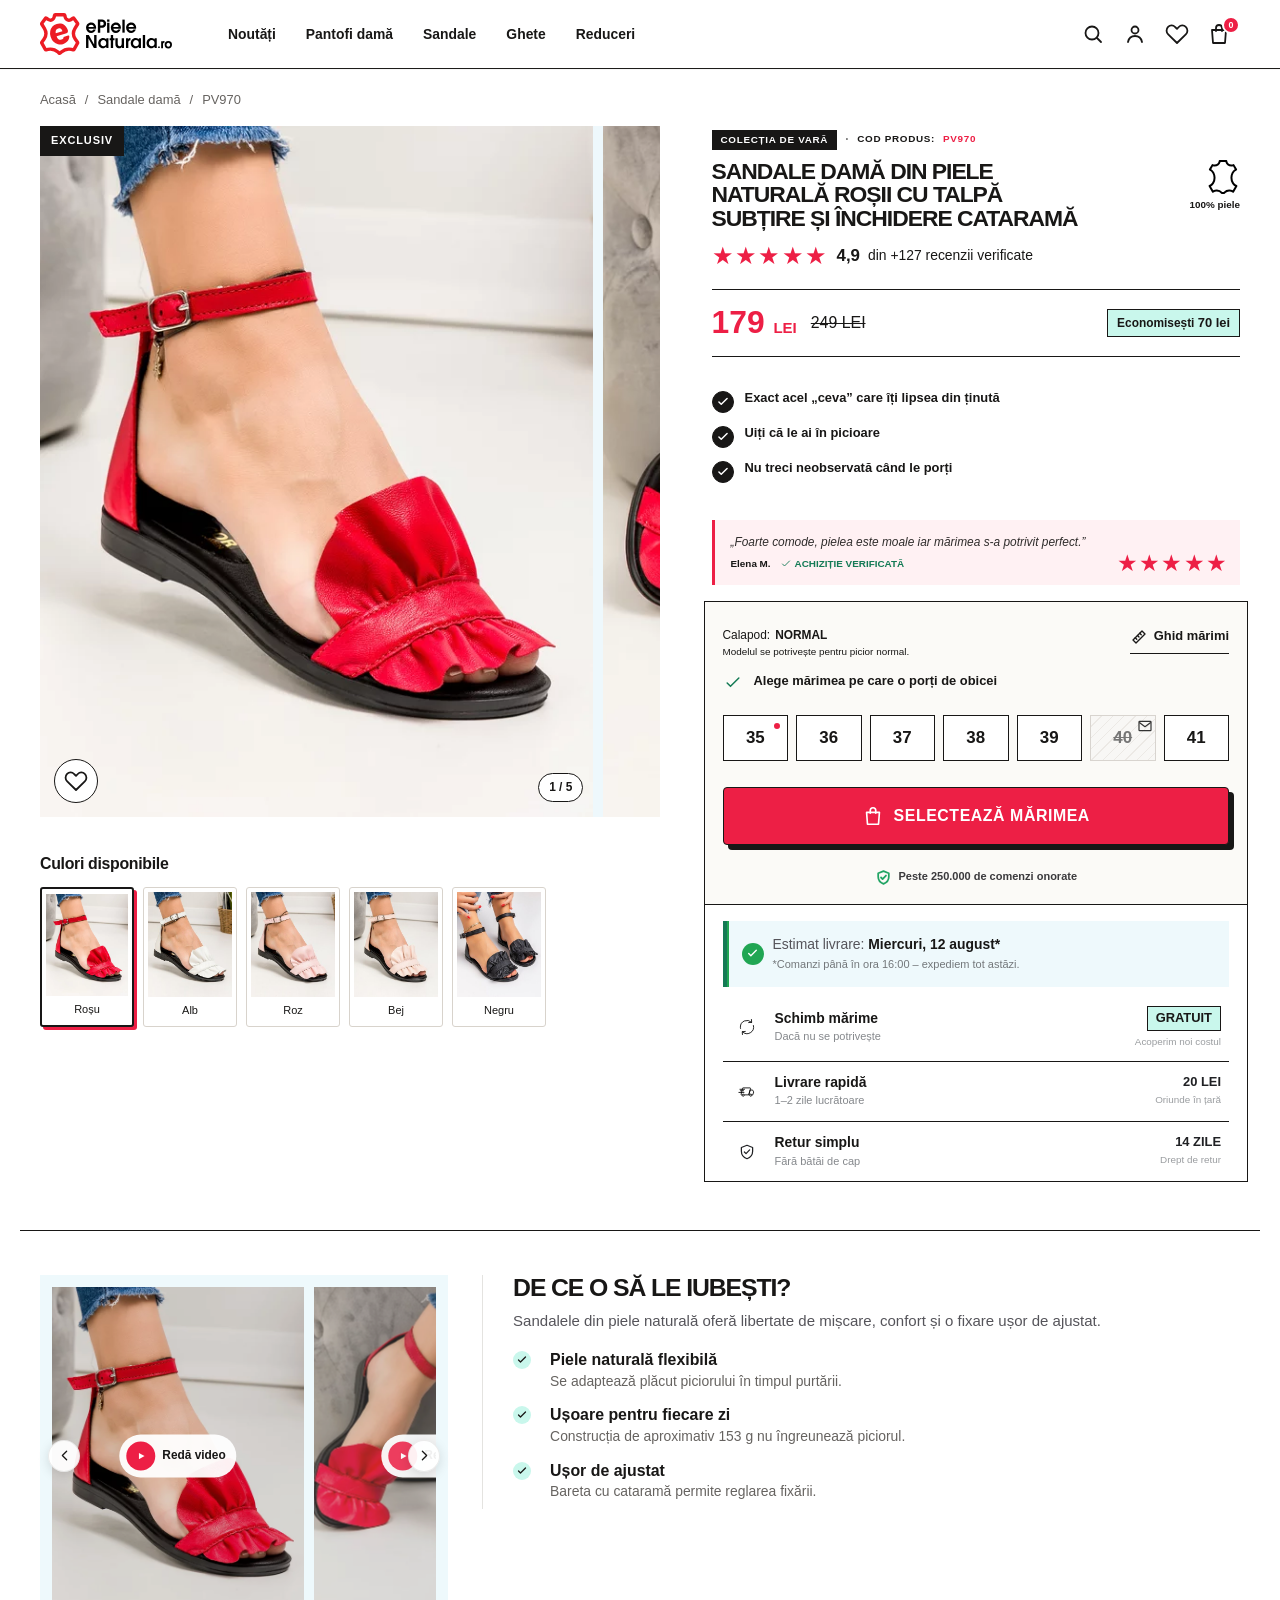
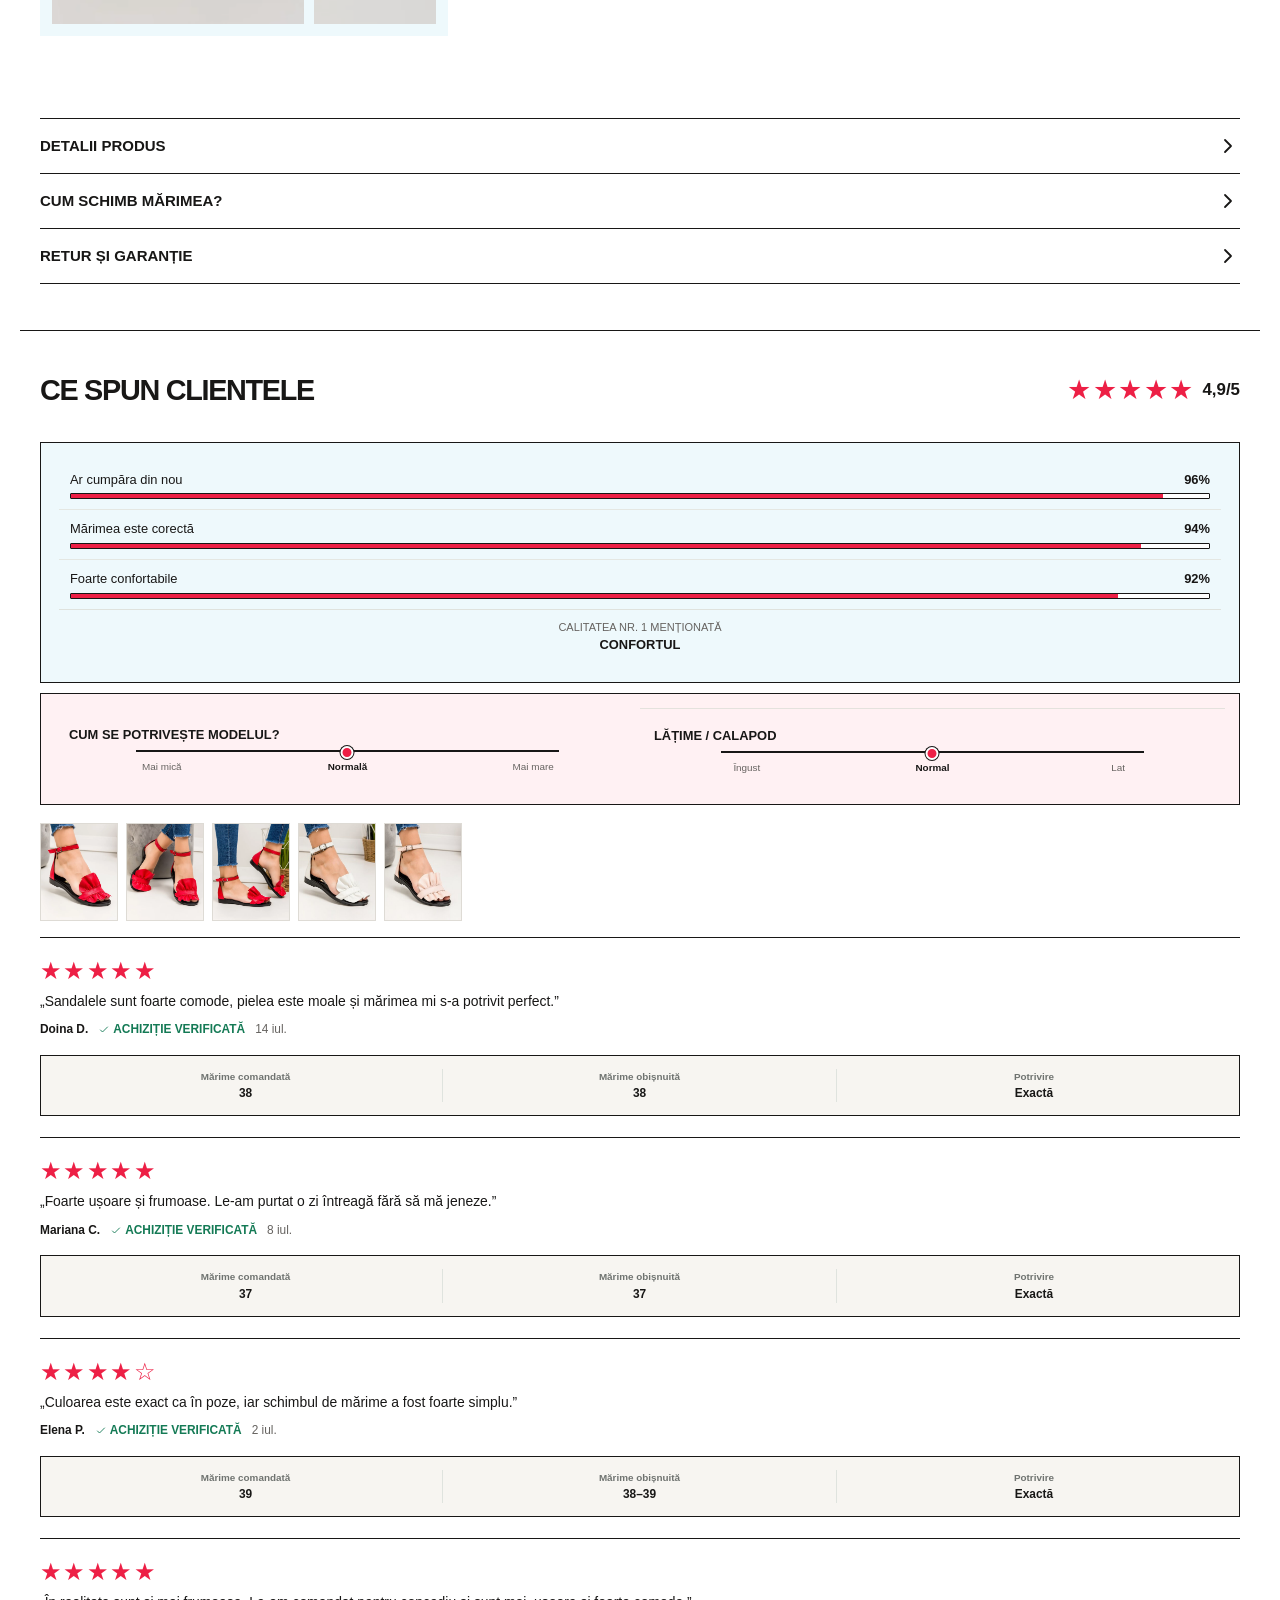
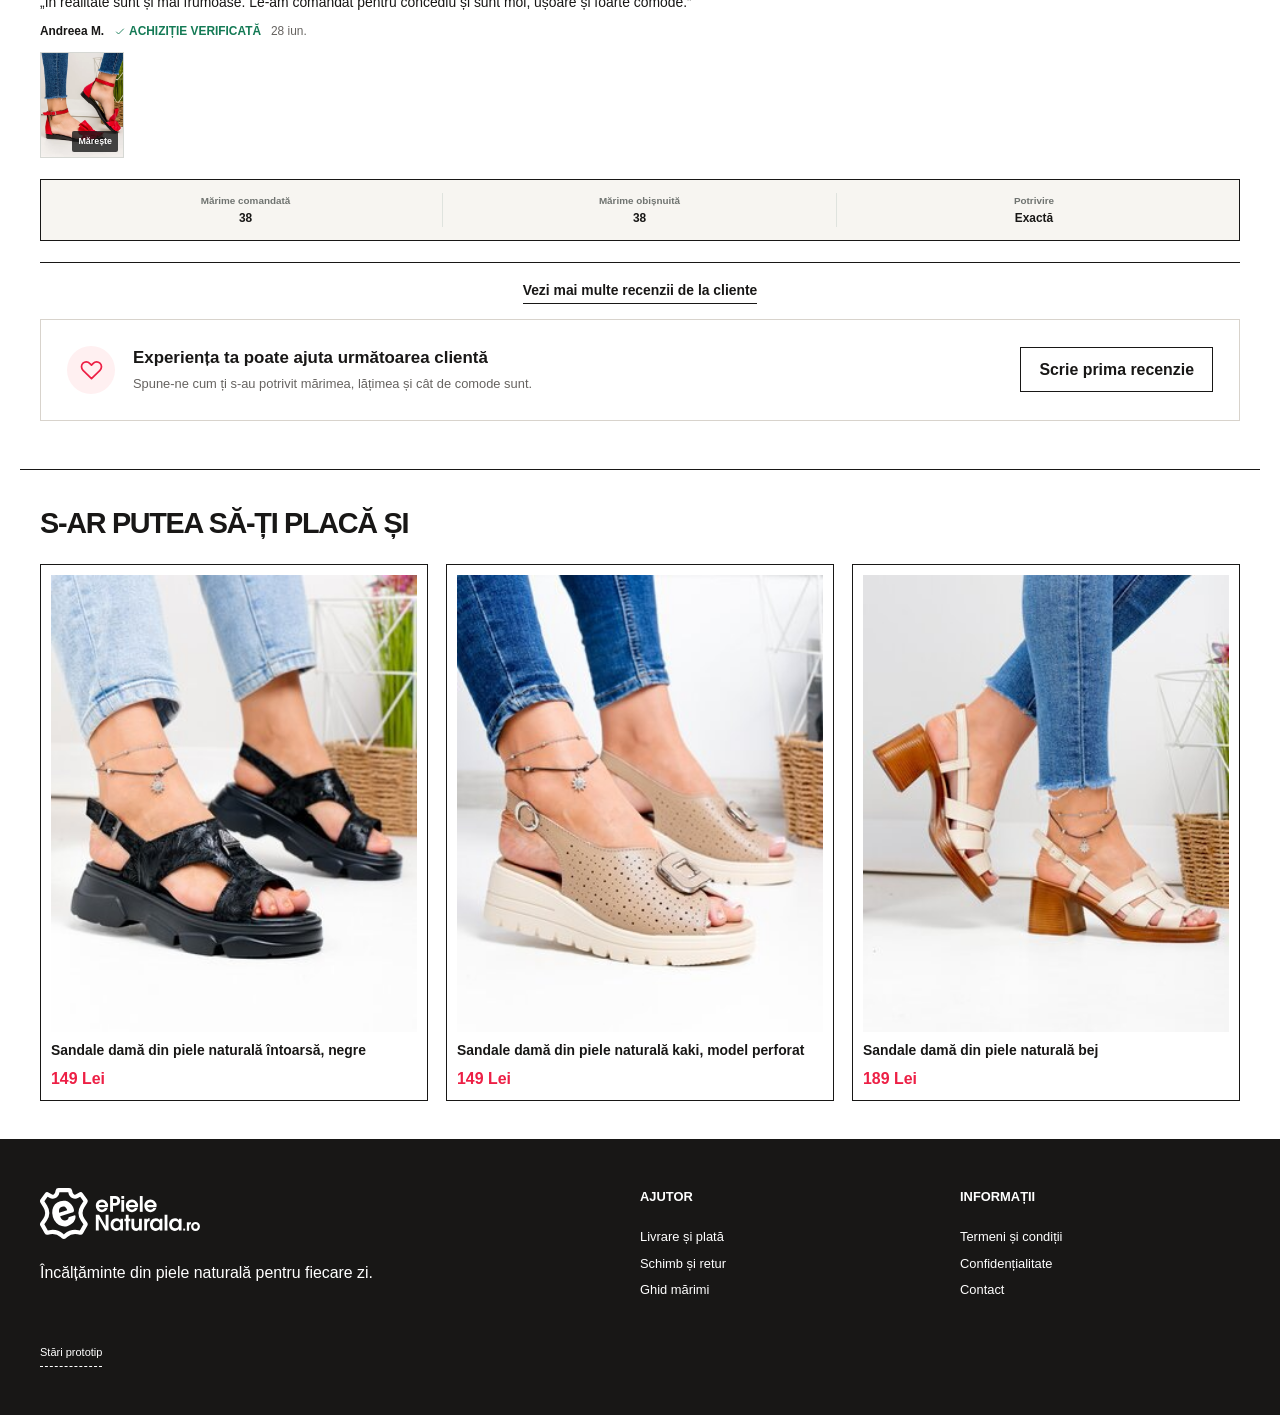
<file: index.html>
<!doctype html>
<html lang="ro">
<head>
  <meta charset="UTF-8" />
  <meta name="viewport" content="width=device-width, initial-scale=1, viewport-fit=cover" />
  <meta name="description" content="Prototip CRO mobile-first pentru pagina de produs ePieleNaturala.ro" />
  <title>Sandale damă din piele naturală roșii PV970 | ePieleNaturala — Varianta finală V1</title>
  <link rel="stylesheet" href="styles-modern.css?v=5.0" />
</head>
<body>
  <svg class="svg-defs" aria-hidden="true">
    <symbol id="i-menu" viewBox="0 0 24 24"><path d="M4 7h16M4 12h16M4 17h16"/></symbol>
    <symbol id="i-search" viewBox="0 0 24 24"><circle cx="11" cy="11" r="6.5"/><path d="m16 16 4 4"/></symbol>
    <symbol id="i-user" viewBox="0 0 24 24"><circle cx="12" cy="8" r="3.5"/><path d="M5 20c.8-4 3.1-6 7-6s6.2 2 7 6"/></symbol>
    <symbol id="i-heart" viewBox="0 0 24 24"><path d="M20.8 4.9c-2-2-5.1-1.9-7 .1L12 6.9 10.1 5c-1.9-2-5-2.1-7-.1-2.1 2.1-2 5.5.1 7.5L12 21l8.8-8.6c2.1-2 2.2-5.4 0-7.5Z"/></symbol>
    <symbol id="i-bag" viewBox="0 0 24 24"><path d="M5 8h14l-1 13H6L5 8Z"/><path d="M9 9V6a3 3 0 0 1 6 0v3"/></symbol>
    <symbol id="i-check" viewBox="0 0 24 24"><path d="m5 12 4 4L19 6"/></symbol>
    <symbol id="i-ruler" viewBox="0 0 24 24"><path d="m4 16 12-12 4 4L8 20l-4-4Z"/><path d="m13 7 2 2m-5 1 2 2m-5 1 2 2"/></symbol>
    <symbol id="i-truck" viewBox="0 0 24 24"><path d="M3 6h11v11H3V6Zm11 4h4l3 4v3h-7v-7Z"/><circle cx="7" cy="18" r="2"/><circle cx="18" cy="18" r="2"/></symbol>
    <symbol id="i-refresh" viewBox="0 0 24 24"><path d="M20 7v5h-5M4 17v-5h5"/><path d="M6.1 8a7 7 0 0 1 11.7-1.5L20 9M4 15l2.2 2.5A7 7 0 0 0 18 16"/></symbol>
    <symbol id="i-shield" viewBox="0 0 24 24"><path d="M12 3 4.5 6v5c0 4.8 2.8 8.2 7.5 10 4.7-1.8 7.5-5.2 7.5-10V6L12 3Z"/><path d="m8.5 12 2.2 2.2 4.8-5"/></symbol>
    <symbol id="i-chevron" viewBox="0 0 24 24"><path d="m9 6 6 6-6 6"/></symbol>
    <symbol id="i-play" viewBox="0 0 24 24"><path d="m9 7 9 5-9 5V7Z"/></symbol>
    <symbol id="i-x" viewBox="0 0 24 24"><path d="m5 5 14 14M19 5 5 19"/></symbol>
    <symbol id="i-mail" viewBox="0 0 24 24"><rect x="3" y="5" width="18" height="14" rx="1"/><path d="m4 7 8 6 8-6"/></symbol>
    <symbol id="i-info" viewBox="0 0 24 24"><circle cx="12" cy="12" r="9"/><path d="M12 11v6M12 7.5v.5"/></symbol>
    <symbol id="i-tag" viewBox="0 0 24 24"><path d="M3 12 12 3h7l2 2v7l-9 9-9-9Z"/><circle cx="16.5" cy="7.5" r="1"/></symbol>
    <symbol id="i-leather" viewBox="0 0 24 24"><path d="M8 3c1.5 1.6 6.5 1.6 8 0 .8 2.5.9 4.3 3 6-1.8 1.4-1.8 4.6 0 6-2.1 1.7-2.2 3.5-3 6-1.5-1.6-6.5-1.6-8 0-.8-2.5-.9-4.3-3-6 1.8-1.4 1.8-4.6 0-6 2.1-1.7 2.2-3.5 3-6Z"/></symbol>
    <symbol id="i-sun" viewBox="0 0 24 24"><circle cx="12" cy="12" r="4"/><path d="M12 2v3M12 19v3M2 12h3M19 12h3M5 5l2 2M17 17l2 2M19 5l-2 2M7 17l-2 2"/></symbol>
    <symbol id="i-feather" viewBox="0 0 24 24"><path d="M20 4c-6 0-11 3-14 9-1.4 2.8-1.5 5.4-1.5 7M5 18c3-3 7-6 12-9M7 15h5M10 11h5"/></symbol>
    <symbol id="i-buckle" viewBox="0 0 24 24"><path d="M7 3h10v18H7V3Z"/><path d="M10 7h7M10 12h4M10 17h7M7 12H4"/></symbol>
    <symbol id="i-palette" viewBox="0 0 24 24"><path d="M12 3a9 9 0 1 0 0 18h2.2c1.7 0 2.5-2.1 1.3-3.3-.8-.8-.2-2.2 1-2.2H19a2 2 0 0 0 2-2A10 10 0 0 0 12 3Z"/><circle cx="8" cy="9" r="1"/><circle cx="12" cy="7" r="1"/><circle cx="16" cy="10" r="1"/><circle cx="8" cy="14" r="1"/></symbol>
    <symbol id="i-code" viewBox="0 0 24 24"><path d="M8 5 5 19M16 5l-3 14M3 10h18M2 15h18"/></symbol>
  </svg>

  <a class="skip-link" href="#purchase">Sari la cumpărare</a>

  <header class="site-header">
    <div class="header-inner">
      <button class="icon-button menu-button js-open-menu" aria-label="Deschide meniul"><svg><use href="#i-menu"/></svg></button>
      <a class="brand" href="#" aria-label="ePieleNaturala, pagina principală">
        <img class="brand-logo" src="assets/epiele-logo-colored.svg" alt="ePieleNaturala.ro" />
      </a>
      <nav class="desktop-nav" aria-label="Navigație principală">
        <a href="#">Noutăți</a><a href="#">Pantofi damă</a><a href="#">Sandale</a><a href="#">Ghete</a><a href="#">Reduceri</a>
      </nav>
      <div class="header-actions">
        <button class="icon-button js-open-search" aria-label="Caută"><svg><use href="#i-search"/></svg></button>
        <button class="icon-button desktop-action" aria-label="Contul meu"><svg><use href="#i-user"/></svg></button>
        <button class="icon-button desktop-action" aria-label="Produse favorite"><svg><use href="#i-heart"/></svg></button>
        <button class="icon-button cart-button js-open-cart" aria-label="Coș, 0 produse"><svg><use href="#i-bag"/></svg><span class="cart-count">0</span></button>
      </div>
    </div>
  </header>

  <main>
    <div class="breadcrumbs"><a href="#">Acasă</a><span>/</span><a href="#">Sandale damă</a><span>/</span><span>PV970</span></div>

    <section class="product-layout" aria-label="Detalii produs">
      <div class="gallery-column">
        <div class="gallery" aria-roledescription="carusel" aria-label="Imagini produs">
          <div class="gallery-stage">
            <button class="favorite-button" aria-label="Adaugă la favorite" aria-pressed="false"><svg><use href="#i-heart"/></svg></button>
            <span class="gallery-badge">EXCLUSIV</span>
            <div class="gallery-track">
              <figure class="gallery-slide is-active" data-kind="image"><img src="assets/pv970-gallery-1.webp" alt="Sandale roșii PV970 purtate, vedere din lateral" fetchpriority="high" /></figure>
              <figure class="gallery-slide" data-kind="image"><img src="assets/pv970-gallery-2.webp" alt="Sandale roșii PV970 purtate, vedere frontală" loading="lazy" /></figure>
              <figure class="gallery-slide gallery-video" data-kind="video" data-video-slot="1">
                <img src="assets/pv970-gallery-3.webp" alt="Cadru de previzualizare video cu sandalele PV970 purtate" loading="lazy" />
                <button class="play-button" type="button" aria-label="Redă videoclipul demonstrativ"><svg><use href="#i-play"/></svg><span>Vezi produsul purtat</span></button>
                <small>Video produs · 0:12</small>
              </figure>
              <figure class="gallery-slide" data-kind="image"><img src="assets/pv970-gallery-3.webp" alt="Sandale roșii PV970 purtate din unghi lateral" loading="lazy" /></figure>
              <figure class="gallery-slide gallery-video gallery-flex-video" data-kind="video" data-video-slot="2" hidden><img src="assets/pv970-gallery-2.webp" alt="Video detaliu flexibilitate și piele" loading="lazy" /><button class="play-button" type="button"><svg><use href="#i-play"/></svg><span>Flexibilitate și piele</span></button><small>Video detaliu · 0:09</small></figure>
              <figure class="gallery-slide" data-kind="image"><img src="assets/pv970-gallery-3.webp" alt="Vedere din spate și lateral a sandalelor PV970" loading="lazy" /></figure>
              <figure class="gallery-slide gallery-video gallery-ugc-video" data-kind="video" data-video-slot="3" hidden><img src="assets/pv970-gallery-3.webp" alt="Video demonstrativ tip UGC" loading="lazy" /><button class="play-button" type="button"><svg><use href="#i-play"/></svg><span>Prezentare clientă</span></button><small>Video UGC · 0:18</small></figure>
            </div>
            <button class="gallery-arrow gallery-prev" aria-label="Imaginea anterioară"><svg><use href="#i-chevron"/></svg></button>
            <button class="gallery-arrow gallery-next" aria-label="Imaginea următoare"><svg><use href="#i-chevron"/></svg></button>
            <div class="gallery-counter" aria-live="polite"><span id="galleryCurrent">1</span> / <span id="galleryTotal">5</span></div>
          </div>
          <div class="colors-block desktop-colors">
            <div class="section-label"><h2>Culori disponibile</h2></div>
            <div class="color-options" role="radiogroup" aria-label="Culoare">
              <button class="color-option is-active" role="radio" aria-checked="true" data-name="Roșu" data-title="roșii" data-image="assets/pv970-gallery-1.webp" data-gallery-images="assets/pv970-gallery-1.webp|assets/pv970-gallery-2.webp|assets/pv970-gallery-3.webp|assets/pv970-gallery-3.webp|assets/pv970-gallery-2.webp|assets/pv970-gallery-3.webp|assets/pv970-gallery-3.webp"><img src="assets/pv970-gallery-1.webp" alt="Roșu" /><span>Roșu</span></button>
              <button class="color-option" role="radio" aria-checked="false" data-name="Alb" data-title="albe" data-image="assets/product-2.jpg"><img src="assets/product-2.jpg" alt="Alb" /><span>Alb</span></button>
              <button class="color-option" role="radio" aria-checked="false" data-name="Roz" data-title="roz" data-image="assets/product-3.jpg"><img src="assets/product-3.jpg" alt="Roz" /><span>Roz</span></button>
              <button class="color-option" role="radio" aria-checked="false" data-name="Bej" data-title="bej" data-image="assets/product-4.jpg"><img src="assets/product-4.jpg" alt="Bej" /><span>Bej</span></button>
              <button class="color-option" role="radio" aria-checked="false" data-name="Negru" data-title="negre" data-image="assets/product-5.jpg"><img src="assets/product-5.jpg" alt="Negru" /><span>Negru</span></button>
            </div>
          </div>
        </div>
      </div>

      <div class="purchase-column" id="purchase">
        <div class="product-heading">
          <div class="eyebrow">
            <span class="collection-badge">Colecția de vară</span>
            <span class="eyebrow-separator" aria-hidden="true">·</span>
            <span class="product-code-label">Cod produs:</span>
            <span class="product-code-value">PV970</span>
          </div>
          <div class="product-title-row">
            <h1>Sandale damă din piele naturală <span id="titleColor">roșii</span> cu talpă subțire și închidere cataramă</h1>
            <div class="product-leather-mark" aria-label="Material exterior: 100% piele naturală"><img src="assets/leather-black.svg" alt="" aria-hidden="true" /><span>100% piele</span></div>
          </div>
          <button class="rating-link" data-scroll="reviews" aria-label="Mergi la recenzii">
            <span class="stars" aria-hidden="true">★★★★★</span>
            <strong>4,9</strong><span>din +127 recenzii verificate</span>
          </button>
        </div>

        <div class="price-block">
          <div class="price-line"><strong>179 <small>LEI</small></strong><del>249 LEI</del><p class="savings-line">Economisești <b>70 lei</b></p></div>
        </div>

        <div class="colors-block purchase-colors">
          <div class="section-label"><h2>Culori disponibile</h2></div>
          <div class="color-options" role="radiogroup" aria-label="Culoare">
            <button class="color-option is-active" role="radio" aria-checked="true" data-name="Roșu" data-title="roșii" data-image="assets/pv970-gallery-1.webp" data-gallery-images="assets/pv970-gallery-1.webp|assets/pv970-gallery-2.webp|assets/pv970-gallery-3.webp|assets/pv970-gallery-3.webp|assets/pv970-gallery-2.webp|assets/pv970-gallery-3.webp|assets/pv970-gallery-3.webp"><img src="assets/pv970-gallery-1.webp" alt="Roșu" /><span>Roșu</span></button>
            <button class="color-option" role="radio" aria-checked="false" data-name="Alb" data-title="albe" data-image="assets/product-2.jpg"><img src="assets/product-2.jpg" alt="Alb" /><span>Alb</span></button>
            <button class="color-option" role="radio" aria-checked="false" data-name="Roz" data-title="roz" data-image="assets/product-3.jpg"><img src="assets/product-3.jpg" alt="Roz" /><span>Roz</span></button>
            <button class="color-option" role="radio" aria-checked="false" data-name="Bej" data-title="bej" data-image="assets/product-4.jpg"><img src="assets/product-4.jpg" alt="Bej" /><span>Bej</span></button>
            <button class="color-option" role="radio" aria-checked="false" data-name="Negru" data-title="negre" data-image="assets/product-5.jpg"><img src="assets/product-5.jpg" alt="Negru" /><span>Negru</span></button>
          </div>
        </div>

        <div class="material-proof"><span class="leather-shape">100%</span><p><strong>Piele naturală</strong><small>Exterior confirmat în fișa produsului</small></p></div>

        <div class="quick-benefits" aria-label="Beneficii produs">
          <div><span class="benefit-icon"><svg><use href="#i-check"/></svg></span><p><strong>Exact acel „ceva” care îți lipsea din ținută</strong></p></div>
          <div><span class="benefit-icon"><svg><use href="#i-check"/></svg></span><p><strong>Uiți că le ai în picioare</strong></p></div>
          <div><span class="benefit-icon"><svg><use href="#i-check"/></svg></span><p><strong>Nu treci neobservată când le porți</strong></p></div>
        </div>

        <div class="compact-testimonial">
          <span class="stars" aria-hidden="true">★★★★★</span>
          <p>„Foarte comode, pielea este moale iar mărimea s-a potrivit perfect.”</p>
          <footer><strong>Elena M.</strong><span><svg><use href="#i-check"/></svg>Achiziție verificată</span></footer>
        </div>

        <div class="buy-area">
          <div class="size-heading size-heading-fit-row"><div class="width-fit"><span>Calapod:</span><b>NORMAL</b><small>Modelul se potrivește pentru picior normal.</small></div><button class="text-button open-size-guide"><svg><use href="#i-ruler"/></svg>Ghid mărimi</button></div>

          <div class="fit-guidance" data-fit="standard">
            <svg><use href="#i-check"/></svg>
            <div><strong>Alege mărimea pe care o porți de obicei</strong></div>
            <em hidden>MĂRIME DECALATĂ</em>
          </div>

          <div class="size-grid" role="radiogroup" aria-label="Mărime">
            <button role="radio" aria-checked="false" data-size="35">35</button>
            <button role="radio" aria-checked="false" data-size="36">36</button>
            <button role="radio" aria-checked="false" data-size="37">37</button>
            <button role="radio" aria-checked="false" data-size="38">38</button>
            <button role="radio" aria-checked="false" data-size="39">39</button>
            <button type="button" role="button" data-stock-alert data-size-label="40" aria-haspopup="dialog" aria-label="Mărimea 40 este indisponibilă. Anunță-mă când revine în stoc"><b>40</b><svg aria-hidden="true"><use href="#i-mail"/></svg></button>
            <button role="radio" aria-checked="false" data-size="41">41</button>
          </div>
          <p class="size-stock-note" aria-live="polite" hidden><span aria-hidden="true"></span>Ultimele bucăți în stoc la această mărime</p>
          <p class="size-error" role="alert">Te rugăm să alegi mărimea.</p>

          <button class="add-to-cart" type="button"><svg><use href="#i-bag"/></svg><span class="cta-copy">SELECTEAZĂ MĂRIMEA</span><span class="spinner" aria-hidden="true"></span></button>

          <div class="store-trust"><svg><use href="#i-shield"/></svg><strong>Peste 250.000 de comenzi onorate</strong></div>
          <div class="purchase-trust">
            <div class="delivery-card"><span class="delivery-check"><svg><use href="#i-check"/></svg></span><p><span>Estimat livrare: <strong>Miercuri, 12 august*</strong></span><small>*Comanzi până în ora 16:00 – expediem tot astăzi.</small></p></div>
            <div class="service-row is-free"><img class="service-icon" src="assets/return.svg" alt="" aria-hidden="true" /><p><strong>Schimb mărime</strong><small>Dacă nu se potrivește</small></p><aside><strong>GRATUIT</strong><small>Acoperim noi costul</small></aside></div>
            <div class="service-row delivery-service-row"><img class="service-icon" src="assets/delivery.svg" alt="" aria-hidden="true" /><p><strong>Livrare rapidă</strong><small>1–2 zile lucrătoare</small></p><aside><strong>20 LEI</strong><small>Oriunde în țară</small></aside></div>
            <div class="service-row"><svg><use href="#i-shield"/></svg><p><strong>Retur simplu</strong><small>Fără bătăi de cap</small></p><aside><strong>14 ZILE</strong><small>Drept de retur</small></aside></div>
          </div>
        </div>

      </div>
    </section>

    <div class="desktop-product-story">
    <section class="reality-video content-section">
      <div class="story-video-carousel" role="region" aria-roledescription="carusel" aria-label="Videoclipuri produs">
        <div class="story-video-slides" aria-live="polite">
          <div class="video-frame story-video-slide is-active" data-story-video="0" aria-label="Videoclipul 1 din 3">
            <img src="assets/pv970-gallery-1.webp" alt="Previzualizare video cu sandalele purtate" loading="lazy" />
            <button class="play-button" aria-label="Redă primul videoclip"><svg><use href="#i-play"/></svg><span>Redă video</span></button>
          </div>
          <div class="video-frame story-video-slide" data-story-video="1" aria-label="Videoclipul 2 din 3">
            <img src="assets/pv970-gallery-2.webp" alt="Previzualizare video cu flexibilitatea sandalelor" loading="lazy" />
            <button class="play-button" aria-label="Redă al doilea videoclip"><svg><use href="#i-play"/></svg><span>Redă video</span></button>
          </div>
          <div class="video-frame story-video-slide" data-story-video="2" aria-label="Videoclipul 3 din 3">
            <img src="assets/pv970-gallery-3.webp" alt="Previzualizare video cu detaliile sandalelor" loading="lazy" />
            <button class="play-button" aria-label="Redă al treilea videoclip"><svg><use href="#i-play"/></svg><span>Redă video</span></button>
          </div>
        </div>
        <button class="story-video-arrow story-video-prev" type="button" aria-label="Videoclipul anterior"><svg><use href="#i-chevron"/></svg></button>
        <button class="story-video-arrow story-video-next" type="button" aria-label="Videoclipul următor"><svg><use href="#i-chevron"/></svg></button>
      </div>
    </section>

    <section class="love-section content-section">
      <div class="section-intro"><h2>De ce o să le iubești?</h2><p>Sandalele din piele naturală oferă libertate de mișcare, confort și o fixare ușor de ajustat.</p></div>
      <div class="love-grid">
        <article><span><svg><use href="#i-check"/></svg></span><h3>Piele naturală flexibilă</h3><p>Se adaptează plăcut piciorului în timpul purtării.</p></article>
        <article><span><svg><use href="#i-check"/></svg></span><h3>Ușoare pentru fiecare zi</h3><p>Construcția de aproximativ 153 g nu îngreunează piciorul.</p></article>
        <article><span><svg><use href="#i-check"/></svg></span><h3>Ușor de ajustat</h3><p>Bareta cu cataramă permite reglarea fixării.</p></article>
      </div>
    </section>

    <section class="info-section content-section" aria-label="Informații suplimentare">
      <div class="accordion product-details-accordion">
        <button class="accordion-trigger" aria-expanded="false"><span>Detalii produs</span><svg><use href="#i-chevron"/></svg></button>
        <div class="accordion-panel" hidden>
          <dl class="spec-list">
            <div><img src="assets/price-tag.png" alt="" aria-hidden="true" /><dt>Categorie</dt><dd>Sandale damă</dd></div><div><img src="assets/leather.png" alt="" aria-hidden="true" /><dt>Material exterior</dt><dd>100% piele naturală</dd></div>
            <div><img src="assets/sun.png" alt="" aria-hidden="true" /><dt>Sezon</dt><dd>Primăvară / Vară</dd></div><div><img src="assets/ruler.png" alt="" aria-hidden="true" /><dt>Înălțime talpă</dt><dd>1,5 cm</dd></div>
            <div><img src="assets/feather.png" alt="" aria-hidden="true" /><dt>Greutate</dt><dd>Aprox. 153 g</dd></div><div><img src="assets/zipper.png" alt="" aria-hidden="true" /><dt>Închidere</dt><dd>Cataramă</dd></div>
            <div><img src="assets/temperature-v1.png" alt="" aria-hidden="true" /><dt>Interior</dt><dd>Nu este căptușit</dd></div><div><svg><use href="#i-code"/></svg><dt>Cod produs</dt><dd>PV970</dd></div>
          </dl>
        </div>
      </div>

      <div class="accordion" id="exchange">
        <button class="accordion-trigger" aria-expanded="false"><span>Cum schimb mărimea?</span><svg><use href="#i-chevron"/></svg></button>
        <div class="accordion-panel" hidden>
          <div class="exchange-copy">
            <div class="exchange-lead"><img src="assets/return.svg" alt="" aria-hidden="true" /><div><strong>Schimbul de mărime este gratuit</strong><p>Ai nevoie de altă mărime, model sau culoare? Rezolvăm totul pe cheltuiala noastră, în 3 pași simpli.</p></div></div>
            <ol class="exchange-step-cards">
              <li><b>1</b><p><strong>Ridicăm produsul:</strong><span>Trimitem noi curierul la tine să preia coletul.</span></p></li>
              <li><b>2</b><p><strong>Verificăm:</strong><span>Imediat ce ajunge la noi, ne asigurăm că produsul este în stare perfectă.</span></p></li>
              <li><b>3</b><p><strong>Expediem:</strong><span>Îți trimitem noua mărime dorită.</span></p></li>
            </ol>
            <p class="exchange-note">Tu nu ai nimic de plătit, doar să ai puțină răbdare cât timp coletele sunt pe drum.</p>
            <a class="exchange-more" href="#">Citește mai multe detalii</a>
          </div>
        </div>
      </div>

      <div class="accordion">
        <button class="accordion-trigger" aria-expanded="false"><span>Retur și garanție</span><svg><use href="#i-chevron"/></svg></button>
        <div class="accordion-panel" hidden>
          <div class="return-warranty-copy">
            <section>
              <h3 class="policy-section-title"><span>Retur</span></h3>
              <div class="return-warranty-lead"><img src="assets/return.svg" alt="" aria-hidden="true" /><div><strong>Retur simplu în 14 zile</strong><p>Nu ești 100% mulțumit? Nicio problemă. Poți returna produsul fără explicații suplimentare, iar noi îți returnăm integral banii pe produs.</p></div></div>
              <h4>Cum vrei să ajungă coletul la noi?</h4>
              <ol class="return-step-cards">
                <li class="is-recommended"><b>1</b><p><strong>Varianta Comodă</strong><em class="recommendation-badge">Recomandat</em><span>Trimitem noi curierul să ridice coletul de la tine. Costul transportului este de 20 Lei și se va scădea automat din suma pe care ți-o returnăm. Nu trebuie să plătești nimic pe loc.</span></p></li>
                <li><b>2</b><p><strong>Varianta Ta:</strong><span>Poți trimite coletul prin orice curier dorești. În acest caz, tu achiți transportul direct la ei la predare, iar noi îți virăm în cont suma completă a produsului.</span></p></li>
              </ol>
              <p class="return-note">Notă: Taxa de transport plătită la comanda inițială nu se returnează.</p>
            </section>
            <section>
              <h3 class="policy-section-title"><span>Garanție</span></h3>
              <div class="return-warranty-lead"><svg><use href="#i-shield"/></svg><div><strong>Garanție legală de conformitate</strong><p>Vrem să porți produsele noastre mult timp. Ești acoperită pentru orice problemă care ține de producție.</p></div></div>
              <h4>Important de știut:</h4>
              <p>Garanția este valabilă doar dacă produsul a fost folosit și îngrijit conform instrucțiunilor. Aceasta nu acoperă:</p>
              <ol class="return-step-cards warranty-exclusions">
                <li><b>1</b><p>Deteriorări fizice provocate de tine (zgârieturi, rupturi, pete).</p></li>
                <li><b>2</b><p>Uzura normală în urma purtării sau spălării necorespunzătoare.</p></li>
                <li><b>3</b><p>Modificări făcute asupra produsului de către terți.</p></li>
              </ol>
              <p class="warranty-resolution">Orice solicitare fondată se rezolvă într-un termen rezonabil, de cel mult 15 zile calendaristice.</p>
              <a class="return-more" href="#">Citește mai multe detalii</a>
            </section>
          </div>
        </div>
      </div>

    </section>
    </div>

    <section class="reviews-section content-section" id="reviews">
      <div class="reviews-heading">
        <div class="section-intro"><h2>Ce spun clientele</h2></div>
        <div class="rating-summary"><span class="stars">★★★★★</span><strong>4,9/5</strong></div>
      </div>

      <div class="reviews-populated">
        <div class="review-metrics">
          <div class="review-progress" style="--score:96%"><span>Ar cumpăra din nou</span><strong>96%</strong><i><b></b></i></div>
          <div class="review-progress" style="--score:94%"><span>Mărimea este corectă</span><strong>94%</strong><i><b></b></i></div>
          <div class="review-progress" style="--score:92%"><span>Foarte confortabile</span><strong>92%</strong><i><b></b></i></div>
          <div class="review-quality"><small>Calitatea nr. 1 menționată</small><strong>CONFORTUL</strong></div>
        </div>

        <div class="fit-feedback">
          <div><strong>Cum se potrivește modelul?</strong><div class="fit-scale"><span>Mai mică</span><span class="is-selected">Normală</span><span>Mai mare</span></div></div>
          <div><strong>Lățime / calapod</strong><div class="fit-scale"><span>Îngust</span><span class="is-selected">Normal</span><span>Lat</span></div></div>
        </div>

        <div class="customer-photo-carousel" aria-label="Fotografii adăugate de cliente">
          <div class="customer-photo-track">
            <button type="button" data-customer-photo="0" aria-label="Deschide fotografia și recenzia Doinei"><img src="assets/pv970-gallery-1.webp" alt="Sandalele roșii purtate de Doina" loading="lazy" /></button>
            <button type="button" data-customer-photo="1" aria-label="Deschide fotografia și recenzia Marianei"><img src="assets/pv970-gallery-2.webp" alt="Sandalele roșii fotografiate de Mariana" loading="lazy" /></button>
            <button type="button" data-customer-photo="2" aria-label="Deschide fotografia și recenzia Elenei"><img src="assets/pv970-gallery-3.webp" alt="Detaliu cu sandalele roșii purtate de Elena" loading="lazy" /></button>
            <button type="button" data-customer-photo="3" aria-label="Deschide fotografia și recenzia Andreei"><img src="assets/product-2.jpg" alt="Fotografie trimisă de Andreea" loading="lazy" /></button>
            <button type="button" data-customer-photo="4" aria-label="Deschide fotografia și recenzia Ioanei"><img src="assets/product-4.jpg" alt="Sandalele purtate, fotografie de Ioana" loading="lazy" /></button>
          </div>
        </div>

        <div class="individual-reviews">
          <article class="customer-review"><span class="stars">★★★★★</span><p>„Sandalele sunt foarte comode, pielea este moale și mărimea mi s-a potrivit perfect.”</p><footer><strong>Doina D.</strong><span><svg><use href="#i-check"/></svg>Achiziție verificată</span><time>14 iul.</time></footer><dl><div><dt>Mărime comandată</dt><dd>38</dd></div><div><dt>Mărime obișnuită</dt><dd>38</dd></div><div><dt>Potrivire</dt><dd>Exactă</dd></div></dl></article>
          <article class="customer-review"><span class="stars">★★★★★</span><p>„Foarte ușoare și frumoase. Le-am purtat o zi întreagă fără să mă jeneze.”</p><footer><strong>Mariana C.</strong><span><svg><use href="#i-check"/></svg>Achiziție verificată</span><time>8 iul.</time></footer><dl><div><dt>Mărime comandată</dt><dd>37</dd></div><div><dt>Mărime obișnuită</dt><dd>37</dd></div><div><dt>Potrivire</dt><dd>Exactă</dd></div></dl></article>
          <article class="customer-review"><span class="stars">★★★★☆</span><p>„Culoarea este exact ca în poze, iar schimbul de mărime a fost foarte simplu.”</p><footer><strong>Elena P.</strong><span><svg><use href="#i-check"/></svg>Achiziție verificată</span><time>2 iul.</time></footer><dl><div><dt>Mărime comandată</dt><dd>39</dd></div><div><dt>Mărime obișnuită</dt><dd>38–39</dd></div><div><dt>Potrivire</dt><dd>Exactă</dd></div></dl></article>
          <article class="customer-review"><span class="stars">★★★★★</span><p>„În realitate sunt și mai frumoase. Le-am comandat pentru concediu și sunt moi, ușoare și foarte comode.”</p><footer><strong>Andreea M.</strong><span><svg><use href="#i-check"/></svg>Achiziție verificată</span><time>28 iun.</time></footer><div class="review-photos"><button class="review-photo-thumb" type="button" data-full="assets/pv970-gallery-3.webp" aria-label="Mărește fotografia adăugată de Andreea M."><img src="assets/pv970-gallery-3.webp" alt="Sandalele roșii purtate de clientă" loading="lazy" /><span>Mărește</span></button></div><dl><div><dt>Mărime comandată</dt><dd>38</dd></div><div><dt>Mărime obișnuită</dt><dd>38</dd></div><div><dt>Potrivire</dt><dd>Exactă</dd></div></dl></article>
        </div>
        <button class="load-reviews" type="button">Vezi mai multe recenzii de la cliente</button>
      </div>

      <div class="reviews-empty-state" hidden>
        <div class="reviews-empty-icon"><svg><use href="#i-heart"/></svg></div>
        <div><h3>Experiența ta poate ajuta următoarea clientă</h3><p>Spune-ne cum ți s-au potrivit mărimea, lățimea și cât de comode sunt.</p></div>
        <button class="secondary-button js-write-review">Scrie prima recenzie</button>
      </div>

    </section>

    <section class="recommendations content-section">
      <div class="section-intro"><h2>S-ar putea să-ți placă și</h2></div>
      <div class="product-cards">
        <article><a href="#"><img src="assets/similar-1.jpg" alt="Sandale negre din piele naturală întoarsă" loading="lazy" /><span>Sandale damă din piele naturală întoarsă, negre</span></a><div class="card-price"><strong>149 Lei</strong></div></article>
        <article><a href="#"><img src="assets/similar-2.jpg" alt="Sandale kaki din piele naturală" loading="lazy" /><span>Sandale damă din piele naturală kaki, model perforat</span></a><div class="card-price"><strong>149 Lei</strong></div></article>
        <article><a href="#"><img src="assets/similar-3.jpg" alt="Sandale bej din piele naturală" loading="lazy" /><span>Sandale damă din piele naturală bej</span></a><div class="card-price"><strong>189 Lei</strong></div></article>
      </div>
    </section>

  </main>

  <footer>
    <div class="footer-brand"><a class="brand" href="#" aria-label="ePieleNaturala, pagina principală"><img class="brand-logo" src="assets/epiele-logo-colored.svg" alt="ePieleNaturala.ro" /></a><p>Încălțăminte din piele naturală pentru fiecare zi.</p></div>
    <div><h3>Ajutor</h3><a href="#">Livrare și plată</a><a href="#">Schimb și retur</a><a href="#">Ghid mărimi</a></div>
    <div><h3>Informații</h3><a href="#">Termeni și condiții</a><a href="#">Confidențialitate</a><a href="#">Contact</a></div>
    <button class="prototype-trigger">Stări prototip</button>
  </footer>

  <div class="sticky-buy" aria-hidden="true">
    <div class="sticky-size">
      <button class="sticky-size-trigger" type="button" aria-expanded="false" aria-controls="stickySizeMenu"><span><small>Mărime</small><strong class="sticky-size-value">Alege</strong></span><svg><use href="#i-chevron"/></svg></button>
      <div class="sticky-size-menu" id="stickySizeMenu" role="listbox" aria-label="Alege mărimea" hidden><button type="button" role="option" aria-selected="false" data-sticky-size="35">35</button><button type="button" role="option" aria-selected="false" data-sticky-size="36">36</button><button type="button" role="option" aria-selected="false" data-sticky-size="37">37</button><button type="button" role="option" aria-selected="false" data-sticky-size="38">38</button><button type="button" role="option" aria-selected="false" data-sticky-size="39">39</button><button type="button" data-stock-alert data-size-label="40" aria-haspopup="dialog">40 <span><small>indisponibilă</small><svg aria-hidden="true"><use href="#i-mail"/></svg></span></button><button type="button" role="option" aria-selected="false" data-sticky-size="41">41</button></div>
      <select id="stickySize" aria-hidden="true" tabindex="-1" hidden><option value="">Alege</option><option value="35">35</option><option value="36">36</option><option value="37">37</option><option value="38">38</option><option value="39">39</option><option value="40" disabled>40 — indisponibilă</option><option value="41">41</option></select>
    </div>
    <button class="sticky-cta">SELECTEAZĂ MĂRIMEA</button>
  </div>

  <div class="drawer-backdrop" hidden></div>
  <aside class="nav-drawer ui-drawer" aria-hidden="true" aria-label="Meniu">
    <div class="drawer-header"><strong>Meniu</strong><button class="drawer-close" aria-label="Închide meniul"><svg><use href="#i-x"/></svg></button></div>
    <nav><a href="#">Noutăți</a><a href="#">Pantofi damă</a><a href="#">Sandale</a><a href="#">Ghete</a><a href="#">Reduceri</a></nav>
    <div class="drawer-help"><svg><use href="#i-refresh"/></svg><span>Primul schimb de mărime este gratuit</span></div>
  </aside>

  <aside class="search-drawer ui-drawer" aria-hidden="true" aria-label="Căutare">
    <div class="drawer-header"><strong>Caută produse</strong><button class="drawer-close" aria-label="Închide căutarea"><svg><use href="#i-x"/></svg></button></div>
    <form class="search-form"><label for="siteSearch">Ce cauți?</label><div><input id="siteSearch" type="search" placeholder="Ex: sandale roșii" autocomplete="off" /><button type="submit" aria-label="Caută"><svg><use href="#i-search"/></svg></button></div></form>
    <div class="search-suggestions"><span>Căutări populare</span><button>Sandale damă</button><button>Pantofi din piele</button><button>Reduceri</button></div>
  </aside>

  <aside class="cart-drawer ui-drawer" aria-hidden="true" aria-label="Coșul meu">
    <div class="drawer-header"><strong class="cart-title">Coșul meu</strong><button class="drawer-close" aria-label="Închide coșul"><svg><use href="#i-x"/></svg></button></div>
    <div class="cart-shipping-goal-banner" hidden><div class="cart-shipping-goal-copy"><img src="assets/delivery.svg" alt="" aria-hidden="true" /><p>Mai adaugă <strong>120 Lei</strong> pentru livrare gratuită.</p></div><div class="cart-shipping-goal-meter"><small>0 Lei</small><i aria-hidden="true"><u></u></i><small>300 Lei</small></div></div>
    <div class="cart-products" hidden></div>
    <div class="cart-empty-state" hidden>
      <svg aria-hidden="true"><use href="#i-bag"/></svg>
      <strong>Coșul tău este gol</strong>
      <p>Descoperă recomandările noastre și alege perechea potrivită.</p>
    </div>
    <div class="cart-total" hidden>
      <p class="cart-grand-total"><span class="cart-total-label">TOTAL<small class="cart-total-meta">Include cost transport 20 Lei</small></span><span class="cart-total-values"><span class="cart-total-original"><del class="cart-total-original-value">269</del> Lei</span><strong class="cart-total-current">199 Lei</strong></span></p>
      <p class="cart-total-benefit"><span aria-hidden="true">✓</span><strong>Economisești <b class="cart-total-saving-value">70 Lei</b></strong><span class="cart-total-free-benefit">+ <b>LIVRARE GRATUITĂ</b></span></p>
    </div>
    <div class="cart-urgency" hidden><strong>Produsele din coș nu sunt rezervate.</strong><span>Finalizează comanda pentru a nu pierde <strong>mărimea aleasă</strong>.</span></div>
    <button class="checkout-button" hidden>FINALIZEAZĂ COMANDA <span aria-hidden="true">→</span></button>
    <button class="cart-continue" type="button" hidden>Continuă cumpărăturile</button>
    <section class="cart-upsell" hidden aria-label="Produse recomandate">
      <div class="cart-upsell-head"><strong>S-ar putea să-ți placă și</strong><div><button type="button" class="cart-carousel-prev" aria-label="Produsul recomandat anterior">←</button><button type="button" class="cart-carousel-next" aria-label="Următorul produs recomandat">→</button></div></div>
      <div class="cart-upsell-track">
        <article><img src="assets/similar-1.jpg" alt="Sandale negre din piele naturală" /><strong>Sandale negre din piele naturală</strong><span>149 Lei</span><button type="button" data-upsell-action>ADAUGĂ ÎN COȘ</button></article>
        <article><img src="assets/similar-2.jpg" alt="Sandale bej din piele naturală" /><strong>Sandale bej cu talpă confort</strong><span>169 Lei</span><button type="button" data-upsell-action>ADAUGĂ ÎN COȘ</button></article>
        <article><img src="assets/similar-3.jpg" alt="Sandale din piele naturală kaki" /><strong>Sandale kaki din piele naturală</strong><span>149 Lei</span><button type="button" data-upsell-action>ADAUGĂ ÎN COȘ</button></article>
      </div>
    </section>
  </aside>

  <div class="modal-backdrop" hidden></div>
  <dialog class="size-guide-modal" aria-labelledby="sizeGuideTitle">
    <button class="modal-close" aria-label="Închide ghidul"><svg><use href="#i-x"/></svg></button>
    <div class="modal-kicker">Ghid de mărimi</div>
    <h2 id="sizeGuideTitle">Ce mărime aleg?</h2>
    <div class="modal-fit-repeat"><svg><use href="#i-check"/></svg><div><strong>Alege mărimea pe care o porți de obicei.</strong><span>Modelul are calapod normal.</span></div></div>
    <p class="measure-intro">Dacă nu ești sigură, măsoară piciorul în 3 pași:</p>
    <ol class="measure-steps"><li><b>1</b><span>Pune piciorul pe o coală.</span></li><li><b>2</b><span>Marchează călcâiul și degetul cel mai lung.</span></li><li><b>3</b><span>Măsoară distanța și compară mai jos.</span></li></ol>
    <div class="size-table-wrap"><table><thead><tr><th>Mărime</th><th>Lungimea piciorului</th></tr></thead><tbody><tr><td>35</td><td>22,5 cm</td></tr><tr><td>36</td><td>23,2 cm</td></tr><tr><td>37</td><td>23,8 cm</td></tr><tr><td>38</td><td>24,5 cm</td></tr><tr><td>39</td><td>25,2 cm</td></tr><tr><td>40</td><td>25,8 cm</td></tr><tr><td>41</td><td>26,5 cm</td></tr></tbody></table></div>
  </dialog>

  <aside class="prototype-panel" aria-hidden="true">
    <div class="prototype-head"><div><small>NUMAI PENTRU DEMO</small><strong>Stări componentă</strong></div><button class="prototype-close" aria-label="Închide"><svg><use href="#i-x"/></svg></button></div>
    <label>Potrivire lungime<select id="fitState"><option value="standard">Standard</option><option value="small">Vine mai mic</option><option value="large">Vine mai mare</option></select></label>
    <label>Calapod<select id="widthState"><option value="regular">NORMAL</option><option value="narrow">ÎNGUST</option><option value="wide">LAT</option></select></label>
    <label>Recenzii<select id="reviewState"><option value="many">127 recenzii</option><option value="few">4 recenzii</option><option value="none">Fără recenzii</option></select></label>
    <label>Video în galerie<select id="videoState"><option value="1">1 video</option><option value="2">2 videoclipuri</option><option value="3">3 videoclipuri</option><option value="0">Fără video</option></select></label>
    <label>Culori alternative<select id="colorState"><option value="show">Disponibile</option><option value="hide">Fără alternative</option></select></label>
    <label>Cost livrare<select id="deliveryState"><option value="paid">20 LEI</option><option value="free">Livrare GRATUITĂ</option></select></label>
    <div class="demo-group"><span>S-ar putea să-ți placă</span><button type="button" data-cart-upsell="show" aria-pressed="false">Activ</button><button type="button" class="is-active" data-cart-upsell="hide" aria-pressed="true">Oprit</button></div>
    <div class="demo-group"><span>CTA</span><button data-cta="default">Default</button><button data-cta="missing">Mărime lipsă</button><button data-cta="loading">Loading</button><button data-cta="success">Success</button></div>
    <div class="demo-group"><span>Sticky bar</span><button data-sticky="show">Arată</button><button data-sticky="hide">Ascunde</button></div>
    <p>Selectorul include deja stările selectat și indisponibil. Accordioanele și galeria sunt interactive.</p>
  </aside>

  <dialog class="review-dialog" aria-labelledby="reviewDialogTitle">
    <button class="modal-close js-close-review" aria-label="Închide"><svg><use href="#i-x"/></svg></button>
    <div class="modal-kicker">Recenzie produs</div>
    <h2 id="reviewDialogTitle">Cum ți s-au potrivit?</h2>
    <p>Formular demonstrativ — trimiterea nu publică date.</p>
    <fieldset class="star-rating"><legend>Evaluare</legend><div><button type="button" data-stars="1" aria-label="1 stea">★</button><button type="button" data-stars="2" aria-label="2 stele">★</button><button type="button" data-stars="3" aria-label="3 stele">★</button><button type="button" data-stars="4" aria-label="4 stele">★</button><button type="button" data-stars="5" aria-label="5 stele">★</button></div><small>5 din 5 stele</small></fieldset>
    <div class="review-size-fields"><label>Mărime comandată<select><option>35</option><option>36</option><option>37</option><option selected>38</option><option>39</option><option>40</option></select></label><label>Mărime purtată de obicei<select><option>35</option><option>36</option><option>37</option><option selected>38</option><option>39</option><option>40</option></select></label></div>
    <fieldset class="quality-picker"><legend>Ce ți-a plăcut?</legend><label><input type="checkbox" checked />Confortabile</label><label><input type="checkbox" />Piele moale</label><label><input type="checkbox" />Ușoare</label><label><input type="checkbox" />Culoare fidelă</label></fieldset>
    <label>Recenzia ta<textarea rows="4" placeholder="Spune-ne despre confort și mărime"></textarea></label>
    <div class="review-upload-field">
      <strong>Fotografii <small>(opțional)</small></strong>
      <label class="review-photo-picker" for="reviewPhotos"><input id="reviewPhotos" type="file" accept="image/jpeg,image/png,image/webp" multiple hidden /><b>+</b><span>Adaugă fotografii</span><small>JPG, PNG sau WEBP · maximum 5</small></label>
      <div class="review-upload-preview" aria-live="polite"></div>
    </div>
    <button class="add-to-cart js-submit-review" type="button">TRIMITE RECENZIA</button>
  </dialog>

  <dialog class="review-photo-dialog" aria-label="Fotografie și recenzie clientă">
    <button class="modal-close js-close-review-photo" aria-label="Închide fotografia"><svg><use href="#i-x"/></svg></button>
    <div class="review-photo-gallery">
      <div class="review-photo-stage">
        <button class="review-photo-nav review-photo-prev" type="button" aria-label="Fotografia și recenzia anterioară">‹</button>
        <img src="assets/pv970-gallery-3.webp" alt="Fotografie mărită adăugată de clientă" />
        <button class="review-photo-nav review-photo-next" type="button" aria-label="Fotografia și recenzia următoare">›</button>
      </div>
      <div class="review-photo-rail" aria-label="Alege fotografia">
        <button type="button" data-review-photo-index="0" aria-label="Fotografia Doinei"><img src="assets/pv970-gallery-1.webp" alt="" /></button>
        <button type="button" data-review-photo-index="1" aria-label="Fotografia Marianei"><img src="assets/pv970-gallery-2.webp" alt="" /></button>
        <button type="button" data-review-photo-index="2" aria-label="Fotografia Elenei"><img src="assets/pv970-gallery-3.webp" alt="" /></button>
        <button type="button" data-review-photo-index="3" aria-label="Fotografia Andreei"><img src="assets/product-2.jpg" alt="" /></button>
        <button type="button" data-review-photo-index="4" aria-label="Fotografia Ioanei"><img src="assets/product-4.jpg" alt="" /></button>
      </div>
    </div>
    <article class="review-photo-copy">
      <header><span class="stars">★★★★★</span><small class="review-photo-counter">1 / 5</small></header>
      <p class="review-photo-text"></p>
      <footer><strong class="review-photo-author"></strong><span><svg><use href="#i-check"/></svg>Achiziție verificată</span><time class="review-photo-date"></time></footer>
      <dl><div><dt>Mărime comandată</dt><dd class="review-photo-ordered"></dd></div><div><dt>Mărime obișnuită</dt><dd class="review-photo-usual"></dd></div><div><dt>Potrivire</dt><dd class="review-photo-fit"></dd></div></dl>
    </article>
  </dialog>

  <dialog class="stock-alert-dialog" aria-labelledby="stockAlertTitle">
    <button class="modal-close js-close-stock-alert" type="button" aria-label="Închide"><svg><use href="#i-x"/></svg></button>
    <div class="stock-alert-icon"><svg><use href="#i-mail"/></svg></div>
    <div class="modal-kicker">NOTIFICARE STOC</div>
    <h2 id="stockAlertTitle">Anunță-mă când revine mărimea <span class="stock-alert-size">40</span></h2>
    <p>Introdu adresa de email și îți trimitem un mesaj imediat ce mărimea este din nou disponibilă.</p>
    <form class="stock-alert-form" novalidate>
      <label for="stockAlertEmail">Adresa de email</label>
      <input id="stockAlertEmail" name="email" type="email" autocomplete="email" placeholder="exemplu@email.ro" required />
      <small>Vei primi doar notificarea pentru acest produs.</small>
      <button class="stock-alert-submit" type="submit"><svg><use href="#i-mail"/></svg>ANUNȚĂ-MĂ</button>
    </form>
    <div class="stock-alert-success" hidden><svg><use href="#i-check"/></svg><strong>Te-am înregistrat!</strong><p>Îți vom trimite un email când mărimea <span>40</span> revine în stoc.</p><button class="stock-alert-done" type="button">ÎNCHIDE</button></div>
  </dialog>

  <div class="toast" role="status" aria-live="polite">Produsul a fost adăugat în coș.</div>
  <script src="script.js?v=5.0"></script>
</body>
</html>
</file>
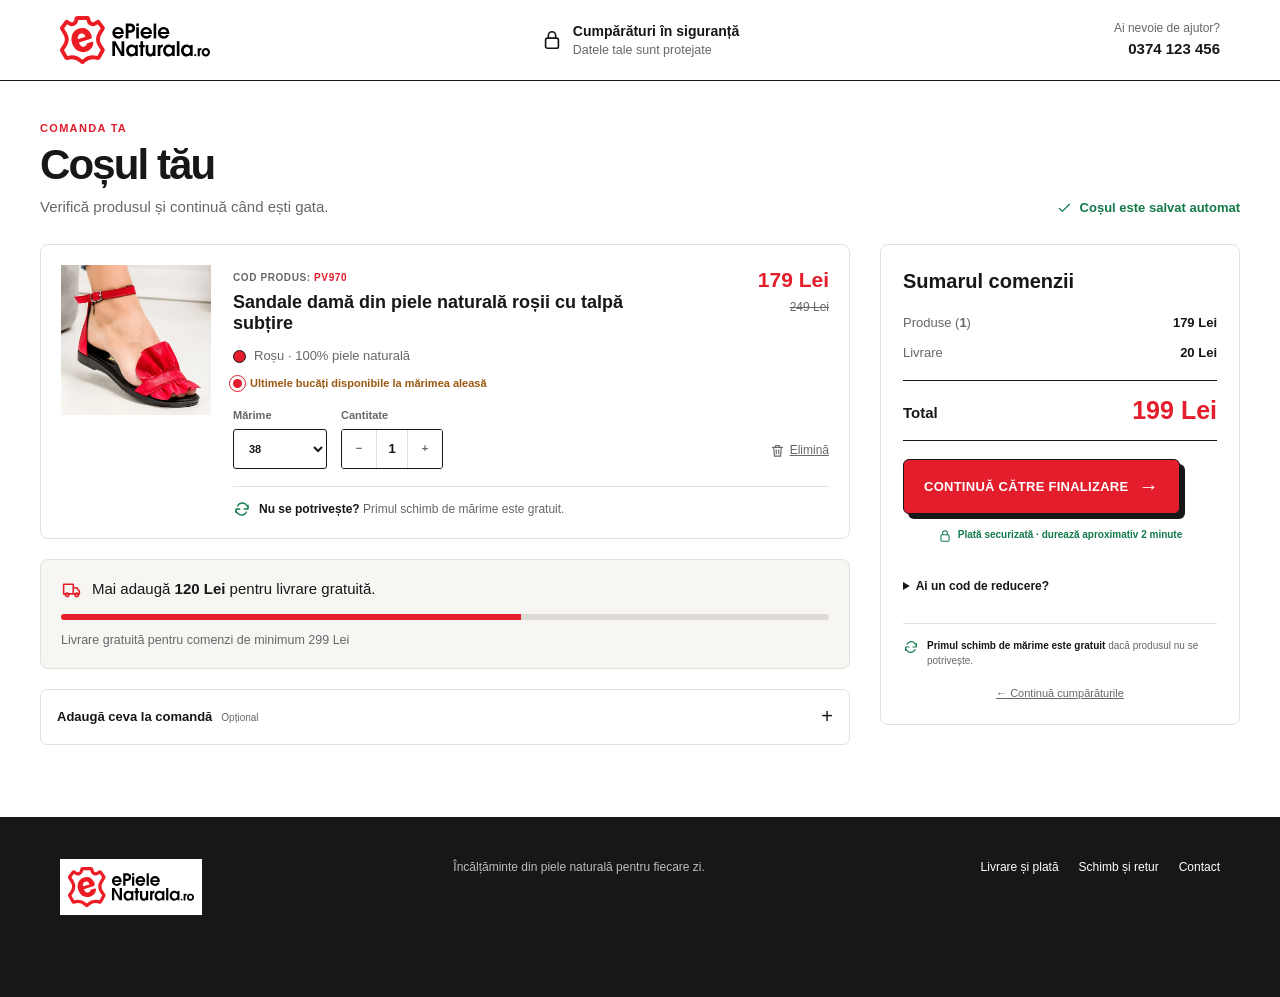
<file: cart.html>
<!doctype html>
<html lang="ro">
<head>
  <meta charset="UTF-8" />
  <meta name="viewport" content="width=device-width, initial-scale=1, viewport-fit=cover" />
  <meta name="description" content="Coș de cumpărături ePieleNaturala.ro" />
  <title>Coșul meu | ePieleNaturala.ro</title>
  <link rel="stylesheet" href="commerce-flow.css" />
</head>
<body data-page="cart">
  <svg class="svg-defs" aria-hidden="true">
    <symbol id="i-lock" viewBox="0 0 24 24"><rect x="5" y="10" width="14" height="11" rx="2"/><path d="M8 10V7a4 4 0 0 1 8 0v3"/></symbol>
    <symbol id="i-check" viewBox="0 0 24 24"><path d="m5 12 4 4L19 6"/></symbol>
    <symbol id="i-truck" viewBox="0 0 24 24"><path d="M3 6h11v11H3V6Zm11 4h4l3 4v3h-7v-7Z"/><circle cx="7" cy="18" r="2"/><circle cx="18" cy="18" r="2"/></symbol>
    <symbol id="i-refresh" viewBox="0 0 24 24"><path d="M20 7v5h-5M4 17v-5h5"/><path d="M6.1 8a7 7 0 0 1 11.7-1.5L20 9M4 15l2.2 2.5A7 7 0 0 0 18 16"/></symbol>
    <symbol id="i-shield" viewBox="0 0 24 24"><path d="M12 3 20 6v6c0 5-3.4 8-8 9-4.6-1-8-4-8-9V6l8-3Z"/><path d="m8.5 12 2.2 2.2 4.8-5"/></symbol>
    <symbol id="i-trash" viewBox="0 0 24 24"><path d="M4 7h16M9 7V4h6v3m3 0-1 14H7L6 7m4 4v6m4-6v6"/></symbol>
    <symbol id="i-chevron" viewBox="0 0 24 24"><path d="m9 18 6-6-6-6"/></symbol>
    <symbol id="i-gift" viewBox="0 0 24 24"><path d="M4 10h16v11H4V10Zm-1-4h18v4H3V6Zm9 0v15M12 6H8.5A2.5 2.5 0 1 1 11 3.5L12 6Zm0 0h3.5A2.5 2.5 0 1 0 13 3.5L12 6Z"/></symbol>
  </svg>

  <header class="flow-header">
    <div class="flow-header-inner">
      <a class="flow-brand" href="index.html" aria-label="Înapoi la ePieleNaturala.ro"><img src="assets/epiele-logo-colored.svg" alt="ePieleNaturala.ro" /></a>
      <div class="header-reassurance"><svg><use href="#i-lock"/></svg><span><strong>Cumpărături în siguranță</strong><small>Datele tale sunt protejate</small></span></div>
      <a class="header-help" href="tel:+40374123456"><span>Ai nevoie de ajutor?</span><strong>0374 123 456</strong></a>
    </div>
  </header>

  <main class="flow-main">
    <div class="page-heading">
      <div><p class="eyebrow">COMANDA TA</p><h1>Coșul tău</h1><p>Verifică produsul și continuă când ești gata.</p></div>
      <p class="save-note"><svg><use href="#i-check"/></svg>Coșul este salvat automat</p>
    </div>

    <div class="cart-layout" data-cart-content>
      <div class="cart-content">
        <section class="flow-card cart-product-card" aria-labelledby="cart-product-title">
          <div class="cart-product-row">
            <a class="cart-product-image" href="index.html"><img src="assets/pv970-gallery-1.webp" alt="Sandale roșii PV970" /></a>
            <div class="cart-product-info">
              <div class="product-title-line">
                <div><span class="product-code">COD PRODUS: <b>PV970</b></span><h2 id="cart-product-title">Sandale damă din piele naturală roșii cu talpă subțire</h2></div>
                <div class="line-price"><strong data-line-total>179 Lei</strong><del data-line-old-price>249 Lei</del></div>
              </div>
              <p class="product-attribute"><span class="color-swatch"></span>Roșu · 100% piele naturală</p>
              <p class="product-stock-inline"><span class="stock-pulse" aria-hidden="true"></span>Ultimele bucăți disponibile la mărimea aleasă</p>
              <div class="cart-controls">
                <label>Mărime<select data-cart-size><option>35</option><option>36</option><option>37</option><option selected>38</option><option>39</option><option disabled>40 — indisponibilă</option><option>41</option></select></label>
                <div class="quantity-control" aria-label="Cantitate"><span>Cantitate</span><div><button type="button" data-qty-minus aria-label="Scade cantitatea">−</button><output data-quantity>1</output><button type="button" data-qty-plus aria-label="Crește cantitatea">+</button></div></div>
                <button class="remove-button" type="button" data-remove-product><svg><use href="#i-trash"/></svg>Elimină</button>
              </div>
              <p class="exchange-copy"><svg><use href="#i-refresh"/></svg><span><strong>Nu se potrivește?</strong> Primul schimb de mărime este gratuit.</span></p>
            </div>
          </div>
        </section>

        <section class="shipping-progress-card" aria-label="Prag livrare gratuită">
          <div class="shipping-progress-copy"><svg><use href="#i-truck"/></svg><p data-shipping-message>Mai adaugă <strong>120 Lei</strong> pentru livrare gratuită.</p></div>
          <div class="progress-track"><span data-shipping-progress></span></div>
          <small>Livrare gratuită pentru comenzi de minimum 299 Lei</small>
        </section>

        <details class="cart-recommendations">
          <summary><span><b>Adaugă ceva la comandă</b><small>Opțional</small></span><strong>+</strong></summary>
          <div class="recommendation-grid">
            <article class="recommendation-card" data-upsell-card data-price="149">
              <img src="assets/similar-1.jpg" alt="Sandale negre din piele naturală" />
              <div><h3>Sandale negre din piele naturală</h3><p><strong>149 Lei</strong><span>★★★★★ 4,8</span></p><button type="button" data-add-upsell>+ Adaugă în coș</button></div>
            </article>
          </div>
        </details>
      </div>

      <aside class="flow-card order-summary" aria-labelledby="summary-title">
        <h2 id="summary-title">Sumarul comenzii</h2>
        <div class="summary-lines">
          <p><span>Produse (<b data-item-count>1</b>)</span><strong data-subtotal>179 Lei</strong></p>
          <p class="discount-line" data-discount-row hidden><span>Reducere cod</span><strong data-discount>−18 Lei</strong></p>
          <p><span>Livrare</span><strong data-shipping-cost>20 Lei</strong></p>
        </div>
        <div class="summary-total"><span>Total</span><strong data-grand-total>199 Lei</strong></div>

        <button class="primary-cta" type="button" data-go-checkout>CONTINUĂ CĂTRE FINALIZARE <span>→</span></button>
        <p class="cta-support"><svg><use href="#i-lock"/></svg>Plată securizată · durează aproximativ 2 minute</p>

        <details class="coupon-box">
          <summary>Ai un cod de reducere?</summary>
          <div><input type="text" placeholder="Introdu codul" aria-label="Cod de reducere" data-coupon-input /><button type="button" data-apply-coupon>Aplică</button></div>
          <p data-coupon-feedback aria-live="polite">Cod demonstrativ: PIELE10</p>
        </details>

        <p class="summary-single-proof"><svg><use href="#i-refresh"/></svg><span><strong>Primul schimb de mărime este gratuit</strong> dacă produsul nu se potrivește.</span></p>
        <a class="continue-shopping" href="index.html">← Continuă cumpărăturile</a>
      </aside>
    </div>

    <section class="empty-cart" data-empty-cart hidden>
      <div class="empty-icon"><svg><use href="#i-gift"/></svg></div><p class="eyebrow">COȘ GOL</p><h1>Produsul a fost eliminat</h1><p>Poți reveni la produs sau poți continua să descoperi încălțămintea din piele naturală.</p><a class="primary-cta" href="index.html">ÎNAPOI LA PRODUS <span>→</span></a>
    </section>
  </main>

  <div class="mobile-flow-bar" data-mobile-cart-bar>
    <div><small>Total</small><strong data-mobile-total>199 Lei</strong></div><button type="button" data-go-checkout>CONTINUĂ <span>→</span></button>
  </div>

  <footer class="flow-footer"><img src="assets/epiele-logo-colored.svg" alt="ePieleNaturala.ro" /><p>Încălțăminte din piele naturală pentru fiecare zi.</p><div><a href="#">Livrare și plată</a><a href="#">Schimb și retur</a><a href="#">Contact</a></div></footer>
  <div class="flow-toast" role="status" aria-live="polite" hidden></div>
  <script src="commerce-flow.js"></script>
</body>
</html>
</file>
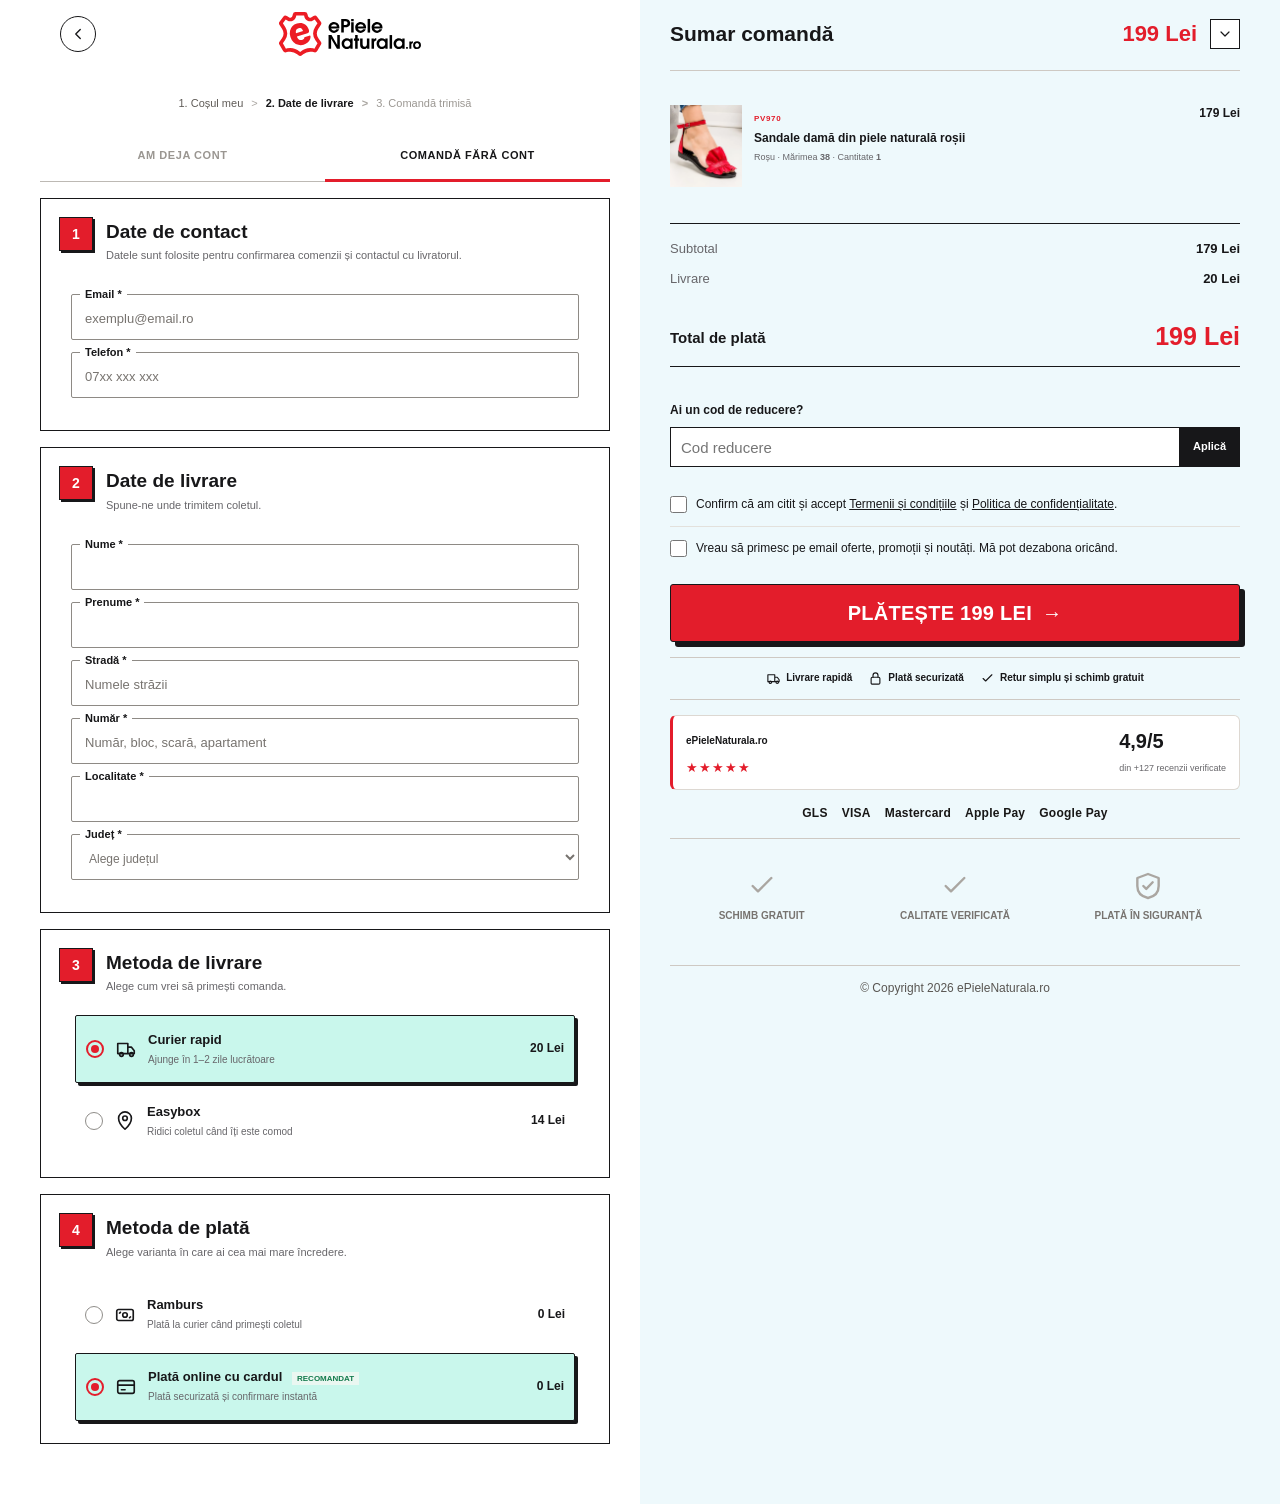
<file: checkout.html>
<!doctype html>
<html lang="ro">
<head>
  <meta charset="UTF-8" />
  <meta name="viewport" content="width=device-width, initial-scale=1, viewport-fit=cover" />
  <meta name="description" content="Checkout securizat ePieleNaturala.ro" />
  <title>Finalizează comanda | ePieleNaturala.ro</title>
  <link rel="stylesheet" href="commerce-flow.css?v=4.8" />
</head>
<body data-page="checkout">
  <svg class="svg-defs" aria-hidden="true">
    <symbol id="i-lock" viewBox="0 0 24 24"><rect x="5" y="10" width="14" height="11" rx="2"/><path d="M8 10V7a4 4 0 0 1 8 0v3"/></symbol>
    <symbol id="i-check" viewBox="0 0 24 24"><path d="m5 12 4 4L19 6"/></symbol>
    <symbol id="i-truck" viewBox="0 0 24 24"><path d="M3 6h11v11H3V6Zm11 4h4l3 4v3h-7v-7Z"/><circle cx="7" cy="18" r="2"/><circle cx="18" cy="18" r="2"/></symbol>
    <symbol id="i-shield" viewBox="0 0 24 24"><path d="M12 3 20 6v6c0 5-3.4 8-8 9-4.6-1-8-4-8-9V6l8-3Z"/><path d="m8.5 12 2.2 2.2 4.8-5"/></symbol>
    <symbol id="i-card" viewBox="0 0 24 24"><rect x="3" y="5" width="18" height="14" rx="2"/><path d="M3 10h18M7 15h4"/></symbol>
    <symbol id="i-cash" viewBox="0 0 24 24"><rect x="3" y="6" width="18" height="12" rx="2"/><circle cx="12" cy="12" r="2.5"/><path d="M7 9a3 3 0 0 1-1 1M17 15a3 3 0 0 1 1-1"/></symbol>
    <symbol id="i-pin" viewBox="0 0 24 24"><path d="M12 21s7-6.1 7-12a7 7 0 1 0-14 0c0 5.9 7 12 7 12Z"/><circle cx="12" cy="9" r="2.5"/></symbol>
    <symbol id="i-chevron" viewBox="0 0 24 24"><path d="m9 18 6-6-6-6"/></symbol>
  </svg>

  <header class="flow-header checkout-header">
    <div class="flow-header-inner">
      <a class="checkout-back-button" href="index.html?cart=open" aria-label="Înapoi la coș"><svg><use href="#i-chevron"/></svg></a>
      <a class="flow-brand" href="index.html"><img src="assets/epiele-logo-colored.svg" alt="ePieleNaturala.ro" /></a>
    </div>
  </header>

  <main class="flow-main checkout-main">
    <nav class="checkout-path" aria-label="Progresul comenzii">
      <ol>
        <li class="is-complete"><span>1.</span> Coșul meu</li>
        <li class="is-active" aria-current="step"><span>2.</span> Date de livrare</li>
        <li><span>3.</span> Comandă trimisă</li>
      </ol>
    </nav>

    <div class="checkout-account-tabs" role="tablist" aria-label="Tip comandă">
      <button type="button" role="tab" aria-selected="false" data-account-tab="login">AM DEJA CONT</button>
      <button type="button" role="tab" aria-selected="true" class="is-active" data-account-tab="guest">COMANDĂ FĂRĂ CONT</button>
    </div>

    <section class="flow-card checkout-login-panel" data-account-panel="login" hidden aria-labelledby="login-title">
      <h1 id="login-title">Autentificare</h1>
      <div class="form-grid checkout-single-fields">
        <label class="field"><span>Email</span><input type="email" autocomplete="email" placeholder="exemplu@email.ro" /></label>
        <label class="field"><span>Parolă</span><input type="password" autocomplete="current-password" /></label>
      </div>
      <label class="check-row"><input type="checkbox" /><span>Păstrează-mă autentificat</span></label>
      <button class="checkout-login-button" type="button" data-demo-login><svg><use href="#i-check"/></svg>INTRĂ ÎN CONT</button>
      <a href="#">Ai uitat parola?</a>
    </section>

    <form class="checkout-layout" data-checkout-form data-account-panel="guest" novalidate>
      <div class="checkout-form-column">
        <section class="flow-card checkout-section" aria-labelledby="contact-title">
          <div class="numbered-heading"><span>1</span><div><h2 id="contact-title">Date de contact</h2><p>Datele sunt folosite pentru confirmarea comenzii și contactul cu livratorul.</p></div></div>
          <div class="form-grid checkout-single-fields">
            <label class="field"><span>Email</span><input type="email" name="email" autocomplete="email" placeholder="exemplu@email.ro" required /></label>
            <label class="field"><span>Telefon</span><input type="tel" name="phone" autocomplete="tel" inputmode="tel" placeholder="07xx xxx xxx" pattern="[0-9 +()-]{9,}" required /></label>
          </div>
        </section>

        <section class="flow-card checkout-section" aria-labelledby="address-title">
          <div class="numbered-heading"><span>2</span><div><h2 id="address-title">Date de livrare</h2><p>Spune-ne unde trimitem coletul.</p></div></div>
          <div class="form-grid checkout-single-fields">
            <label class="field"><span>Nume</span><input type="text" name="lastName" autocomplete="family-name" required /></label>
            <label class="field"><span>Prenume</span><input type="text" name="firstName" autocomplete="given-name" required /></label>
            <label class="field"><span>Stradă</span><input type="text" name="address" autocomplete="street-address" placeholder="Numele străzii" required /></label>
            <label class="field"><span>Număr</span><input type="text" name="streetNumber" inputmode="numeric" placeholder="Număr, bloc, scară, apartament" required /></label>
            <label class="field"><span>Localitate</span><input type="text" name="city" autocomplete="address-level2" required /></label>
            <label class="field"><span>Județ</span><select name="county" required><option value="">Alege județul</option><option>București</option><option>Cluj</option><option>Iași</option><option>Timiș</option><option>Constanța</option><option>Brașov</option><option>Dolj</option></select></label>
          </div>
        </section>

        <section class="flow-card checkout-section" aria-labelledby="delivery-title">
          <div class="numbered-heading"><span>3</span><div><h2 id="delivery-title">Metoda de livrare</h2><p>Alege cum vrei să primești comanda.</p></div></div>
          <div class="option-list">
            <label class="choice-card is-selected"><input type="radio" name="shipping" value="courier" checked /><span class="choice-dot"></span><svg><use href="#i-truck"/></svg><span class="choice-copy"><strong>Curier rapid</strong><small>Ajunge în 1–2 zile lucrătoare</small></span><strong class="choice-price">20 Lei</strong></label>
            <label class="choice-card"><input type="radio" name="shipping" value="locker" /><span class="choice-dot"></span><svg><use href="#i-pin"/></svg><span class="choice-copy"><strong>Easybox</strong><small>Ridici coletul când îți este comod</small></span><strong class="choice-price">14 Lei</strong></label>
          </div>
        </section>

        <section class="flow-card checkout-section" aria-labelledby="payment-title">
          <div class="numbered-heading"><span>4</span><div><h2 id="payment-title">Metoda de plată</h2><p>Alege varianta în care ai cea mai mare încredere.</p></div></div>
          <div class="option-list">
            <label class="choice-card"><input type="radio" name="payment" value="cash" /><span class="choice-dot"></span><svg><use href="#i-cash"/></svg><span class="choice-copy"><strong>Ramburs</strong><small>Plată la curier când primești coletul</small></span><strong class="choice-price">0 Lei</strong></label>
            <label class="choice-card is-selected"><input type="radio" name="payment" value="card" checked /><span class="choice-dot"></span><svg><use href="#i-card"/></svg><span class="choice-copy"><strong>Plată online cu cardul <mark>RECOMANDAT</mark></strong><small>Plată securizată și confirmare instantă</small></span><strong class="choice-price">0 Lei</strong></label>
          </div>
        </section>
      </div>

      <aside class="checkout-sidebar">
        <details class="flow-card checkout-summary" aria-labelledby="checkout-summary-title" open>
          <summary><span><strong id="checkout-summary-title">Sumar comandă</strong></span><b data-mobile-total>199 Lei</b><svg><use href="#i-chevron"/></svg></summary>
          <div class="checkout-summary-content">
            <article class="checkout-product"><img src="assets/pv970-gallery-1.webp" alt="Sandale roșii PV970" /><div><span>PV970</span><h3>Sandale damă din piele naturală roșii</h3><p>Roșu · Mărimea <b data-checkout-size>38</b> · Cantitate <b data-checkout-qty>1</b></p></div><strong data-checkout-product-total>179 Lei</strong></article>
            <article class="checkout-product checkout-upsell-product" data-checkout-upsell hidden><img src="assets/similar-1.jpg" alt="Sandale negre" /><div><span>RECOMANDAT</span><h3>Sandale negre din piele naturală</h3><p>Cantitate 1</p></div><strong>149 Lei</strong></article>
            <div class="summary-lines">
              <p><span>Subtotal</span><strong data-subtotal>179 Lei</strong></p>
              <p class="discount-line" data-discount-row hidden><span>Reducere PIELE10</span><strong data-discount>−18 Lei</strong></p>
              <p><span>Livrare</span><strong data-shipping-cost>20 Lei</strong></p>
            </div>
            <div class="summary-total"><span>Total de plată</span><strong data-grand-total>199 Lei</strong></div>
            <div class="coupon-box"><strong class="coupon-title">Ai un cod de reducere?</strong><div><input type="text" placeholder="Cod reducere" data-coupon-input /><button type="button" data-apply-coupon>Aplică</button></div><p data-coupon-feedback aria-live="polite"></p></div>
          </div>
        </details>

        <section class="flow-card final-consent">
          <label class="check-row terms-row"><input type="checkbox" name="terms" required /><span>Confirm că am citit și accept <a href="#">Termenii și condițiile</a> și <a href="#">Politica de confidențialitate</a>.</span></label>
          <label class="check-row"><input type="checkbox" name="newsletter" /><span>Vreau să primesc pe email oferte, promoții și noutăți. Mă pot dezabona oricând.</span></label>
          <button class="primary-cta place-order" type="submit"><span data-place-order-copy>PLĂTEȘTE 199 LEI</span><b>→</b></button>
          <div class="checkout-under-cta">
            <div class="checkout-cta-benefits">
              <span><svg><use href="#i-truck"/></svg>Livrare rapidă</span>
              <span><svg><use href="#i-lock"/></svg>Plată securizată</span>
              <span><svg><use href="#i-check"/></svg>Retur simplu și schimb gratuit</span>
            </div>
            <div class="checkout-rating-proof">
              <span class="rating-brand">ePieleNaturala.ro</span>
              <span class="rating-stars" aria-label="5 stele">★★★★★</span>
              <strong>4,9/5</strong>
              <small>din +127 recenzii verificate</small>
            </div>
            <div class="checkout-payment-marks" aria-label="Livrare și plăți acceptate">
              <span>GLS</span><span>VISA</span><span>Mastercard</span><span>Apple Pay</span><span>Google Pay</span>
            </div>
          </div>
          <p class="form-error" data-form-error role="alert" hidden>Verifică informațiile marcate înainte de a continua.</p>
        </section>

        <section class="checkout-trust-grid" aria-label="Beneficii comandă">
          <article><svg><use href="#i-check"/></svg><strong>Schimb gratuit</strong></article>
          <article><svg><use href="#i-check"/></svg><strong>Calitate verificată</strong></article>
          <article><svg><use href="#i-shield"/></svg><strong>Plată în siguranță</strong></article>
        </section>
        <p class="checkout-sidebar-footer">© Copyright 2026 ePieleNaturala.ro</p>
      </aside>
    </form>
  </main>

  <footer class="flow-footer compact-footer"><img src="assets/epiele-logo-colored.svg" alt="ePieleNaturala.ro" /><p>Checkout securizat · Date protejate · Suport pentru comandă</p></footer>
  <div class="flow-toast" role="status" aria-live="polite" hidden></div>
  <script src="commerce-flow.js?v=4.8"></script>
</body>
</html>
</file>
<file: styles-modern.css>
:root {
  --red: #e31d2b;
  --red-dark: #bc101d;
  --ink: #171719;
  --muted: #66656a;
  --line: #e4e2df;
  --soft: #f6f4f1;
  --cream: #fbf8f3;
  --green: #137a4c;
  --warning: #9a5c10;
  --shadow: 0 18px 60px rgba(30, 25, 20, .12);
  --max: 1240px;
}

* { box-sizing: border-box; }
html { overflow-x: hidden; scroll-behavior: smooth; }
body { margin: 0; overflow-x: hidden; color: var(--ink); background: #fff; font-family: Inter, Aptos, "Segoe UI", Arial, sans-serif; font-size: 15.9px; line-height: 1.45; }
button, input, select { font: inherit; }
button, a { -webkit-tap-highlight-color: transparent; }
button { color: inherit; }
a { color: inherit; text-decoration: none; }
img { display: block; max-width: 100%; }
svg { width: 24px; height: 24px; fill: none; stroke: currentColor; stroke-width: 1.8; stroke-linecap: round; stroke-linejoin: round; }
.svg-defs { position: absolute; width: 0; height: 0; overflow: hidden; }
.skip-link { position: fixed; z-index: 9999; top: 8px; left: 8px; padding: 10px 14px; background: #fff; transform: translateY(-150%); }
.skip-link:focus { transform: translateY(0); }

.promo-ribbon { min-height: 31px; padding: 5px 14px; display: flex; align-items: center; justify-content: center; gap: 8px; color: #fff; background: var(--red); font-size: 11.9px; font-weight: 700; }
.promo-ribbon svg { width: 15px; height: 15px; }
.promo-ribbon a { border-bottom: 1px solid rgba(255,255,255,.75); }
.site-header { position: sticky; z-index: 50; top: 0; background: rgba(255,255,255,.97); border-bottom: 1px solid var(--line); backdrop-filter: blur(12px); }
.header-inner { max-width: var(--max); height: 64px; margin: auto; padding: 0 20px; display: flex; align-items: center; gap: 18px; }
.icon-button { min-width: 42px; min-height: 42px; padding: 8px; display: grid; place-items: center; border: 0; background: transparent; cursor: pointer; }
.menu-button { display: none; }
.brand { display: inline-flex; align-items: center; gap: 8px; flex-shrink: 0; }
.brand-mark { width: 39px; height: 39px; display: grid; place-items: center; color: var(--red); border: 3px solid currentColor; border-radius: 13px 9px 13px 9px; font-family: Inter, Aptos, "Segoe UI", sans-serif; font-size: 26.9px; font-weight: 800; line-height: 1; transform: rotate(-5deg); }
.brand-copy { display: flex; flex-direction: column; font-family: Inter, Aptos, "Segoe UI", sans-serif; font-size: 13.9px; line-height: .95; letter-spacing: -.7px; }
.brand-copy b { font-size: 16.9px; }
.brand-copy strong { font-size: 12.9px; }
.brand-logo { width: 132px; height: auto; display: block; }
.desktop-nav { margin-left: 38px; display: flex; gap: 28px; font-size: 13.9px; font-weight: 600; }
.desktop-nav a:hover { color: var(--red); }
.header-actions { margin-left: auto; display: flex; align-items: center; }
.cart-button { position: relative; }
.cart-count { position: absolute; top: 3px; right: 0; width: 18px; height: 18px; display: grid; place-items: center; color: #fff; background: var(--red); border: 2px solid #fff; border-radius: 50%; font-size: 8.9px; font-weight: 800; }

.breadcrumbs { max-width: var(--max); margin: 18px auto; padding: 0 20px; display: flex; gap: 9px; color: var(--muted); font-size: 12.9px; }
.product-layout { max-width: var(--max); margin: 0 auto 72px; padding: 0 20px; display: grid; grid-template-columns: minmax(0, 1.08fr) minmax(400px, .92fr); gap: clamp(48px, 6vw, 88px); align-items: start; }
.gallery { position: sticky; top: 88px; }
.gallery-stage { position: relative; overflow: hidden; background: var(--soft); aspect-ratio: 4/5; }
.gallery-track { width: 100%; height: 100%; position: relative; }
.gallery-slide { position: absolute; inset: 0; margin: 0; opacity: 0; transform: translateX(3%); transition: opacity .25s ease, transform .3s ease; pointer-events: none; }
.gallery-slide.is-active { opacity: 1; transform: translateX(0); pointer-events: auto; }
.gallery-slide img { width: 100%; height: 100%; object-fit: cover; }
.gallery-detail img { transform: scale(1.7); transform-origin: 33% 25%; }
.gallery-sole img { transform: scale(1.85); transform-origin: 76% 80%; }
.gallery-video:after { content: ""; position: absolute; inset: 0; background: linear-gradient(transparent 60%, rgba(0,0,0,.32)); }
.gallery-video .play-button { z-index: 2; }
.gallery-video small { position: absolute; z-index: 2; left: 50%; bottom: 36px; width: 100%; color: #fff; text-align: center; transform: translateX(-50%); }
.favorite-button { position: absolute; z-index: 5; top: 15px; right: 15px; width: 44px; height: 44px; display: grid; place-items: center; border: 0; background: rgba(255,255,255,.92); border-radius: 50%; box-shadow: 0 6px 22px rgba(0,0,0,.12); cursor: pointer; }
.favorite-button[aria-pressed="true"] { color: var(--red); }
.favorite-button[aria-pressed="true"] svg { fill: currentColor; }
.gallery-badge { position: absolute; z-index: 4; top: 0; left: 0; padding: 7px 12px; color: #fff; background: var(--ink); font-size: 11px; font-weight: 800; letter-spacing: .1em; }
.gallery-arrow { position: absolute; z-index: 4; top: 50%; width: 44px; height: 44px; display: grid; place-items: center; border: 1px solid rgba(0,0,0,.08); background: rgba(255,255,255,.92); border-radius: 50%; box-shadow: 0 8px 22px rgba(0,0,0,.1); cursor: pointer; transform: translateY(-50%); }
.gallery-prev { left: 14px; }
.gallery-prev svg { transform: rotate(180deg); }
.gallery-next { right: 14px; }
.gallery-counter { position: absolute; z-index: 4; bottom: 15px; right: 15px; padding: 5px 10px; background: rgba(255,255,255,.9); border-radius: 30px; font-size: 11.9px; font-weight: 700; }
.gallery-thumbs { margin-top: 12px; display: grid; grid-template-columns: repeat(4, 76px); gap: 10px; }
.gallery-thumb { width: 76px; height: 92px; padding: 0; position: relative; overflow: hidden; border: 1px solid var(--line); background: #fff; cursor: pointer; }
.gallery-thumb.is-active { border: 2px solid var(--ink); }
.gallery-thumb img { width: 100%; height: 100%; object-fit: cover; }
.gallery-thumb:nth-child(2) img { transform: scale(1.55); transform-origin: 33% 22%; }
.gallery-thumb-sole img { transform: scale(1.8); transform-origin: 76% 80%; }
.gallery-thumb.has-video svg { position: absolute; inset: 50% auto auto 50%; width: 28px; height: 28px; padding: 5px; color: #fff; background: rgba(0,0,0,.7); border-radius: 50%; transform: translate(-50%,-50%); fill: currentColor; }

.purchase-column { min-width: 0; }
.eyebrow { margin-bottom: 8px; display: flex; align-items: center; gap: 6px; color: var(--red); font-size: 11.9px; font-weight: 800; letter-spacing: .08em; text-transform: uppercase; }
.collection-badge { padding: 4px 8px; color: #fff; background: var(--ink); border-radius: 999px; line-height: 1; white-space: nowrap; }
.eyebrow-separator { color: #777; font-size: 1.2em; line-height: 1; }
.product-code-label { color: var(--ink); white-space: nowrap; }
.product-code-value { color: var(--red); white-space: nowrap; }
h1, h2, h3 { font-family: Inter, Aptos, "Segoe UI", sans-serif; }
h1 { margin: 0; max-width: 620px; font-size: clamp(23.9px, 2.5vw, 33.8px); line-height: 1.18; letter-spacing: -.035em; }
.rating-link { margin: 13px 0 0; padding: 0; display: flex; align-items: center; gap: 9px; border: 0; background: transparent; cursor: pointer; font-size: 12.9px; }
.rating-link b { color: var(--red); border-bottom: 1px solid currentColor; }
.rating-link span:last-child,
.rating-summary small { white-space: nowrap; }
.stars { color: #e3a70b; letter-spacing: 1px; }
.stars.empty { color: #c7c4bf; }
.price-block { margin-top: 24px; padding: 20px 0; border-top: 1px solid var(--line); border-bottom: 1px solid var(--line); }
.price-line { display: flex; align-items: center; gap: 14px; }
.price-line strong { color: var(--red); font-family: Inter, Aptos, "Segoe UI", sans-serif; font-size: 33.8px; line-height: 1; }
.price-line strong small { font-size: 15px; }
.price-line del { color: var(--ink); font-size: 15.9px; }
.price-block p { margin: 8px 0 0; color: var(--muted); font-size: 12.9px; }
.price-block p b { color: var(--green); }
.material-proof { margin: 16px 0; padding: 10px 12px; display: flex; align-items: center; gap: 12px; background: var(--cream); border: 1px solid #eee7dc; }
.leather-shape { width: 44px; height: 44px; display: grid; place-items: center; border: 2px dashed #b59d7e; border-radius: 48% 36% 46% 41%; font-size: 9.9px; font-weight: 800; transform: rotate(-4deg); }
.material-proof p, .quick-benefits p, .purchase-trust p { margin: 0; }
.material-proof p { display: flex; flex-direction: column; }
.material-proof small, .quick-benefits small { color: var(--muted); }
.quick-benefits { margin: 18px 0; display: grid; gap: 11px; }
.quick-benefits > div { display: flex; align-items: center; gap: 11px; }
.benefit-icon { width: 25px; height: 25px; display: grid; place-items: center; flex: 0 0 auto; color: var(--green); background: #e7f4ec; border-radius: 50%; }
.benefit-icon svg { width: 16px; height: 16px; stroke-width: 2.5; }
.quick-benefits p { display: flex; flex-direction: column; font-size: 13.9px; }
.review-slot { margin: 20px 0 22px; padding: 14px 16px; background: #fafafa; border-left: 3px solid var(--ink); }
.review-slot-top { display: flex; align-items: center; justify-content: space-between; gap: 12px; }
.review-slot-top span { font-size: 9.9px; font-weight: 800; letter-spacing: .1em; }
.review-slot-top small { padding: 2px 6px; color: var(--warning); background: #fff2d8; font-size: 9.9px; font-weight: 700; }
.review-slot p { margin: 8px 0; color: #56555a; font-size: 12.9px; }
.review-slot button { padding: 0; color: var(--red); border: 0; border-bottom: 1px solid currentColor; background: transparent; font-size: 11.9px; font-weight: 700; cursor: pointer; }
.buy-area { scroll-margin-top: 84px; }
.size-heading { display: flex; align-items: center; justify-content: space-between; }
.size-heading h2, .colors-block h2 { margin: 0; font-size: 16.9px; letter-spacing: -.02em; }
.text-button { padding: 7px 0; display: flex; align-items: center; gap: 6px; border: 0; border-bottom: 1px solid currentColor; background: transparent; font-size: 12.9px; font-weight: 700; cursor: pointer; }
.text-button svg { width: 18px; height: 18px; }
.fit-guidance { margin-top: 13px; padding: 12px; position: relative; display: flex; align-items: flex-start; gap: 10px; color: #5f574d; background: #f5f1eb; border: 1px solid #e8dfd2; }
.fit-guidance > svg { width: 20px; height: 20px; flex: 0 0 auto; }
.fit-guidance div { padding-right: 72px; display: flex; flex-direction: column; font-size: 12.9px; }
.fit-guidance div span { margin-top: 2px; font-size: 11.9px; }
.fit-guidance em { position: absolute; top: 9px; right: 9px; padding: 3px 5px; color: #7f5e26; background: #ffedc5; font-size: 8px; font-style: normal; font-weight: 800; letter-spacing: .06em; }
.fit-guidance[data-fit="standard"] { color: #1e6645; background: #eef8f2; border-color: #cee8d8; }
.fit-guidance[data-fit="small"],
.fit-guidance[data-fit="large"] { color: #1c1c1d; background: #f2f3f4; border-color: #d8dade; border-left: 3px solid #1c1c1d; }
.width-fit { margin: 10px 0 12px; display: grid; grid-template-columns: auto 1fr; gap: 0 5px; font-size: 11.9px; }
.width-fit span { color: var(--muted); }
.width-fit b { text-transform: uppercase; }
.width-fit small { grid-column: 1/-1; color: #8a888b; }
.size-grid { display: grid; grid-template-columns: repeat(7, 1fr); gap: 8px; }
.size-grid button { min-width: 0; height: 50px; position: relative; border: 1px solid #bbb8b5; background: #fff; font-family: Inter, Aptos, "Segoe UI", sans-serif; font-size: 16.9px; font-weight: 800; cursor: pointer; }
.size-grid button:hover:not(:disabled), .size-grid button:focus-visible { border: 2px solid var(--ink); outline: 2px solid rgba(227,29,43,.18); outline-offset: 2px; }
.size-grid button[aria-checked="true"] { color: #fff; background: var(--ink); border-color: var(--ink); }
.size-grid button:disabled { color: #aaa7a3; background: repeating-linear-gradient(135deg,#f6f5f3 0,#f6f5f3 7px,#e8e5e1 7px,#e8e5e1 8px); border-color: #ddd9d5; cursor: not-allowed; text-decoration: line-through; }
.size-grid button[data-stock-alert] { display: flex; align-items: center; justify-content: center; gap: 7px; color: #777; background: repeating-linear-gradient(135deg,#f8f7f5 0,#f8f7f5 7px,#ece9e5 7px,#ece9e5 8px); border-color: #d8d4cf; cursor: pointer; }
.size-grid button[data-stock-alert] b { font: inherit; text-decoration: line-through; }
.size-grid button[data-stock-alert] svg { width: 17px; height: 17px; color: #333; }
.size-grid button[data-stock-alert]:hover, .size-grid button[data-stock-alert]:focus-visible { color: var(--ink); background: #fff; border-color: var(--ink); }
.size-grid button span { position: absolute; z-index: 4; left: 50%; top: calc(100% + 6px); width: 82px; padding: 3px; display: none; color: #fff; background: var(--ink); font-family: Inter, Aptos, "Segoe UI", sans-serif; font-size: 8.9px; font-weight: 600; text-decoration: none; transform: translateX(-50%); }
.size-grid button:disabled:hover span { display: block; }
.size-error { display: none; margin: 8px 0 0; color: var(--red-dark); font-size: 11.9px; font-weight: 700; }
.buy-area.is-missing .size-grid { padding: 5px; border: 2px solid var(--red); }
.buy-area.is-missing .size-error { display: block; }
.add-to-cart { width: 100%; min-height: 56px; position: relative; display: flex; align-items: center; justify-content: center; gap: 10px; color: #fff; background: var(--red); border: 0; font-family: Inter, Aptos, "Segoe UI", sans-serif; font-weight: 800; letter-spacing: .035em; cursor: pointer; transition: background .18s, transform .18s; }
.buy-area > .add-to-cart { margin-top: 24px; }
.add-to-cart:hover { background: var(--red-dark); }
.add-to-cart:active { transform: scale(.99); }
.add-to-cart svg { width: 22px; height: 22px; }
.spinner { width: 20px; height: 20px; display: none; border: 2px solid rgba(255,255,255,.4); border-top-color: #fff; border-radius: 50%; animation: spin .65s linear infinite; }
.add-to-cart.is-loading .spinner { display: block; }
.add-to-cart.is-loading svg { display: none; }
.add-to-cart.is-success { background: var(--green); }

/* Purchase CTA attention treatment */
.buy-area > .add-to-cart,
.sticky-cta {
  position: relative;
  overflow: hidden;
  background: #ff4309;
  animation: cart-attention 3.8s ease-in-out infinite;
}
.buy-area > .add-to-cart:hover,
.sticky-cta:hover { background: #e93a00; }
.buy-area > .add-to-cart::before,
.sticky-cta::before {
  content: "";
  position: absolute;
  z-index: 0;
  top: -45%;
  bottom: -45%;
  left: -42%;
  width: 22%;
  pointer-events: none;
  background: linear-gradient(90deg, transparent, rgba(255,255,255,.5), transparent);
  transform: skewX(-18deg);
  animation: cart-shine 3.8s ease-in-out infinite;
}
.buy-area > .add-to-cart > *,
.sticky-cta > * { position: relative; z-index: 1; }

@keyframes cart-shine {
  0%, 58% { left: -42%; opacity: 0; }
  62% { opacity: 1; }
  76% { left: 125%; opacity: 1; }
  78%, 100% { left: 125%; opacity: 0; }
}

@keyframes cart-attention {
  0%, 79%, 100% { transform: translateX(0); }
  81% { transform: translateX(-2px) rotate(-.35deg); }
  83% { transform: translateX(2px) rotate(.35deg); }
  85% { transform: translateX(-1px); }
  87% { transform: translateX(1px); }
  89% { transform: translateX(0); }
}

.buy-area > .add-to-cart:active { animation: none; transform: scale(.99); }
.buy-area > .add-to-cart.is-loading,
.buy-area > .add-to-cart.is-success { animation: none; }
.buy-area > .add-to-cart.is-loading::before,
.buy-area > .add-to-cart.is-success::before { display: none; }
.buy-area > .add-to-cart.is-success { background: var(--green); }

@media (prefers-reduced-motion: reduce) {
  .buy-area > .add-to-cart,
  .sticky-cta { animation: none !important; }
  .buy-area > .add-to-cart::before,
  .sticky-cta::before { display: none; }
}
@keyframes spin { to { transform: rotate(360deg); } }
.purchase-trust { margin-top: 12px; display: grid; grid-template-columns: 1fr 1fr; border: 1px solid var(--line); }
.purchase-trust > div { min-height: 72px; padding: 12px; display: flex; align-items: flex-start; gap: 8px; border-right: 1px solid var(--line); border-bottom: 1px solid var(--line); }
.purchase-trust > div:nth-child(odd) { border-left: 0; }
.purchase-trust > div:nth-last-child(-n+2) { border-bottom: 0; }
.purchase-trust .delivery-card { grid-column: 1/-1; border-right: 0; background: var(--cream); }
.purchase-trust .delivery-card + div { border-bottom: 0; }
.purchase-trust svg { width: 20px; height: 20px; flex: 0 0 auto; color: var(--red); }
.purchase-trust p { display: flex; flex-direction: column; font-size: 11.9px; }
.purchase-trust p span, .purchase-trust small { color: var(--muted); }
.colors-block { margin-top: 26px; padding-top: 22px; border-top: 1px solid var(--line); }
.section-label { display: flex; align-items: center; justify-content: space-between; }
.section-label > span { color: var(--muted); font-size: 11.9px; }
.section-label > span b { color: var(--ink); }
.color-options { margin-top: 12px; display: grid; grid-template-columns: repeat(5, 1fr); gap: 8px; }
.color-option { min-width: 0; padding: 4px 4px 7px; border: 1px solid var(--line); background: #fff; cursor: pointer; }
.color-option img { width: 100%; aspect-ratio: 4/5; object-fit: cover; }
.color-option span { display: block; margin-top: 4px; overflow: hidden; font-size: 9.9px; text-overflow: ellipsis; white-space: nowrap; }
.color-option.is-active { border: 2px solid var(--ink); }

.content-section { max-width: var(--max); margin: 0 auto; padding: 84px 20px; }
.section-intro { max-width: 610px; }
.section-intro > span { color: var(--red); font-size: 11px; font-weight: 800; letter-spacing: .13em; }
.section-intro h2 { margin: 8px 0 10px; font-size: clamp(26.9px, 3.5vw, 45.7px); line-height: 1.08; letter-spacing: -.04em; }
.section-intro p { margin: 0; color: var(--muted); }
.reality-video { display: grid; grid-template-columns: .75fr 1.25fr; gap: 60px; align-items: center; background: var(--soft); max-width: none; padding-left: max(20px, calc((100vw - var(--max))/2 + 20px)); padding-right: max(20px, calc((100vw - var(--max))/2 + 20px)); }
.video-frame { position: relative; overflow: hidden; aspect-ratio: 16/9; background: #ddd; }
.video-frame > img { width: 100%; height: 100%; object-fit: cover; object-position: 50% 64%; }
.video-frame:after { content: ""; position: absolute; inset: 0; background: rgba(0,0,0,.12); }
.play-button { position: absolute; z-index: 3; top: 50%; left: 50%; padding: 10px 16px 10px 10px; display: flex; align-items: center; gap: 9px; color: var(--ink); background: rgba(255,255,255,.94); border: 0; border-radius: 30px; font-weight: 800; transform: translate(-50%,-50%); cursor: pointer; }
.play-button svg { width: 34px; height: 34px; padding: 8px; color: #fff; background: var(--red); border-radius: 50%; fill: currentColor; stroke: none; }
.prototype-label { position: absolute; z-index: 3; right: 10px; bottom: 10px; padding: 4px 7px; color: #fff; background: rgba(0,0,0,.68); font-size: 8.9px; font-weight: 800; letter-spacing: .05em; }
.love-section { display: grid; grid-template-columns: .7fr 1.3fr; gap: 80px; align-items: start; }
.love-grid { display: grid; gap: 0; border-top: 1px solid var(--line); }
.love-grid article { padding: 28px 0; display: grid; grid-template-columns: 48px 1fr; border-bottom: 1px solid var(--line); }
.love-grid article > span { color: var(--red); font-family: Inter, Aptos, "Segoe UI", sans-serif; font-size: 11.9px; font-weight: 800; }
.love-grid h3 { margin: 0 0 7px; font-size: 17.9px; }
.love-grid p { grid-column: 2; margin: 0; color: var(--muted); }
.info-section { padding-top: 24px; }
.accordion { border-top: 1px solid var(--line); }
.accordion:last-child { border-bottom: 1px solid var(--line); }
.accordion-trigger { width: 100%; padding: 22px 0; display: flex; align-items: center; justify-content: space-between; text-align: left; border: 0; background: transparent; cursor: pointer; }
.accordion-trigger span { display: flex; flex-direction: column; font-family: Inter, Aptos, "Segoe UI", sans-serif; font-size: 17.9px; font-weight: 800; text-decoration: none; }
.accordion-trigger small { margin-bottom: 2px; color: var(--red); font-family: Inter, Aptos, "Segoe UI", sans-serif; font-size: 8.9px; letter-spacing: .12em; }
.accordion-trigger svg { transition: transform .2s; }
.accordion.is-open .accordion-trigger svg { transform: rotate(90deg); }
.accordion-panel { padding: 0 0 28px; }
.spec-list { margin: 0; display: grid; grid-template-columns: 1fr 1fr; gap: 0 40px; }
.spec-list div { padding: 13px 0; display: flex; justify-content: space-between; gap: 18px; border-bottom: 1px solid #efeeec; }
.spec-list dt { color: var(--muted); }
.spec-list dd { margin: 0; text-align: right; font-weight: 700; }
.accordion-lead { margin-bottom: 22px; padding: 18px; display: flex; gap: 12px; color: #195e42; background: #eef8f2; }
.accordion-lead strong { font-family: Inter, Aptos, "Segoe UI", sans-serif; }
.accordion-lead p { margin: 3px 0 0; }
.steps { padding: 0; display: grid; grid-template-columns: repeat(3,1fr); gap: 18px; list-style: none; }
.steps li { padding: 18px; display: flex; gap: 12px; background: var(--soft); }
.steps b { width: 28px; height: 28px; display: grid; place-items: center; flex: 0 0 auto; color: #fff; background: var(--ink); border-radius: 50%; }
.steps span { display: flex; flex-direction: column; }
.data-note { color: #7d6a50; font-size: 11.9px; }
.return-callout { max-width: 780px; padding: 20px; background: var(--cream); border-left: 3px solid var(--red); }
.return-callout strong { font: 800 20px Inter, Aptos, "Segoe UI", sans-serif; }
.return-callout p { margin-bottom: 0; color: var(--muted); }
.inline-link { display: inline-block; margin-top: 18px; color: var(--red); border-bottom: 1px solid currentColor; font-weight: 700; }
.secondary-button { min-height: 44px; padding: 10px 18px; display: inline-flex; align-items: center; justify-content: center; gap: 8px; border: 1px solid var(--ink); background: #fff; font-weight: 800; cursor: pointer; }
.load-reviews { width: max-content; min-height: 0; margin: 22px auto 0; padding: 3px 0; display: block; color: var(--ink); background: transparent; border: 0; border-bottom: 1px solid currentColor; font: inherit; font-size: 13.9px; font-weight: 700; line-height: 1.35; text-align: center; cursor: pointer; }
.load-reviews:hover, .load-reviews:focus-visible { color: var(--red); outline: 0; }

.reviews-section { background: var(--soft); max-width: none; padding-left: max(20px, calc((100vw - var(--max))/2 + 20px)); padding-right: max(20px, calc((100vw - var(--max))/2 + 20px)); }
.reviews-heading { display: flex; align-items: end; justify-content: space-between; gap: 40px; }
.rating-empty { min-width: 270px; padding: 16px; display: flex; flex-direction: column; background: #fff; border: 1px solid var(--line); }
.rating-empty .stars { font-size: 22.9px; }
.rating-empty small { color: var(--muted); }
.proposed-metrics { margin: 40px 0; padding: 20px; display: grid; grid-template-columns: 1fr 1fr; gap: 40px; align-items: center; color: #fff; background: var(--ink); }
.proposed-metrics > div:first-child { display: flex; flex-direction: column; }
.proposed-metrics span { color: #ee9097; font-size: 8.9px; font-weight: 800; letter-spacing: .1em; }
.proposed-metrics strong { margin: 4px 0; font: 800 18px Inter, Aptos, "Segoe UI", sans-serif; }
.proposed-metrics p { margin: 0; color: #b9b7b8; font-size: 12.9px; }
.metric-skeleton { display: grid; gap: 10px; }
.metric-skeleton i { width: var(--w); height: 8px; display: block; background: linear-gradient(90deg,var(--red) 0 70%,#454548 70%); }
.review-list { display: grid; grid-template-columns: 1.25fr .75fr; gap: 28px; }
.review-example, .review-cta { padding: 24px; background: #fff; border: 1px solid var(--line); }
.example-flag { display: inline-block; margin-bottom: 14px; padding: 4px 7px; color: #7f5e26; background: #ffedc5; font-size: 8.9px; font-weight: 800; letter-spacing: .07em; }
.review-example > p { max-width: 680px; }
.review-meta { display: flex; align-items: center; gap: 12px; font-size: 11.9px; }
.review-meta span { display: flex; align-items: center; gap: 3px; color: var(--green); font-weight: 700; text-transform: uppercase; }
.review-meta span svg { width: 14px; height: 14px; }
.review-meta time { color: var(--muted); }
.review-example dl { margin: 20px 0 0; padding-top: 15px; display: flex; gap: 22px; border-top: 1px solid var(--line); }
.review-example dl div { display: flex; flex-direction: column; }
.review-example dt { color: var(--muted); font-size: 9.9px; }
.review-example dd { margin: 2px 0 0; font-weight: 800; }
.review-cta h3 { margin-top: 0; }
.review-cta p { color: var(--muted); }
.product-cards { margin-top: 36px; display: grid; grid-template-columns: repeat(3,1fr); gap: 18px; }
.product-cards article { min-width: 0; }
.product-cards img { width: 100%; aspect-ratio: 4/5; object-fit: cover; background: var(--soft); }
.product-cards a span { margin-top: 12px; display: block; font-weight: 700; }
.card-price { margin-top: 8px; font-size: 15.9px; }
.seo-section { padding-top: 28px; padding-bottom: 48px; }
.seo-toggle { width: 100%; padding: 18px 0; display: flex; justify-content: space-between; border: 0; border-top: 1px solid var(--line); border-bottom: 1px solid var(--line); background: transparent; font-weight: 800; cursor: pointer; }
.seo-toggle[aria-expanded="true"] svg { transform: rotate(90deg); }
.seo-content { max-width: 820px; color: var(--muted); }
body > footer { padding: 48px max(20px, calc((100vw - var(--max))/2 + 20px)); display: grid; grid-template-columns: 1.5fr .75fr .75fr; gap: 40px; color: #fff; background: var(--ink); }
body > footer .brand-mark { color: #fff; }
body > footer .brand-logo { width: 160px; filter: brightness(0) invert(1); }
body > footer .footer-brand p { color: #aaa8aa; }
body > footer h3 { margin-top: 0; font-size: 12.9px; text-transform: uppercase; }
body > footer > div:not(.footer-brand) { display: flex; flex-direction: column; gap: 8px; color: #cfcdcf; font-size: 12.9px; }
.prototype-trigger { grid-column: 1/-1; width: max-content; padding: 5px 0; color: #8f8d90; border: 0; border-bottom: 1px dashed currentColor; background: transparent; font-size: 11px; cursor: pointer; }

.sticky-buy { position: fixed; z-index: 80; left: 0; right: 0; bottom: 0; padding: 9px 12px calc(9px + env(safe-area-inset-bottom)); display: none; gap: 8px; visibility: hidden; pointer-events: none; background: #fff; border-top: 1px solid var(--line); box-shadow: 0 -8px 30px rgba(0,0,0,.12); transform: translateY(110%); transition: transform .25s ease; }
.sticky-buy.is-visible { visibility: visible; pointer-events: auto; transform: translateY(0); transition-delay: 0s; }
.sticky-buy:not(.is-visible) { visibility: hidden !important; pointer-events: none !important; }
.sticky-size { position: relative; min-width: 0; min-height: 50px; flex: 0 1 35%; visibility: visible !important; background: #fff; }
.sticky-size-trigger { width: 100%; height: 100%; min-height: 50px; padding: 6px 10px; display: flex; align-items: center; justify-content: space-between; color: var(--ink); background: #fff; border: 1px solid #aaa; text-align: left; cursor: pointer; }
.sticky-size-trigger span { display: flex; flex-direction: column; }
.sticky-size-trigger small { color: var(--muted); font-size: 8.9px; line-height: 1.2; }
.sticky-size-trigger strong { font-size: 12.9px; line-height: 1.3; }
.sticky-size-trigger svg { width: 17px; height: 17px; transform: rotate(90deg); transition: transform .18s ease; }
.sticky-size-trigger[aria-expanded="true"] svg { transform: rotate(-90deg); }
.sticky-size-menu { position: absolute; z-index: 3; right: 0; bottom: calc(100% + 8px); left: 0; overflow: hidden; visibility: visible !important; background: #fff; border: 1px solid #aaa; box-shadow: 0 -10px 28px rgba(0,0,0,.18); }
.sticky-size-menu[hidden] { display: none; }
.sticky-size-menu button { width: 100%; min-height: 42px; padding: 8px 11px; display: flex; align-items: center; justify-content: space-between; color: var(--ink); background: #fff; border: 0; border-bottom: 1px solid var(--line); font: inherit; font-size: 13.9px; font-weight: 700; text-align: left; cursor: pointer; }
.sticky-size-menu button:last-child { border-bottom: 0; }
.sticky-size-menu button:hover, .sticky-size-menu button:focus-visible, .sticky-size-menu button[aria-selected="true"] { background: #f3f3f2; outline: 0; }
.sticky-size-menu button:disabled { color: #999; background: #f7f7f6; cursor: not-allowed; }
.sticky-size-menu button small { font-size: 9.9px; font-weight: 500; }
.sticky-size-menu button[data-stock-alert] { color: #555; background: #f7f7f6; }
.sticky-size-menu button[data-stock-alert] > span { display: inline-flex; align-items: center; gap: 7px; }
.sticky-size-menu button[data-stock-alert] svg { width: 16px; height: 16px; color: var(--ink); }
.sticky-cta { min-width: 0; flex: 1 1 65%; color: #fff; background: var(--red); border: 0; font-family: Inter, Aptos, "Segoe UI", sans-serif; font-size: 11.9px; font-weight: 800; white-space: nowrap; }
.modal-backdrop { position: fixed; z-index: 100; inset: 0; background: rgba(0,0,0,.48); }
.size-guide-modal { z-index: 101; width: min(580px, calc(100% - 28px)); max-height: calc(100vh - 28px); margin: auto; padding: 26px; overflow-y: auto; border: 1px solid #181716; box-shadow: var(--shadow); }
.size-guide-modal::backdrop { background: transparent; }
.modal-close { position: absolute; top: 14px; right: 14px; width: 42px; height: 42px; display: grid; place-items: center; border: 0; background: var(--soft); cursor: pointer; }
.modal-kicker { color: var(--red); font-size: 9.9px; font-weight: 800; letter-spacing: .12em; text-transform: uppercase; }
.size-guide-modal h2 { margin: 7px 50px 18px 0; font-size: 26.9px; }
.modal-fit-repeat { padding: 12px; display: flex; gap: 10px; color: #5f574d; background: #f5f1eb; font-size: 12.9px; }
.modal-fit-repeat svg { flex: 0 0 auto; }
.modal-fit-repeat div { display: flex; flex-direction: column; }
.measure-steps { padding: 0; display: grid; grid-template-columns: repeat(3,1fr); gap: 8px; list-style: none; }
.measure-steps li { padding: 10px; display: flex; flex-direction: column; gap: 7px; background: var(--soft); font-size: 11.9px; }
.measure-steps b { color: var(--red); }
.measure-intro { margin: 17px 0 9px; font-size: 12.9px; font-weight: 700; }
.size-table-wrap { overflow-x: auto; }
.size-guide-modal .size-table-wrap { border-top: 1px solid #181716; border-bottom: 1px solid #181716; }
.size-guide-modal table { table-layout: fixed; }
.size-guide-modal th,
.size-guide-modal td { width: 50%; padding: 7px 12px; text-align: center; }
.size-guide-modal tbody tr:last-child td { border-bottom: 0; }
table { width: 100%; border-collapse: collapse; font-size: 12.9px; }
th, td { padding: 9px; text-align: left; border-bottom: 1px solid var(--line); }
th { color: var(--muted); font-size: 9.9px; text-transform: uppercase; }
.prototype-panel { position: fixed; z-index: 120; top: 0; right: 0; bottom: 0; width: min(360px,100%); padding: 20px; overflow: auto; visibility: hidden; pointer-events: none; background: #fff; transform: translateX(105%); transition: transform .25s, visibility 0s linear .25s; }
.prototype-panel.is-open { visibility: visible; pointer-events: auto; box-shadow: var(--shadow); transform: translateX(0); transition-delay: 0s; }
.prototype-head { margin-bottom: 24px; display: flex; justify-content: space-between; }
.prototype-head > div { display: flex; flex-direction: column; }
.prototype-head small { color: var(--red); font-size: 8.9px; font-weight: 800; letter-spacing: .1em; }
.prototype-head strong { font: 800 20px Inter, Aptos, "Segoe UI", sans-serif; }
.prototype-close { border: 0; background: transparent; cursor: pointer; }
.prototype-panel label { margin: 16px 0; display: grid; gap: 6px; font-size: 11.9px; font-weight: 700; }
.prototype-panel select { min-height: 44px; padding: 8px; border: 1px solid var(--line); }
.demo-group { margin-top: 20px; display: flex; flex-wrap: wrap; gap: 6px; }
.demo-group span { width: 100%; font-size: 11px; font-weight: 800; text-transform: uppercase; }
.demo-group button { padding: 7px 9px; border: 1px solid var(--line); background: var(--soft); cursor: pointer; }
.demo-group button.is-active { color: #fff; background: #181716; border-color: #181716; }
.prototype-panel > p { margin-top: 24px; color: var(--muted); font-size: 11.9px; }
.toast { position: fixed; z-index: 130; left: 50%; bottom: 30px; padding: 12px 18px; visibility: hidden; opacity: 0; color: #fff; background: var(--green); box-shadow: var(--shadow); transform: translate(-50%,140px); transition: transform .25s, opacity .2s, visibility 0s linear .25s; }
.toast.is-error { color: #fff; background: var(--red); }
.toast.is-visible { visibility: visible; opacity: 1; transform: translate(-50%,0); transition-delay: 0s; }

.reviews-empty-state { margin-top: 36px; padding: 26px; display: grid; grid-template-columns: auto 1fr auto; gap: 18px; align-items: center; background: #fff; border: 1px solid var(--line); }
.reviews-empty-icon { width: 48px; height: 48px; display: grid; place-items: center; color: var(--red); background: #fff0f1; border-radius: 50%; }
.reviews-empty-icon svg { width: 23px; }
.reviews-empty-state h3 { margin: 0 0 4px; font-size: 16.9px; }
.reviews-empty-state p { margin: 0; color: var(--muted); font-size: 12.9px; }
.review-component-preview { margin-top: 14px; background: #fff; border: 1px solid var(--line); }
.review-component-preview summary { padding: 16px 20px; font-weight: 700; cursor: pointer; }
.review-component-preview .review-example { border: 0; border-top: 1px solid var(--line); }

.drawer-backdrop { position: fixed; z-index: 140; inset: 0; background: rgba(15,15,16,.5); backdrop-filter: blur(2px); }
.ui-drawer { position: fixed; z-index: 141; top: 0; right: 0; bottom: 0; width: min(420px, 92vw); padding: 0 24px 28px; overflow-y: auto; visibility: hidden; pointer-events: none; background: #fff; box-shadow: -16px 0 50px rgba(0,0,0,.15); transform: translateX(104%); transition: transform .25s ease, visibility 0s linear .25s; }
.ui-drawer.is-open { visibility: visible; pointer-events: auto; transform: translateX(0); transition-delay: 0s; }
.nav-drawer { left: 0; right: auto; box-shadow: 16px 0 50px rgba(0,0,0,.15); transform: translateX(-104%); }
.drawer-header { height: 72px; display: flex; align-items: center; justify-content: space-between; border-bottom: 1px solid var(--line); }
.drawer-header strong { font-size: 18.9px; }
.drawer-close { width: 42px; height: 42px; display: grid; place-items: center; border: 0; background: var(--soft); cursor: pointer; }
.nav-drawer nav { padding: 16px 0; display: flex; flex-direction: column; }
.nav-drawer nav a { padding: 15px 0; display: flex; justify-content: space-between; border-bottom: 1px solid var(--line); font-weight: 700; }
.nav-drawer nav a:after { content: "→"; color: var(--red); }
.drawer-help { margin-top: 18px; padding: 14px; display: flex; align-items: center; gap: 10px; color: var(--green); background: #eef8f2; font-size: 12.9px; font-weight: 700; }
.search-form { margin-top: 24px; }
.search-form label { display: block; margin-bottom: 8px; font-weight: 700; }
.search-form > div { display: flex; }
.search-form input { min-width: 0; min-height: 52px; flex: 1; padding: 0 14px; border: 1px solid #aaa; border-right: 0; }
.search-form button { width: 54px; color: #fff; background: var(--red); border: 0; cursor: pointer; }
.search-suggestions { margin-top: 26px; display: flex; flex-wrap: wrap; gap: 8px; }
.search-suggestions span { width: 100%; color: var(--muted); font-size: 11.9px; }
.search-suggestions button { padding: 8px 11px; border: 1px solid var(--line); background: #fff; cursor: pointer; }
.cart-empty { min-height: 300px; display: flex; align-items: center; justify-content: center; flex-direction: column; gap: 8px; text-align: center; }
.cart-empty svg { width: 42px; height: 42px; color: #aaa; }
.cart-empty span { color: var(--muted); font-size: 12.9px; }
.cart-product { padding: 22px 0; grid-template-columns: 92px 1fr; gap: 14px; border-bottom: 1px solid var(--line); }
.cart-product:not([hidden]) { display: grid; }
.cart-product img { width: 92px; height: 112px; object-fit: cover; }
.cart-product > div { display: flex; flex-direction: column; gap: 7px; }
.cart-product > div > span { color: var(--muted); font-size: 11.9px; }
.cart-product em { margin-top: auto; color: var(--red); font-size: 17.9px; font-style: normal; font-weight: 800; }
.cart-total { padding: 18px 0; align-items: center; justify-content: space-between; }
.cart-total:not([hidden]) { display: flex; }
.cart-total strong { font-size: 20.9px; }
.checkout-button { width: 100%; min-height: 54px; color: #fff; background: var(--red); border: 0; font-weight: 800; cursor: pointer; }
.checkout-button:not([hidden]) { display: block; }
.cart-note { margin-top: 9px; color: var(--muted); text-align: center; }
.cart-note:not([hidden]) { display: block; }
.review-dialog { width: min(520px, calc(100% - 28px)); padding: 28px; border: 0; box-shadow: var(--shadow); }
.review-dialog::backdrop { background: rgba(0,0,0,.48); }
.review-dialog h2 { margin: 6px 42px 6px 0; }
.review-dialog > p { color: var(--muted); }
.review-dialog label { margin: 15px 0; display: grid; gap: 6px; font-weight: 700; }
.review-dialog select, .review-dialog textarea { width: 100%; padding: 11px; border: 1px solid #aaa; background: #fff; }
.stock-alert-dialog { width: min(470px, calc(100% - 28px)); padding: 30px; border: 0; box-shadow: var(--shadow); }
.stock-alert-dialog::backdrop { background: rgba(0,0,0,.52); }
.stock-alert-icon { width: 46px; height: 46px; margin-bottom: 16px; display: grid; place-items: center; color: #fff; background: var(--ink); border-radius: 50%; }
.stock-alert-icon svg { width: 23px; height: 23px; }
.stock-alert-dialog h2 { margin: 7px 45px 8px 0; font-size: 23.9px; line-height: 1.2; }
.stock-alert-dialog > p { margin: 0 0 20px; color: var(--muted); font-size: 13.9px; }
.stock-alert-form { display: grid; gap: 8px; }
.stock-alert-form label { font-size: 12.9px; font-weight: 800; }
.stock-alert-form input { width: 100%; min-height: 48px; padding: 11px 12px; border: 1px solid #aaa; border-radius: 0; font: inherit; }
.stock-alert-form input:focus { border-color: var(--ink); outline: 2px solid rgba(241,0,0,.14); outline-offset: 1px; }
.stock-alert-form > small { color: var(--muted); font-size: 9.9px; }
.stock-alert-submit { min-height: 52px; margin-top: 10px; display: flex; align-items: center; justify-content: center; gap: 9px; color: #fff; background: var(--red); border: 0; font-size: 12.9px; font-weight: 800; cursor: pointer; }
.stock-alert-submit svg { width: 19px; height: 19px; }
.stock-alert-success { padding: 22px; text-align: center; background: #f1f7f3; }
.stock-alert-success[hidden] { display: none; }
.stock-alert-success > svg { width: 34px; height: 34px; padding: 7px; color: #fff; background: var(--green); border-radius: 50%; }
.stock-alert-success strong { margin-top: 10px; display: block; font-size: 18.9px; }
.stock-alert-success p { margin: 7px 0 16px; color: #546059; font-size: 12.9px; }
.stock-alert-done { min-height: 44px; padding: 0 22px; color: #fff; background: var(--ink); border: 0; font-weight: 800; cursor: pointer; }

@media (min-width: 641px) and (max-width: 1050px) {
  .header-inner { height: 62px; padding: 0 16px; }
  .menu-button { display: grid; }
  .desktop-nav { display: none; }
  .desktop-action { display: none; }
  .breadcrumbs { margin: 14px auto; padding: 0 16px; }
  .product-layout { margin-bottom: 42px; padding: 0 16px; grid-template-columns: minmax(0, 1.03fr) minmax(0, .97fr); gap: 26px; }
  .gallery { top: 80px; }
  .gallery-stage { aspect-ratio: 4/5; }
  .gallery-thumbs { grid-template-columns: repeat(4, 58px); }
  .gallery-thumb { width: 58px; height: 70px; }
  h1 { font-size: 22.9px; }
  .price-block { margin-top: 16px; padding: 15px 0; }
  .price-line strong { font-size: 29.8px; }
  .material-proof { margin: 12px 0; }
  .quick-benefits { margin: 13px 0; gap: 8px; }
  .fit-guidance div { padding-right: 0; }
  .size-grid { grid-template-columns: repeat(3, 1fr); }
  .purchase-trust { grid-template-columns: 1fr; }
  .purchase-trust .delivery-card { grid-column: auto; }
  .purchase-trust > div { border-right: 0; border-bottom: 1px solid var(--line) !important; }
  .purchase-trust > div:last-child { border-bottom: 0 !important; }
  .color-options { grid-template-columns: repeat(5, 58px); }
  .reality-video, .love-section { gap: 35px; }
  .content-section { padding-top: 64px; padding-bottom: 64px; }
}

@media (max-width: 640px) {
  .promo-ribbon { min-height: 28px; font-size: 11px; }
  .promo-ribbon a, .promo-ribbon svg { display: none; }
  .header-inner { height: 58px; padding: 0 10px; gap: 2px; }
  .menu-button { display: grid; }
  .desktop-nav, .desktop-action { display: none; }
  .brand { gap: 5px; }
  .brand-mark { width: 34px; height: 34px; font-size: 23.9px; border-width: 2px; }
  .brand-copy { font-size: 11.9px; }
  .brand-copy b { font-size: 15px; }
  .brand-copy strong { font-size: 11px; }
  .header-actions { gap: 0; }
  .header-actions .icon-button { min-width: 38px; padding: 7px; }
  .breadcrumbs { display: none; }
  .product-layout { margin-bottom: 22px; padding: 0; display: block; }
  .gallery { position: relative; top: auto; }
  .gallery-stage { aspect-ratio: 1/1.04; }
  .gallery-thumbs { margin: 8px 15px 0; grid-template-columns: repeat(4, 54px); gap: 7px; }
  .gallery-thumb { width: 54px; height: 62px; }
  .gallery-arrow { width: 38px; height: 38px; }
  .gallery-prev { left: 8px; }
  .gallery-next { right: 8px; }
  .favorite-button { top: 11px; right: 11px; }
  .purchase-column { padding: 20px 15px 0; }
  h1 { font-size: 20.9px; line-height: 1.22; }
  .price-block { margin-top: 18px; padding: 16px 0; }
  .price-line strong { font-size: 30.9px; }
  .quick-benefits { margin-top: 15px; padding: 14px; background: var(--soft); border-radius: 2px; }
  .review-slot { margin-top: 14px; }
  .size-grid { gap: 6px; }
  .size-grid button { height: 48px; font-size: 15.9px; }
  .purchase-trust > div { padding: 10px; }
  .colors-block { margin-left: -15px; margin-right: -15px; padding: 20px 15px 0; }
  .color-options { overflow-x: auto; grid-template-columns: repeat(5,76px); padding-bottom: 3px; }
  .content-section { padding: 60px 15px; }
  .section-intro h2 { font-size: 29.8px; }
  .reality-video { display: block; padding-left: 15px; padding-right: 15px; }
  .reality-video .section-intro { margin-bottom: 25px; }
  .video-frame { aspect-ratio: 4/5; }
  .video-frame > img { object-position: center; }
  .love-section { display: block; }
  .love-grid { margin-top: 30px; }
  .love-grid article { padding: 22px 0; }
  .info-section { padding-top: 10px; }
  .spec-list { grid-template-columns: 1fr; }
  .steps { grid-template-columns: 1fr; }
  .reviews-heading { align-items: stretch; flex-direction: column; }
  .proposed-metrics { grid-template-columns: 1fr; gap: 20px; }
  .review-list { grid-template-columns: 1fr; }
  .reviews-empty-state { padding: 20px; grid-template-columns: auto 1fr; gap: 14px; }
  .reviews-empty-state .secondary-button { grid-column: 1/-1; width: 100%; }
  .review-meta { align-items: flex-start; flex-wrap: wrap; }
  .review-example dl { overflow-x: auto; }
  .review-example dl div { min-width: 120px; }
  .product-cards { margin-right: -15px; overflow-x: auto; grid-template-columns: repeat(3, 68vw); gap: 12px; padding-right: 15px; scroll-snap-type: x mandatory; }
  .product-cards article { scroll-snap-align: start; }
  body > footer { padding: 42px 20px 110px; grid-template-columns: 1fr 1fr; }
  .footer-brand { grid-column: 1/-1; }
  .sticky-buy { display: flex; }
  .toast { bottom: 88px; width: calc(100% - 28px); text-align: center; }
  .size-guide-modal { width: calc(100% - 28px); max-height: calc(100vh - 28px); margin: auto; padding: 20px 16px; }
  .size-guide-modal h2 { margin-bottom: 14px; font-size: 22px; }
  .size-guide-modal .modal-close { top: 10px; right: 10px; }
  .measure-intro { margin-top: 14px; }
  .measure-steps { grid-template-columns: repeat(3, 1fr); gap: 6px; }
  .measure-steps li { padding: 8px 6px; font-size: 10px; }
  .size-guide-modal th,
  .size-guide-modal td { padding: 6px 8px; }
}

@media (max-width: 370px) {
  .brand-copy { display: none; }
  .size-grid { grid-template-columns: repeat(3,1fr); }
  .review-slot-top { align-items: flex-start; flex-direction: column; }
}

@media (prefers-reduced-motion: reduce) {
  *, *::before, *::after { scroll-behavior: auto !important; animation-duration: .01ms !important; transition-duration: .01ms !important; }
}

/* V3 — compact CRO control: Stravagari sequence, modernized */
:root {
  --red: #e51b2a;
  --ink: #161616;
  --soft: #f7f7f6;
  --cream: #faf7f2;
  --line: #deddd9;
}

.site-header { box-shadow: 0 1px 0 rgba(0,0,0,.03); }
.product-layout { gap: clamp(34px, 4vw, 56px); margin-bottom: 48px; }
.purchase-column { max-width: 560px; }
.product-heading h1 { font-size: clamp(24.8px, 2.2vw, 30.9px); line-height: 1.14; }
.eyebrow { margin-bottom: 6px; font-size: 9.9px; }
.rating-link { margin-top: 9px; }
.price-block { margin-top: 16px; padding: 15px 0 12px; }
.price-line strong { font-size: 31.8px; }
.price-block p { margin-top: 5px; }
.material-proof { display: none; }
.quick-benefits { margin: 14px 0 16px; padding: 12px 14px; gap: 8px; background: var(--soft); border: 1px solid #ecebe8; }
.quick-benefits > div { gap: 9px; }
.benefit-icon { width: 22px; height: 22px; }
.benefit-icon svg { width: 14px; height: 14px; }
.quick-benefits p { font-size: 12.9px; line-height: 1.2; }
.quick-benefits small { display: inline; margin-left: 3px; font-size: 11px; }
.quick-benefits small:before { content: "· "; }
.size-heading h2, .colors-block h2 { font-size: 15.9px; }
.fit-guidance { margin-top: 8px; padding: 10px 11px; }
.fit-guidance div { padding-right: 0; line-height: 1.25; }
.fit-guidance div span { font-size: 11px; }
.width-fit { margin: 6px 0 9px; }
.size-grid button { height: 46px; }
.add-to-cart { min-height: 52px; border-radius: 4px; box-shadow: 0 5px 14px rgba(229,27,42,.15); }
.purchase-trust { margin-top: 9px; }
.purchase-trust > div { min-height: 61px; padding: 9px 10px; }
.purchase-trust .delivery-card { min-height: 66px; }
.colors-block { margin-top: 20px; padding-top: 17px; }
.color-options { margin-top: 9px; }
.color-option { border-radius: 3px; }
.content-section { padding-top: 58px; padding-bottom: 58px; }
.section-intro h2 { font-size: clamp(26.9px, 3vw, 37.8px); }
.reality-video { gap: 42px; }
.love-section { gap: 50px; }
.love-grid article { padding: 21px 0; }
.accordion-trigger { padding: 18px 0; }
.reviews-empty-state { margin-top: 25px; }
.recommendations .section-intro p { max-width: 580px; }
.product-cards { margin-top: 25px; }
.product-cards a span { margin-top: 9px; font-size: 13.9px; line-height: 1.3; }

@media (max-width: 640px) {
  .promo-ribbon { min-height: 25px; padding: 4px 10px; font-size: 9.9px; }
  .header-inner { height: 54px; }
  .header-inner .icon-button { min-height: 38px; }
  .brand-mark { width: 32px; height: 32px; font-size: 21.8px; }
  .brand-copy b { font-size: 13.9px; }
  .brand-copy strong { font-size: 9.9px; }
  .gallery-stage { aspect-ratio: 1/1; }
  .gallery-arrow { width: 34px; height: 34px; }
  .gallery-counter { right: 10px; bottom: 10px; }
  .favorite-button { width: 39px; height: 39px; }
  .gallery-thumbs { height: 57px; margin-top: 7px; grid-template-columns: repeat(4, 49px); }
  .gallery-thumb { width: 49px; height: 57px; }
  .purchase-column { padding: 15px 14px 0; }
  .eyebrow { margin-bottom: 4px; font-size: 8.9px; }
  .product-heading h1 { font-size: 18.9px; line-height: 1.2; letter-spacing: -.025em; }
  .rating-link { margin-top: 7px; gap: 6px; font-size: 11px; }
  .price-block { margin-top: 11px; padding: 11px 0 9px; }
  .price-line { gap: 10px; }
  .price-line strong { font-size: 28.8px; }
  .price-line del { font-size: 12.9px; }
  .price-block p { font-size: 11px; }
  .quick-benefits { margin: 10px 0 12px; padding: 10px 11px; gap: 7px; }
  .quick-benefits p { display: block; font-size: 11.9px; }
  .quick-benefits small { font-size: 9.9px; }
  .size-heading { margin-top: 0; }
  .size-heading h2 { font-size: 15px; }
  .text-button { padding: 4px 0; font-size: 11px; }
  .text-button svg { width: 15px; height: 15px; }
  .fit-guidance { margin-top: 7px; padding: 8px 9px; gap: 7px; }
  .fit-guidance > svg { width: 17px; height: 17px; }
  .fit-guidance div { font-size: 11px; }
  .fit-guidance div span { font-size: 9.9px; }
  .width-fit { margin: 5px 0 7px; font-size: 9.9px; }
  .width-fit small { font-size: 8.9px; }
  .size-grid { gap: 5px; }
  .size-grid button { height: 43px; font-size: 15px; }
  .add-to-cart { min-height: 50px; font-size: 12.9px; }
  .purchase-trust { margin-top: 7px; }
  .purchase-trust > div { min-height: 54px; padding: 8px; }
  .purchase-trust .delivery-card { min-height: 58px; }
  .purchase-trust p { font-size: 9.9px; }
  .purchase-trust svg { width: 17px; height: 17px; }
  .colors-block { margin-top: 16px; padding-top: 14px; }
  .color-options { grid-template-columns: repeat(5, 65px); gap: 6px; }
  .color-option { padding: 3px 3px 5px; }
  .content-section { padding-top: 42px; padding-bottom: 42px; }
  .section-intro h2 { margin: 5px 0 7px; font-size: 24.8px; }
  .section-intro p { font-size: 11.9px; }
  .reality-video .section-intro { margin-bottom: 17px; }
  .video-frame { aspect-ratio: 4/3.25; }
  .play-button { padding: 7px 11px 7px 7px; font-size: 11px; }
  .play-button svg { width: 29px; height: 29px; }
  .love-grid { margin-top: 20px; }
  .love-grid article { padding: 16px 0; grid-template-columns: 35px 1fr; }
  .love-grid h3 { margin-bottom: 4px; font-size: 15px; }
  .love-grid p { font-size: 11px; }
  .accordion-trigger { padding: 15px 0; }
  .accordion-trigger span { font-size: 15px; }
  .spec-list div { padding: 10px 0; font-size: 11.9px; }
  .reviews-empty-state { margin-top: 18px; padding: 16px; }
  .reviews-empty-state h3 { font-size: 13.9px; }
  .reviews-empty-state p { font-size: 11px; }
  .review-component-preview summary { padding: 13px 14px; font-size: 11px; }
  .product-cards { margin-top: 18px; grid-template-columns: repeat(3, 58vw); }
  .product-cards a span { font-size: 11.9px; }
  .card-price { font-size: 12.9px; }
}

@media (min-width: 641px) and (max-width: 1050px) {
  .product-layout { gap: 22px; }
  .purchase-column { max-width: none; }
  .product-heading h1 { font-size: 21.8px; }
  .quick-benefits { padding: 10px; }
  .quick-benefits p { font-size: 11.9px; }
  .size-grid { grid-template-columns: repeat(7,1fr); gap: 5px; }
  .size-grid button { height: 42px; font-size: 13.9px; }
  .purchase-trust { grid-template-columns: 1fr 1fr; }
  .purchase-trust .delivery-card { grid-column: 1/-1; }
  .purchase-trust > div { border-right: 1px solid var(--line); }
  .color-options { grid-template-columns: repeat(5, 54px); }
}

/* V4 — populated, dense transactional state */
.gallery-thumbs { display: flex; overflow-x: auto; scrollbar-width: thin; }
.gallery-rear img { transform: scale(1.45); transform-origin: 18% 45%; }
.gallery-video.is-playing:before { content: ""; position: absolute; z-index: 4; left: 7%; right: 7%; bottom: 22px; height: 3px; background: linear-gradient(90deg, var(--red) 0 44%, rgba(255,255,255,.65) 44%); }
.gallery-video.is-playing .play-button svg { background: var(--ink); }

.quick-benefits { padding: 0; background: transparent; border: 0; }
.quick-benefits > div { min-height: 25px; }
.quick-benefits p { display: block; color: #47464a; }
.quick-benefits p strong { color: var(--ink); }
.compact-testimonial { margin: 13px 0 15px; padding: 11px 12px; position: relative; background: #fff8ec; border: 1px solid #f0dfbf; border-left: 3px solid #dca52f; }
.compact-testimonial > .stars { position: absolute; right: 12px; bottom: 11px; font-size: 11px; }
.compact-testimonial p { margin: 0 0 9px; color: #4d4b4f; font-size: 11.9px; font-style: italic; line-height: 1.38; }
.compact-testimonial footer { display: flex; align-items: center; gap: 9px; font-size: 9.9px; }
.compact-testimonial footer span { display: inline-flex; align-items: center; gap: 3px; color: var(--green); font-weight: 700; text-transform: uppercase; }
.compact-testimonial footer svg { width: 12px; height: 12px; }
.fit-guidance[data-fit="standard"] { color: var(--green); background: transparent; border: 0; padding-left: 0; }
.fit-guidance[data-fit="small"], .fit-guidance[data-fit="large"] { min-height: 58px; padding: 10px 112px 10px 10px; align-items: center; }
.fit-guidance[data-fit="small"] > svg, .fit-guidance[data-fit="large"] > svg { color: #171717; }
.fit-guidance[data-fit="small"] div, .fit-guidance[data-fit="large"] div { line-height: 1.3; }
.fit-guidance[data-fit="small"] div span, .fit-guidance[data-fit="large"] div span { color: #5d6065; }
.fit-guidance[data-fit="small"] em, .fit-guidance[data-fit="large"] em { color: #fff; background: #1c1c1d; }
.width-fit { display: flex; align-items: baseline; flex-wrap: wrap; }
.width-fit small { width: 100%; }
.store-trust { margin-top: 9px; padding: 8px 10px; display: flex; align-items: center; justify-content: center; gap: 7px; color: #3b3a3d; background: #fafafa; border: 1px solid var(--line); font-size: 11px; }
.store-trust svg { width: 15px; height: 15px; color: var(--green); stroke-width: 2.5; }
.purchase-trust { display: flex; flex-direction: column; border: 1px solid var(--line); }
.purchase-trust > div,
.purchase-trust .delivery-card { min-height: 0; padding: 9px 10px; display: flex; align-items: center; gap: 9px; border: 0 !important; border-bottom: 1px solid var(--line) !important; background: #fff; }
.purchase-trust > div:last-child { border-bottom: 0 !important; }
.purchase-trust .delivery-card { background: var(--cream); }
.purchase-trust > div > p { min-width: 0; flex: 1; }
.purchase-trust > div > b { color: var(--green); font-size: 11px; white-space: nowrap; }
.purchase-trust p strong { font-size: 11.9px; }
.purchase-trust p small { color: var(--muted); font-size: 9.9px; }
.purchase-trust .delivery-card p strong { color: var(--ink); font-size: 12.9px; }
.purchase-trust .delivery-card p span { font-size: 9.9px; }
.purchase-trust .delivery-card svg { color: var(--green); }

.reality-video[hidden] { display: none !important; }
.love-section { max-width: 900px; padding-top: 30px; padding-bottom: 22px; display: block; }
.love-section .section-intro h2 { margin: 0 0 12px; font-size: 21.8px; text-transform: uppercase; letter-spacing: -.02em; }
.love-grid { border-top: 0; }
.love-grid article { padding: 10px 0; grid-template-columns: 24px 1fr; border-bottom: 0; }
.love-grid article > span { width: 18px; height: 18px; display: grid; place-items: center; color: var(--green); background: #e9f5ee; border-radius: 50%; }
.love-grid article > span svg { width: 12px; height: 12px; stroke-width: 2.5; }
.love-grid h3 { margin: 0 0 2px; font-size: 13.9px; }
.love-grid p { grid-column: 2; color: var(--muted); font-size: 11.9px; }
.info-section { max-width: 900px; padding-top: 0; padding-bottom: 28px; }
.accordion-trigger { padding: 14px 0; }
.accordion-trigger span { font-size: 13.9px; text-transform: uppercase; }
.accordion-panel { padding-bottom: 18px; }
.spec-list div { padding: 9px 0; font-size: 11.9px; }
.accordion-lead { margin-bottom: 12px; padding: 12px; font-size: 11.9px; }
.steps { margin: 0; gap: 8px; }
.steps li { padding: 11px; font-size: 11.9px; }
.steps b { width: 22px; height: 22px; }
.return-callout { padding: 13px; }
.return-callout strong { font-size: 15px; }
.return-callout p { font-size: 11.9px; }

.reviews-section { padding-top: 32px; padding-bottom: 34px; }
.reviews-section > * { max-width: 900px; margin-left: auto; margin-right: auto; }
.reviews-heading { align-items: center; }
.reviews-heading .section-intro h2 { margin: 0; font-size: 22.9px; text-transform: uppercase; }
.rating-summary { display: flex; align-items: center; gap: 8px; }
.rating-summary .stars { font-size: 13.9px; }
.rating-summary strong { font-size: 15px; }
.rating-summary small { color: var(--muted); }
.review-metrics { margin-top: 18px; display: grid; grid-template-columns: repeat(4,1fr); border: 1px solid var(--line); background: #fff; }
.review-metrics > div { min-height: 76px; padding: 12px; display: flex; justify-content: center; flex-direction: column; border-right: 1px solid var(--line); }
.review-metrics > div:last-child { border-right: 0; }
.review-metrics strong { font-size: 18.9px; }
.review-metrics span, .review-metrics small { color: var(--muted); font-size: 9.9px; text-transform: uppercase; }
.review-metrics > div:last-child strong { font-size: 12.9px; }
.fit-feedback { margin-top: 10px; padding: 13px; display: grid; grid-template-columns: 1fr 1fr; gap: 28px; background: #fff; border: 1px solid var(--line); }
.fit-feedback > div > strong { font-size: 11px; text-transform: uppercase; }
.fit-scale { margin-top: 9px; display: grid; grid-template-columns: repeat(3,1fr); position: relative; color: var(--muted); font-size: 9.9px; text-align: center; }
.fit-scale:before { content: ""; position: absolute; top: -4px; left: 12%; right: 12%; height: 2px; background: #d4d2cf; }
.fit-scale span { position: relative; padding-top: 6px; }
.fit-scale .is-selected { color: var(--ink); font-weight: 800; }
.fit-scale .is-selected:before { content: ""; position: absolute; top: -8px; left: 50%; width: 9px; height: 9px; background: var(--red); border: 2px solid #fff; border-radius: 50%; box-shadow: 0 0 0 1px var(--red); transform: translateX(-50%); }
.individual-reviews { margin-top: 16px; border-top: 1px solid var(--line); }
.customer-review { padding: 17px 0; border-bottom: 1px solid var(--line); }
.customer-review > .stars { font-size: 11.9px; }
.customer-review > p { max-width: 690px; margin: 6px 0 9px; font-size: 12.9px; line-height: 1.45; }
.customer-review footer { display: flex; align-items: center; gap: 10px; font-size: 9.9px; }
.customer-review footer span { display: inline-flex; align-items: center; gap: 3px; color: var(--green); font-weight: 700; text-transform: uppercase; }
.customer-review footer svg { width: 12px; height: 12px; }
.customer-review footer time { color: var(--muted); }
.customer-review dl { margin: 11px 0 0; display: flex; gap: 20px; }
.customer-review dl div { display: flex; gap: 4px; font-size: 9.9px; }
.customer-review dt { color: var(--muted); }
.customer-review dd { margin: 0; font-weight: 700; }
.load-reviews { margin-top: 15px; }
.reviews-empty-state { margin-top: 15px; }
.recommendations { padding-top: 38px; padding-bottom: 38px; }
.recommendations .section-intro h2 { margin: 0; font-size: 22.9px; text-transform: uppercase; }

@media (max-width: 640px) {
  .quick-benefits { margin: 9px 0 10px; }
  .quick-benefits p { font-size: 11px; }
  .compact-testimonial { margin: 8px 0 10px; padding: 10px; }
  .compact-testimonial > .stars { right: 10px; bottom: 10px; }
  .compact-testimonial p { padding-right: 4px; font-size: 11px; }
  .compact-testimonial footer { padding-right: 65px; gap: 6px; }
  .fit-guidance[data-fit="standard"] { margin-top: 4px; padding: 4px 0; }
  .fit-guidance[data-fit="small"], .fit-guidance[data-fit="large"] { padding: 10px 96px 10px 10px; }
  .store-trust { margin-top: 6px; padding: 7px; }
  .purchase-trust > div, .purchase-trust .delivery-card { padding: 8px 9px; }
  .love-section { padding-top: 24px; padding-bottom: 15px; }
  .love-section .section-intro h2 { font-size: 17.9px; }
  .love-grid { margin-top: 0; }
  .love-grid article { padding: 8px 0; }
  .info-section { padding-bottom: 20px; }
  .reviews-section { padding-top: 24px; padding-bottom: 25px; }
  .reviews-heading { align-items: flex-start; flex-direction: row; gap: 12px; }
  .reviews-heading .section-intro h2 { font-size: 17.9px; white-space: nowrap; }
  .rating-summary { margin-left: auto; flex-wrap: nowrap; justify-content: flex-end; gap: 6px; }
  .rating-summary .stars { width: auto; text-align: right; font-size: 11px; }
  .rating-summary strong { font-size: 11.9px; }
  .rating-summary small { font-size: 8.9px; }
  .review-metrics { margin-top: 12px; grid-template-columns: 1fr 1fr; }
  .review-metrics > div { min-height: 62px; padding: 9px; border-bottom: 1px solid var(--line); }
  .review-metrics > div:nth-child(2) { border-right: 0; }
  .review-metrics > div:nth-last-child(-n+2) { border-bottom: 0; }
  .review-metrics strong { font-size: 16.9px; }
  .fit-feedback { grid-template-columns: 1fr; gap: 16px; padding: 11px; }
  .customer-review { padding: 14px 0; }
  .customer-review > p { font-size: 11.9px; }
  .customer-review dl { overflow-x: auto; gap: 12px; }
  .customer-review dl div { min-width: max-content; flex-direction: column; }
  .recommendations { padding-top: 28px; padding-bottom: 28px; }
  .recommendations .section-intro h2 { font-size: 17.9px; }
}

/* Requested visual refinements */
.product-heading h1 { font-size: 25.8px; font-weight: 500; line-height: 1.18; letter-spacing: -.02em; }
.savings-line { width: max-content; margin: 0 0 0 auto !important; padding: 4px 9px; color: #fff !important; background: #198754; border-radius: 999px; font-size: 11.9px !important; font-weight: 700; white-space: nowrap; }
.savings-line b { color: inherit !important; font-size: 12.9px; }
.benefit-icon { color: #fff; background: #171717; }
.store-trust { width: 100%; padding: 8px 0; justify-content: center; background: transparent; border: 0; text-align: center; }
.store-trust svg { width: 17px; height: 17px; color: #21a464; }

.reality-video { max-width: 900px; margin: 0 auto; padding: 20px; display: grid; grid-template-columns: .8fr 1.2fr; gap: 24px; align-items: center; background: #fff; border-top: 0; border-bottom: 0; }
.reality-video .section-intro h2 { margin: 0 0 4px; font-size: 17.9px; }
.reality-video .section-intro p { font-size: 11px; }
.reality-video .video-frame { width: 100%; max-width: 420px; justify-self: end; aspect-ratio: 16/9; }

.spec-list div { padding-left: 0; display: grid; grid-template-columns: 24px minmax(0,1fr) auto; align-items: center; column-gap: 8px; }
.spec-list div:before { content: none; }
.spec-list div > svg { width: 18px; height: 18px; color: #9a989c; stroke-width: 1.45; }
.spec-list dt { min-width: 0; }
.spec-list dd { white-space: nowrap; }

.review-metrics { padding: 12px 14px; display: grid; grid-template-columns: 1fr; gap: 10px; background: #fff; border: 1px solid var(--line); }
.review-metrics > div { min-height: 0; padding: 0; border: 0; }
.review-progress { display: grid !important; grid-template-columns: 1fr auto; align-items: center; }
.review-progress span { color: var(--ink); font-size: 11px; text-transform: none; }
.review-progress strong { font-size: 11px; }
.review-progress i { grid-column: 1/-1; height: 6px; margin-top: 4px; overflow: hidden; background: #e5e4e1; border-radius: 1px; }
.review-progress i b { width: var(--score); height: 100%; display: block; background: #22a45f; }
.review-quality { padding-top: 4px !important; display: flex !important; align-items: center; justify-content: space-between !important; border-top: 1px solid var(--line) !important; }
.review-quality small { font-size: 8.9px; }
.review-quality strong { color: var(--ink); font-size: 11px !important; }

.review-dialog { max-height: calc(100vh - 28px); overflow-y: auto; }
.star-rating, .quality-picker { margin: 15px 0; padding: 0; border: 0; }
.star-rating legend, .quality-picker legend { margin-bottom: 7px; font-weight: 700; }
.star-rating > div { display: flex; justify-content: flex-start; }
.star-rating button { padding: 0 3px; color: #cbc8c2; background: transparent; border: 0; font-size: 30.9px; line-height: 1; cursor: pointer; }
.star-rating button.is-selected { color: #e3a70b; }
.star-rating small { color: var(--muted); font-size: 11px; }
.review-size-fields { display: grid; grid-template-columns: 1fr 1fr; gap: 10px; }
.review-size-fields label { margin: 0; }
.quality-picker { display: flex; flex-wrap: wrap; gap: 7px; }
.quality-picker legend { width: 100%; }
.quality-picker label { margin: 0; padding: 7px 9px; display: flex; grid-template-columns: auto 1fr; align-items: center; gap: 5px; background: var(--soft); border: 1px solid var(--line); font-size: 11px; font-weight: 600; cursor: pointer; }
.quality-picker input { accent-color: var(--red); }

.sticky-size { min-height: 50px; }
.sticky-size.is-missing .sticky-size-trigger { border: 2px solid var(--red); }
.sticky-size.is-missing .sticky-size-trigger small { color: var(--red); }

@media (max-width: 640px) {
  .product-heading h1 { font-size: 16.9px; font-weight: 500; line-height: 1.22; }
  .price-line { gap: 7px; }
  .price-line strong { font-size: 27.9px; }
  .savings-line { margin-left: auto !important; padding: 4px 6px; font-size: 11px !important; }
  .savings-line b { font-size: 11px; }
  .buy-area > .add-to-cart { margin-top: 22px; }
  .store-trust { font-size: 11.9px; }
  .reality-video { padding: 15px; grid-template-columns: .72fr 1.28fr; gap: 12px; }
  .reality-video .section-intro h2 { font-size: 13.9px; line-height: 1.2; }
  .reality-video .section-intro p { font-size: 8.9px; }
  .reality-video .video-frame { aspect-ratio: 4/3; }
  .review-metrics { grid-template-columns: 1fr; padding: 11px; gap: 9px; }
  .review-metrics > div { border: 0 !important; }
  .review-size-fields { grid-template-columns: 1fr; }
}

/* Mobile readability: only the product title is intentionally reduced. */
@media (max-width: 640px) {
  .rating-link { font-size: 12.9px; }
  .quick-benefits p { font-size: 12.9px; line-height: 1.35; }
  .quick-benefits small { font-size: 11.9px; }
  .compact-testimonial p { font-size: 12.9px; line-height: 1.42; }
  .compact-testimonial footer { font-size: 11px; }
  .compact-testimonial > .stars { font-size: 11.9px; }
  .size-heading h2 { font-size: 15.9px; }
  .text-button { font-size: 12.9px; }
  .fit-guidance div { font-size: 12.9px; }
  .fit-guidance div span { font-size: 11.9px; }
  .width-fit { font-size: 11.9px; }
  .width-fit small { font-size: 11px; }
  .add-to-cart { font-size: 13.9px; }
  .purchase-trust p,
  .purchase-trust .delivery-card p span,
  .purchase-trust .delivery-card p span strong,
  .purchase-trust .service-row p strong,
  .purchase-trust .service-row aside strong { font-size: 12.9px; }
  .purchase-trust .delivery-card p small,
  .purchase-trust .service-row p small { font-size: 11px; }
  .love-section .section-intro p,
  .love-grid p,
  .spec-list div,
  .customer-review > p,
  .product-cards a span { font-size: 12.9px; }
  .accordion-trigger span { font-size: 15.9px; }
  .review-progress span,
  .review-progress strong,
  .fit-feedback > div > strong { font-size: 11.9px; }
  .fit-scale,
  .customer-review footer,
  .customer-review dl div { font-size: 11px; }
}

.reality-video { max-width: 900px; padding: 16px 20px; display: block; background: #fff; }
.reality-video .video-frame { width: min(220px, 58vw); max-width: none; margin: 0 auto; aspect-ratio: 9/16; }
.reality-video .video-frame > img { object-position: 52% center; }

@media (max-width: 640px) {
  .reality-video { padding: 14px 15px; display: block; }
  .reality-video .video-frame { width: min(210px, 58vw); aspect-ratio: 9/16; }
}

/* Refined delivery and service information */
.purchase-trust { border: 0; background: transparent; }
.purchase-trust > div,
.purchase-trust .delivery-card { border: 0 !important; }
.purchase-trust .delivery-card { margin-bottom: 8px; padding: 11px 12px; align-items: center; background: #fafafa; border-left: 2px solid #20a653 !important; border-radius: 3px; }
.purchase-trust .delivery-card .delivery-check { width: 18px; height: 18px; display: grid; place-items: center; flex: 0 0 auto; color: #fff; background: #20a653; border-radius: 50%; }
.purchase-trust .delivery-card .delivery-check svg { width: 12px; height: 12px; color: #fff; stroke-width: 2.5; }
.purchase-trust .delivery-card p span { color: #55545a; font-size: 11.9px; }
.purchase-trust .delivery-card p span strong { color: var(--ink); font-size: 11.9px; text-transform: none; }
.purchase-trust .delivery-card p small { margin-top: 2px; color: #7e7c81; font-size: 9.9px; }
.purchase-trust .service-row { padding: 10px 4px; align-items: center; border-top: 1px solid #eceae7 !important; background: transparent; }
.purchase-trust .service-row:last-child { border-bottom: 1px solid #dcdad7 !important; }
.purchase-trust .service-row > svg { width: 21px; height: 21px; color: #111; stroke-width: 1.6; }
.purchase-trust .service-row p strong { font-size: 11.9px; font-weight: 700; }
.purchase-trust .service-row p small { margin-top: 1px; color: #9a979d; font-size: 8.9px; }
.purchase-trust .service-row aside { margin-left: auto; display: flex; align-items: flex-end; flex-direction: column; }
.purchase-trust .service-row aside strong { color: var(--ink); font-size: 11.9px; }
.purchase-trust .service-row:nth-child(2) aside strong { color: #1e9b50; }
.purchase-trust .service-row aside small { margin-top: 1px; color: #aaa7ac; font-size: 8px; }

@media (max-width: 640px) {
  .purchase-trust .delivery-card { padding: 10px; }
  .purchase-trust .service-row { padding-top: 9px; padding-bottom: 9px; }
}

/* Seamless transition between description, details and reviews */
.love-section { padding-bottom: 20px; border-bottom: 1px solid var(--line); }
.love-section .section-intro p { max-width: 660px; margin: -4px 0 10px; color: #55545a; font-size: 11.9px; }
.info-section { padding-top: 0; }
.accordion { border-top-color: #e7e5e2; }
.accordion:last-child { border-bottom-color: #ddd; }
.reviews-section { background: #fff; border-top: 0; }
.reviews-heading .section-intro h2 { text-transform: none; font-size: 25.8px; letter-spacing: -.025em; }

@media (max-width: 640px) {
  .love-section { padding-bottom: 16px; }
  .love-section .section-intro p { margin-top: -2px; font-size: 11px; line-height: 1.4; }
  .spec-list div { grid-template-columns: 25px minmax(0,1fr) auto; }
  .spec-list div > svg { width: 17px; height: 17px; }
  .reviews-heading .section-intro h2 { font-size: 22.9px; }
}

/* Keep the sticky purchase action aligned with the primary CTA. */
.sticky-cta { background: #ff4309; }
.sticky-cta:hover { background: #e93a00; }

/* Portrait 3:4 product-video carousel */
.story-video-carousel { width: 100%; max-width: none; margin: 0; position: relative; }
.story-video-slides {
  padding: 0 0 9px;
  position: relative;
  display: flex;
  gap: 10px;
  overflow-x: auto;
  overscroll-behavior-inline: contain;
  scroll-snap-type: x mandatory;
  scroll-behavior: smooth;
  scrollbar-width: thin;
  scrollbar-color: #ff4309 #e8e7e4;
}
.story-video-slide {
  width: auto !important;
  margin: 0 !important;
  display: block;
  flex: 0 0 calc(66.666% - 4px);
  aspect-ratio: 3 / 4 !important;
  opacity: .72;
  scroll-snap-align: start;
  transition: opacity .2s;
}
.story-video-slide.is-active { opacity: 1; }
.story-video-slide:nth-child(1) > img { object-position: 52% center; }
.story-video-slide:nth-child(2) > img { object-position: 35% center; transform: scale(1.08); }
.story-video-slide:nth-child(3) > img { object-position: 66% 72%; transform: scale(1.16); }
.story-video-arrow {
  width: 34px;
  height: 34px;
  padding: 0;
  position: absolute;
  z-index: 5;
  top: 50%;
  display: grid;
  place-items: center;
  color: var(--ink);
  background: rgba(255,255,255,.92);
  border: 1px solid rgba(0,0,0,.08);
  border-radius: 50%;
  box-shadow: 0 3px 12px rgba(0,0,0,.12);
  transform: translateY(-50%);
  cursor: pointer;
}
.story-video-arrow svg { width: 17px; height: 17px; }
.story-video-prev { left: 8px; }
.story-video-prev svg { transform: rotate(180deg); }
.story-video-next { right: 8px; }

/* Desktop story row: reel, description and product details share one grid. */
@media (min-width: 1051px) {
  .purchase-column .quick-benefits { padding-left: 0; padding-right: 0; }
  .desktop-product-story {
    max-width: var(--max);
    margin: 0 auto;
    padding: 44px 20px 46px;
    display: grid;
    grid-template-columns: minmax(260px, 1.05fr) minmax(240px, 1fr) minmax(390px, 1.45fr);
    gap: 28px;
    align-items: start;
    border-top: 1px solid var(--line);
    border-bottom: 1px solid var(--line);
  }
  .desktop-product-story > .content-section {
    width: 100%;
    max-width: none;
    margin: 0;
    padding: 0;
  }
  .desktop-product-story .reality-video {
    display: block;
    border: 0;
    background: transparent;
  }
  .desktop-product-story .reality-video .video-frame {
    width: 100%;
  }
  .desktop-product-story .story-video-carousel {
    width: 100%;
    max-width: none;
  }
  .desktop-product-story .story-video-slides {
    padding-bottom: 0;
    scrollbar-width: none;
  }
  .desktop-product-story .story-video-slides::-webkit-scrollbar { display: none; }
  .desktop-product-story .story-video-slide { opacity: .86; }
  .desktop-product-story .story-video-slide.is-active { opacity: 1; }
  .desktop-product-story .play-button { padding: 7px 11px 7px 7px; gap: 7px; font-size: 11.9px; }
  .desktop-product-story .play-button svg { width: 29px; height: 29px; padding: 7px; }
  .desktop-product-story .story-video-arrow { width: 32px; height: 32px; }
  .desktop-product-story .love-section {
    display: block;
    padding-left: 26px;
    border-left: 1px solid #e4e3e0;
    border-bottom: 0;
  }
  .love-section .section-intro { max-width: none; }
  .love-section .section-intro h2 { font-size: 24.8px; }
  .love-section .section-intro p { margin-top: 0; font-size: 15px; line-height: 1.55; }
  .love-grid { margin-top: 18px; }
  .love-grid article { padding: 10px 0; grid-template-columns: 28px 1fr; }
  .love-grid h3 { font-size: 15.9px; }
  .love-grid p { font-size: 13.9px; line-height: 1.5; }

  .desktop-product-story .info-section {
    padding-left: 26px;
    border-left: 1px solid #e4e3e0;
  }
  .desktop-product-story .accordion-trigger { padding: 15px 0; }
  .desktop-product-story .accordion-trigger span { font-size: 15px; }
  .desktop-product-story .accordion-panel { padding-bottom: 14px; }
  .desktop-product-story .spec-list { grid-template-columns: 1fr; }
  .desktop-product-story .spec-list div { padding: 9px 0; font-size: 12.9px; }
  .desktop-product-story .spec-list div > svg { width: 18px; height: 18px; }

  .reviews-section { padding-top: 44px; padding-bottom: 48px; }
  .reviews-section > * { max-width: var(--max); }
  .reviews-heading .section-intro h2 { font-size: 28.8px; }
  .rating-summary .stars { font-size: 15.9px; }
  .rating-summary strong { font-size: 16.9px; }
  .rating-summary small { font-size: 11.9px; }
  .review-progress span,
  .review-progress strong,
  .fit-feedback > div > strong { font-size: 12.9px; }
  .review-quality small { font-size: 11px; }
  .review-quality strong { font-size: 12.9px !important; }
  .customer-review > p { font-size: 13.9px; line-height: 1.55; }
  .customer-review footer,
  .customer-review dl div { font-size: 11.9px; }

  .recommendations .section-intro h2 { font-size: 28.8px; }
}

/* Scrollable product gallery with a visible preview of the next image. */
.gallery-stage { height: auto; aspect-ratio: auto; }
.gallery-track {
  width: 100%;
  height: auto;
  display: flex;
  gap: 10px;
  overflow-x: auto;
  overscroll-behavior-inline: contain;
  scroll-behavior: smooth;
  scroll-snap-type: x mandatory;
  scrollbar-width: none;
}
.gallery-track::-webkit-scrollbar { display: none; }
.gallery-slide {
  position: relative;
  inset: auto;
  display: block;
  flex: 0 0 calc(90% - 5px);
  aspect-ratio: 4 / 5;
  overflow: hidden;
  opacity: 1;
  transform: none;
  transition: opacity .2s ease;
  pointer-events: auto;
  scroll-snap-align: start;
}
.gallery-slide.is-active { opacity: 1; transform: none; }
.gallery-stage .favorite-button,
.gallery-stage .gallery-counter { right: calc(10% + 15px); }

.gallery .colors-block {
  margin: 14px 0 0;
  padding: 14px 0 0;
  border-top: 0;
}
.gallery .color-options {
  margin-top: 10px;
  padding: 0 0 3px;
  display: flex;
  gap: 10px;
  overflow-x: auto;
  scrollbar-width: none;
}
.gallery .color-options::-webkit-scrollbar { display: none; }
.gallery .color-option { flex: 0 0 76px; }

@media (min-width: 1051px) {
  .gallery .color-option { flex-basis: 94px; }
  .gallery .color-option span { margin-top: 6px; font-size: 11px; }
}

@media (max-width: 640px) {
  .gallery-slide { flex-basis: calc(91% - 5px); aspect-ratio: 4 / 5; }
  .gallery-stage .favorite-button,
  .gallery-stage .gallery-counter { right: calc(9% + 10px); }
  .gallery .colors-block { margin: 6px 14px 0; padding: 6px 0 0; }
  .gallery .color-options { gap: 7px; }
  .gallery .color-option { flex-basis: 65px; }
}

/* Modernized delivery and service rows, preserving the validated layout. */
.purchase-trust { margin-top: 12px; gap: 0; background: transparent; border: 0; }
.purchase-trust .delivery-card {
  margin: 0 0 7px;
  padding: 12px 14px;
  min-height: 62px;
  background: #f7f9f8;
  border: 0 !important;
  border-radius: 0;
  box-shadow: inset 2px 0 0 #20a653;
}
.purchase-trust .delivery-card .delivery-check {
  width: 22px;
  height: 22px;
  box-shadow: none;
}
.purchase-trust .delivery-card .delivery-check svg { width: 13px; height: 13px; }
.purchase-trust .delivery-card p span,
.purchase-trust .delivery-card p span strong { font-size: 13.9px; line-height: 1.35; }
.purchase-trust .delivery-card p small { margin-top: 3px; color: #73777a; font-size: 11px; }

.purchase-trust .service-row {
  min-height: 58px;
  padding: 10px 6px !important;
  gap: 10px;
  border: 0 !important;
  border-top: 1px solid #ececea !important;
  background: transparent;
}
.purchase-trust .service-row:last-child { border-bottom: 1px solid #ececea !important; }
.purchase-trust .service-row > svg {
  width: 32px;
  height: 32px;
  padding: 7px;
  flex: 0 0 auto;
  color: #202124;
  background: #f3f4f3;
  border-radius: 50%;
  stroke-width: 1.65;
}
.purchase-trust .service-row p strong { font-size: 13.9px; font-weight: 700; line-height: 1.25; }
.purchase-trust .service-row p small { margin-top: 2px; color: #85888c; font-size: 11px; }
.purchase-trust .service-row aside { gap: 2px; }
.purchase-trust .service-row aside strong { color: #202124; font-size: 12.9px; line-height: 1; }
.purchase-trust .service-row.is-free aside strong {
  padding: 5px 8px;
  color: #fff;
  background: #198754;
  border-radius: 999px;
}
.purchase-trust .service-row aside small { margin-top: 2px; color: #9a9da0; font-size: 9.9px; }

@media (max-width: 640px) {
  .purchase-trust .delivery-card { padding: 11px 12px; }
  .purchase-trust .service-row { padding: 9px 4px !important; }
}

/* Refined size-exchange accordion content */
.exchange-copy { padding: 3px 0 5px; }
.exchange-lead { padding: 12px; display: flex; align-items: flex-start; gap: 11px; color: #236a4a; background: #eef8f2; }
.exchange-lead > svg { width: 22px; height: 22px; flex: 0 0 auto; stroke-width: 1.8; }
.exchange-lead div { min-width: 0; }
.exchange-lead strong { display: block; margin-bottom: 3px; font-size: 13.9px; line-height: 1.3; }
.exchange-lead p { margin: 0; color: #48755f; font-size: 11.9px; line-height: 1.45; }
.exchange-step-cards { margin: 10px 0 0; padding: 0; display: grid; gap: 8px; list-style: none; }
.exchange-step-cards li { padding: 10px 11px; display: flex; align-items: flex-start; gap: 10px; color: #55565a; background: #f6f6f5; }
.exchange-step-cards li > b { width: 23px; height: 23px; display: grid; place-items: center; flex: 0 0 auto; color: #fff; background: #181818; border-radius: 50%; font-size: 11px; }
.exchange-step-cards li p { margin: 1px 0 0; min-width: 0; font-size: 11.9px; line-height: 1.45; }
.exchange-step-cards li strong { margin-right: 4px; color: var(--ink); }
.exchange-note {
  margin: 12px 0 10px;
  padding: 10px 11px;
  color: #292a2d;
  background: #f6f7f7;
  border: 1px solid #eceeef;
  border-radius: 2px;
  font-size: 12.9px;
  line-height: 1.5;
}
.exchange-more {
  display: inline-block;
  color: var(--ink);
  border-bottom: 1px solid currentColor;
  font-size: 12.9px;
  font-weight: 700;
  line-height: 1.35;
}

@media (max-width: 640px) {
  .exchange-lead strong { font-size: 13.9px; }
  .exchange-lead p,
  .exchange-step-cards li p,
  .exchange-note,
  .exchange-more { font-size: 12.9px; }
}

/* Return and warranty use the same visual system as size exchange */
.return-warranty-copy { padding: 3px 0 5px; color: #505156; font-size: 12.9px; line-height: 1.5; }
.return-warranty-copy section + section { margin-top: 28px; padding-top: 0; border-top: 0; }
.policy-section-title { margin: 0 0 12px; display: flex; align-items: center; justify-content: center; gap: 12px; color: var(--ink); font-size: 15.9px; font-weight: 800; letter-spacing: .035em; line-height: 1; text-align: center; text-transform: uppercase; }
.policy-section-title::before,
.policy-section-title::after { height: 1px; flex: 1; content: ""; background: #d9dcd7; }
.return-warranty-copy h4 { margin: 12px 0 8px; color: #292a2d; font-size: 12.9px; }
.return-warranty-copy p { margin: 0 0 10px; }
.return-warranty-lead { padding: 12px; display: flex; align-items: flex-start; gap: 11px; color: #236a4a; background: #eef8f2; }
.return-warranty-lead > svg { width: 22px; height: 22px; flex: 0 0 auto; stroke-width: 1.8; }
.return-warranty-lead div { min-width: 0; }
.return-warranty-lead strong { display: block; margin-bottom: 3px; font-size: 13.9px; line-height: 1.3; }
.return-warranty-lead p { margin: 0; color: #48755f; font-size: 11.9px; line-height: 1.45; }
.return-warranty-lead.return-lead-neutral { padding: 4px 0 5px; color: var(--ink); background: transparent; }
.return-warranty-lead.return-lead-neutral p { color: #5c5e62; }
.return-step-cards { margin: 8px 0 0; padding: 0; display: grid; gap: 8px; list-style: none; }
.return-step-cards li { padding: 10px 11px; display: flex; align-items: flex-start; gap: 10px; color: #55565a; background: #f6f6f5; }
.return-step-cards li.is-recommended { background: #eeeeec; outline: 1px solid #c9cbc7; }
.return-step-cards li.is-recommended > b { background: #181818; }
.recommendation-badge { margin: 0 7px 3px 2px; padding: 3px 6px; display: inline-block; color: #fff; background: #198754; border-radius: 2px; font-size: 8.9px; font-style: normal; font-weight: 800; letter-spacing: .05em; line-height: 1; text-transform: uppercase; vertical-align: middle; }
.return-step-cards li.is-recommended p > span { display: block; margin-top: 4px; }
.return-step-cards li > b { width: 23px; height: 23px; display: grid; place-items: center; flex: 0 0 auto; color: #fff; background: #181818; border-radius: 50%; font-size: 11px; }
.return-step-cards li p { margin: 1px 0 0; min-width: 0; font-size: 11.9px; line-height: 1.45; }
.return-step-cards li strong { margin-right: 4px; color: var(--ink); }
.return-note { margin: 10px 0 0 !important; color: #74767a; font-size: 11px; font-style: italic; }
.warranty-resolution { margin: 12px 0 10px !important; padding: 10px 11px; color: #292a2d; background: #f6f7f7; border: 1px solid #eceeef; border-radius: 2px; font-size: 12.9px; line-height: 1.5; }
.return-more {
  display: inline-block;
  margin-top: 2px;
  color: var(--ink);
  border-bottom: 1px solid currentColor;
  font-weight: 700;
  line-height: 1.35;
}

@media (max-width: 640px) {
  .return-warranty-copy,
  .return-warranty-copy h4,
  .return-more { font-size: 12.9px; }
  .return-warranty-lead p,
  .return-step-cards li p,
  .warranty-resolution { font-size: 12.9px; }
}

/* Subtle review surfaces for clearer visual hierarchy */
.review-metrics {
  padding: 14px;
  gap: 0;
  background: #f4f6f3;
  border: 0;
}
.review-metrics > div { padding: 8px 9px; background: transparent; }
.review-metrics > div + div { border-top: 1px solid #e4e7e2; }
.review-progress i { background: #dddfdc; }
.review-quality {
  padding: 10px 9px !important;
  background: transparent !important;
  border-top: 1px solid #dfe2dd !important;
}

.fit-feedback {
  padding: 10px;
  gap: 0;
  background: #f7f6f3;
  border: 0;
}
.fit-feedback > div { padding: 11px 12px; background: transparent; }
.fit-feedback > div + div { border-top: 1px solid #e4e2dd; }

@media (max-width: 640px) {
  .review-metrics { padding: 10px; gap: 0; }
  .review-metrics > div { padding: 8px; }
  .fit-feedback { padding: 9px; gap: 8px; }
  .fit-feedback > div { padding: 10px; }
}

/* Make review sizing details easy to scan */
.customer-review dl {
  margin: 14px 0 0;
  padding: 10px 8px;
  display: grid;
  grid-template-columns: repeat(3, minmax(0, 1fr));
  gap: 0;
  overflow: visible;
  background: #f4f6f3;
}
.customer-review dl div {
  min-width: 0;
  padding: 2px 10px;
  display: flex;
  align-items: center;
  flex-direction: column;
  gap: 3px;
  border-right: 1px solid #dfe3de;
  font-size: 11px;
  text-align: center;
}
.customer-review dl div:last-child { border-right: 0; }
.customer-review dt { color: #6f7370; font-size: 9.9px; font-weight: 600; line-height: 1.25; }
.customer-review dd { margin: 0; color: var(--ink); font-size: 11.9px; font-weight: 800; line-height: 1.2; }
.review-photos { margin-top: 12px; }
.review-photo-thumb { width: 84px; height: 106px; padding: 0; position: relative; overflow: hidden; border: 1px solid #d6d8d4; background: #f2f3f1; cursor: zoom-in; }
.review-photo-thumb img { width: 100%; height: 100%; display: block; object-fit: cover; transition: transform .2s ease; }
.review-photo-thumb:hover img { transform: scale(1.035); }
.review-photo-thumb span { padding: 4px 6px; position: absolute; right: 5px; bottom: 5px; color: #fff; background: rgba(20,20,20,.78); border-radius: 2px; font-size: 8.9px; font-weight: 700; }

.review-upload-field { margin: 15px 0 17px; }
.review-upload-field > strong { display: block; margin-bottom: 7px; font-size: 12.9px; }
.review-upload-field > strong small { color: var(--muted); font-weight: 500; }
.review-dialog label.review-photo-picker { min-height: 76px; margin: 0; padding: 12px; display: grid; grid-template-columns: 30px 1fr; align-items: center; column-gap: 10px; row-gap: 2px; background: #f5f6f4; border: 1px dashed #b9bdb8; cursor: pointer; }
.review-photo-picker > b { width: 30px; height: 30px; grid-row: 1 / 3; display: grid; place-items: center; color: #fff; background: #181818; border-radius: 50%; font-size: 19.9px; font-weight: 400; line-height: 1; }
.review-photo-picker > span { align-self: end; font-size: 12.9px; font-weight: 800; }
.review-photo-picker > small { align-self: start; color: var(--muted); font-size: 9.9px; font-weight: 400; }
.review-upload-preview { margin-top: 8px; display: flex; flex-wrap: wrap; gap: 7px; }
.review-upload-preview:empty { display: none; }
.review-upload-preview figure { width: 66px; height: 82px; margin: 0; position: relative; overflow: hidden; background: #f1f1ef; border: 1px solid #d6d8d4; }
.review-upload-preview img { width: 100%; height: 100%; display: block; object-fit: cover; }

.review-photo-dialog { width: min(760px, calc(100% - 28px)); padding: 12px; border: 0; background: #fff; box-shadow: var(--shadow); }
.review-photo-dialog::backdrop { background: rgba(0,0,0,.76); }
.review-photo-dialog .modal-close { color: #fff; background: rgba(20,20,20,.78); }
.review-photo-gallery { display: grid; grid-template-columns: minmax(0, 4fr) minmax(100px, 1fr); gap: 10px; border-bottom: 1px solid #181716; }
.review-photo-stage { min-width: 0; position: relative; }
.review-photo-stage > img { width: 100%; height: min(62vh, 620px); display: block; object-fit: contain; background: #f3f3f1; }
.review-photo-rail { max-height: min(62vh, 620px); padding-left: 10px; display: flex; flex-direction: column; gap: 8px; overflow-y: auto; scrollbar-width: none; border-left: 1px solid #181716; }
.review-photo-rail::-webkit-scrollbar { display: none; }
.review-photo-rail button { width: 100%; min-height: 96px; padding: 0; flex: 0 0 calc((100% - 32px) / 5); background: #f3f3f1; border: 1px solid #dedbd5; cursor: pointer; }
.review-photo-rail button.is-active { border: 2px solid #181716; }
.review-photo-rail img { width: 100%; height: 100%; display: block; object-fit: cover; }
.review-photo-nav { width: 42px; height: 48px; position: absolute; top: 50%; z-index: 2; display: grid; place-items: center; color: #181716; background: rgba(255,255,255,.94); border: 1px solid #181716; font-size: 30px; line-height: 1; transform: translateY(-50%); cursor: pointer; }
.review-photo-prev { left: 10px; }
.review-photo-next { right: 10px; }
.review-photo-copy { padding: 14px 4px 2px; }
.review-photo-copy header { padding-bottom: 10px; display: flex; align-items: center; justify-content: space-between; border-bottom: 1px solid #181716; }
.review-photo-copy .stars { color: var(--red); font-size: 18px; letter-spacing: .04em; }
.review-photo-counter { color: #5f6260; font-weight: 700; }
.review-photo-text { margin: 13px 0 10px; color: #2f2c2b; font-size: 13px; line-height: 1.45; }
.review-photo-copy footer { padding-bottom: 12px; display: flex; align-items: center; gap: 8px; border-bottom: 1px solid #181716; font-size: 10px; }
.review-photo-copy footer span { display: inline-flex; align-items: center; gap: 3px; color: var(--green); font-weight: 700; text-transform: uppercase; }
.review-photo-copy footer svg { width: 12px; height: 12px; }
.review-photo-copy footer time { margin-left: auto; color: var(--muted); }
.review-photo-copy dl { margin: 12px 0 0; padding: 10px 0 0; display: grid; grid-template-columns: repeat(3, 1fr); border-top: 1px solid #181716; }
.review-photo-copy dl div { display: grid; gap: 3px; text-align: center; border-right: 1px solid #dedbd5; }
.review-photo-copy dl div:last-child { border-right: 0; }
.review-photo-copy dt { color: var(--muted); font-size: 9px; }
.review-photo-copy dd { margin: 0; font-size: 11px; font-weight: 800; }

@media (max-width: 640px) {
  .customer-review dl { padding: 10px 3px; }
  .customer-review dl div { padding: 2px 5px; font-size: 11px; }
  .customer-review dt { font-size: 9.9px; }
  .customer-review dd { font-size: 11.9px; }
  .review-photo-thumb { width: 78px; height: 98px; }
  .review-photo-dialog { width: calc(100% - 20px); max-height: calc(100vh - 28px); margin: auto; padding: 8px; overflow-y: auto; }
  .review-photo-gallery { aspect-ratio: 1 / 1; grid-template-columns: minmax(0, 4fr) minmax(64px, 1fr); gap: 7px; align-items: stretch; overflow: hidden; }
  .review-photo-stage { height: 100%; aspect-ratio: auto; }
  .review-photo-stage > img { height: 100%; min-height: 0; object-fit: contain; }
  .review-photo-rail { height: 100%; max-height: none; min-height: 0; padding-left: 7px; gap: 5px; overflow-y: auto; }
  .review-photo-rail button { min-height: 0; flex: 0 0 calc((100% - 20px) / 5); }
  .review-photo-nav { width: 38px; height: 44px; }
  .review-photo-copy { padding: 12px 2px 2px; }
  .story-video-slides { scrollbar-width: none; -ms-overflow-style: none; }
  .story-video-slides::-webkit-scrollbar { display: none; }
  .story-video-arrow { display: none; }
  .story-video-slides {
    padding: 0;
    gap: 10px;
    scroll-padding-inline: 0;
  }
  .story-video-slide {
    flex-basis: calc(66.666% - 4px);
    scroll-snap-align: center;
  }
  .story-video-slide:first-child { scroll-snap-align: start; }
  .story-video-slide:last-child { scroll-snap-align: end; }
}

/* Airier spacing pass across the product experience */
.quick-benefits { margin-top: 17px; margin-bottom: 19px; padding: 15px 16px; gap: 10px; }
.quick-benefits > div { display: grid; grid-template-columns: 22px minmax(0, 1fr); align-items: start; gap: 11px; }
.quick-benefits .benefit-icon { margin-top: 1px; align-self: start; justify-self: start; }
.compact-testimonial { margin-top: 14px; margin-bottom: 16px; padding: 14px; }
.fit-guidance { padding: 13px 14px; gap: 11px; }
.width-fit { margin-top: 9px; margin-bottom: 12px; }
.size-grid { gap: 8px; }
.buy-area > .add-to-cart { margin-top: 26px; }
.purchase-trust { margin-top: 14px; }
.purchase-trust .delivery-card { padding: 14px 15px; }
.purchase-trust .service-row { padding: 12px 8px !important; gap: 12px; }
.gallery .colors-block { margin-top: 18px; padding-top: 17px; }
.gallery .color-options { margin-top: 12px; gap: 9px; }
.love-grid article { padding-top: 23px; padding-bottom: 23px; align-items: start; column-gap: 9px; }
.love-grid article > span { margin-top: 1px; align-self: start; justify-self: start; }
.accordion-trigger { padding-top: 20px; padding-bottom: 20px; }
.spec-list div { padding-top: 12px; padding-bottom: 12px; }
.exchange-lead,
.return-warranty-lead { padding: 15px; gap: 13px; }
.exchange-step-cards,
.return-step-cards { gap: 10px; }
.exchange-step-cards li,
.return-step-cards li { padding: 13px 14px; gap: 12px; }
.exchange-note,
.warranty-resolution { padding: 13px 14px; }
.review-metrics { padding: 17px; }
.review-metrics > div { padding: 10px 11px; }
.fit-feedback { padding: 14px; }
.fit-feedback > div { padding: 14px; }
.customer-review { padding-top: 21px; padding-bottom: 21px; }
.customer-review dl { margin-top: 16px; padding-top: 13px; padding-bottom: 13px; }

@media (max-width: 640px) {
  .purchase-column { padding: 21px 17px 0; }
  .rating-link { margin-top: 10px; }
  .price-block { margin-top: 15px; padding-top: 14px; padding-bottom: 13px; }
  .quick-benefits { margin-top: 14px; margin-bottom: 16px; padding: 13px 14px; gap: 9px; }
  .compact-testimonial { margin-top: 12px; margin-bottom: 15px; padding: 13px; }
  .fit-guidance { margin-top: 10px; padding: 11px 12px; gap: 9px; }
  .width-fit { margin-top: 8px; margin-bottom: 10px; }
  .size-grid { gap: 7px; }
  .buy-area > .add-to-cart { margin-top: 25px; }
  .purchase-trust { margin-top: 13px; }
  .purchase-trust .delivery-card { padding: 13px 14px; }
  .purchase-trust .service-row { padding: 11px 6px !important; gap: 11px; }
  .gallery .colors-block { margin: 8px 17px 0; padding-top: 7px; }
  .gallery .color-options { margin-top: 11px; gap: 8px; }
  .reality-video { padding-top: 22px; padding-bottom: 22px; }
  .info-section,
  .reviews-section,
  .recommendations { padding-left: 17px; padding-right: 17px; }
  .desktop-product-story .love-section { padding: 14px 17px; }
  .desktop-product-story .love-grid article { padding-top: 8px; padding-bottom: 8px; }
  .love-grid article { padding-top: 19px; padding-bottom: 19px; }
  .accordion-trigger { padding-top: 18px; padding-bottom: 18px; }
  .spec-list div { padding-top: 12px; padding-bottom: 12px; }
  .exchange-lead,
  .return-warranty-lead { padding: 14px; }
  .exchange-step-cards li,
  .return-step-cards li { padding: 12px 13px; }
  .review-metrics { padding: 13px; }
  .review-metrics > div { padding: 10px; }
  .fit-feedback { padding: 12px; gap: 0; }
  .fit-feedback > div { padding: 13px 11px; }
  .customer-review { padding-top: 19px; padding-bottom: 19px; }
  .customer-review dl { padding-top: 12px; padding-bottom: 12px; }
}

/* Product title with material assurance mark */
.product-title-row {
  display: grid;
  grid-template-columns: minmax(0, 3fr) minmax(68px, 1fr);
  align-items: start;
  gap: 14px;
}
.product-title-row h1 { width: 100%; max-width: none; font-size: 22.9px; font-weight: 400; line-height: 1.2; letter-spacing: -.018em; }
.product-leather-mark {
  min-width: 68px;
  padding-top: 2px;
  display: flex;
  align-items: flex-end;
  flex-direction: column;
  justify-content: flex-start;
  justify-self: end;
  color: var(--ink);
  text-align: right;
}
.product-leather-mark img { width: 34px; height: 34px; margin-bottom: 5px; display: block; object-fit: contain; }
.product-leather-mark span { font-size: 9.9px; font-weight: 700; line-height: 1.15; white-space: nowrap; }

@media (max-width: 640px) {
  .product-title-row { grid-template-columns: minmax(0, 3fr) minmax(64px, 1fr); gap: 10px; }
  .product-title-row h1 { font-size: 15.9px; font-weight: 400; line-height: 1.24; letter-spacing: -.015em; }
  .product-leather-mark { min-width: 64px; padding-top: 1px; }
  .product-leather-mark img { width: 31px; height: 31px; margin-bottom: 4px; }
  .product-leather-mark span { font-size: 8.9px; }
}

/* Desktop story: video and description above, product details below */
@media (min-width: 1051px) {
  .desktop-product-story {
    grid-template-columns: minmax(330px, .7fr) minmax(0, 1.3fr);
    column-gap: 34px;
    row-gap: 30px;
  }
  .desktop-product-story .reality-video { grid-column: 1; grid-row: 1; }
  .desktop-product-story .love-section {
    grid-column: 2;
    grid-row: 1;
    padding-left: 30px;
    border-left: 1px solid #e4e3e0;
  }
  .desktop-product-story .love-section .section-intro h2 { margin-bottom: 8px; }
  .desktop-product-story .love-section .section-intro p { max-width: 650px; line-height: 1.4; }
  .desktop-product-story .love-grid { margin-top: 12px; }
  .desktop-product-story .love-grid article { padding: 7px 0; column-gap: 9px; }
  .desktop-product-story .love-grid h3 { margin-bottom: 1px; line-height: 1.3; }
  .desktop-product-story .love-grid p { line-height: 1.4; }
  .desktop-product-story .info-section {
    grid-column: 1 / -1;
    grid-row: 2;
    padding: 22px 0 0;
    border-top: 0;
    border-left: 0;
  }
  .desktop-product-story .info-section .accordion:last-child { border-bottom: 1px solid var(--line); }
  .desktop-product-story .spec-list { grid-template-columns: 1fr 1fr; column-gap: 42px; }
  .desktop-product-story .spec-list div { padding-top: 11px; padding-bottom: 11px; }
  .purchase-column .quick-benefits { padding-left: 0; padding-right: 0; }
}

/* More legible review stars across the page */
.rating-link .stars { font-size: 23.9px; letter-spacing: 1.4px; line-height: 1; }
.compact-testimonial > .stars { width: max-content; margin: 0 0 8px; position: static; display: block; font-size: 22.9px; letter-spacing: 1.2px; line-height: 1; }
.compact-testimonial footer { padding-right: 0; }
.rating-summary .stars { font-size: 26.9px; letter-spacing: 1.4px; line-height: 1; }
.customer-review > .stars { font-size: 23.9px; letter-spacing: 1.4px; line-height: 1; }

@media (max-width: 640px) {
  .rating-link .stars { font-size: 21.8px; }
  .compact-testimonial > .stars { font-size: 20.9px; }
  .rating-summary .stars { font-size: 23.9px; }
  .rating-summary strong { font-size: 16.9px; font-weight: 800; line-height: 1; }
  .customer-review > .stars { font-size: 21.8px; }
  .purchase-column .quick-benefits { padding-left: 0; padding-right: 0; }
  .site-header .brand-logo { width: 112px; }
  body > footer .brand-logo { width: 145px; }
}

@media (max-width: 370px) {
  .site-header .brand-logo { width: 100px; }
}

/* Compact above-the-fold testimonial */
.compact-testimonial {
  padding: 10px 13px;
  position: relative;
  display: block;
}
.compact-testimonial > .stars {
  width: auto;
  margin: 0;
  position: absolute;
  right: 12px;
  bottom: 10px;
}
.compact-testimonial > p {
  margin: 0 0 7px;
  padding: 0;
  line-height: 1.35;
}
.compact-testimonial > footer {
  margin: 0;
  padding: 0 120px 0 0;
}

@media (max-width: 640px) {
  .compact-testimonial { margin-top: 10px; margin-bottom: 24px; padding: 10px 12px; }
  .compact-testimonial > .stars { right: 11px; bottom: 10px; }
  .compact-testimonial > p { font-size: 11.9px; line-height: 1.32; }
  .compact-testimonial > footer { padding-right: 112px; font-size: 9.9px; }
}

/* Size information order: fit, model recommendation, selector */
.size-heading-fit-row { align-items: flex-start; gap: 14px; }
.size-heading-fit-row .width-fit { min-width: 0; margin: 7px 0 0; flex: 1; }
.size-heading-fit-row .text-button { flex: 0 0 auto; }
.buy-area .size-heading-fit-row + .fit-guidance { margin-top: 10px; margin-bottom: 18px; }

@media (max-width: 640px) {
  .size-heading-fit-row { gap: 10px; }
  .size-heading-fit-row .width-fit { margin-top: 7px; }
  .buy-area .size-heading-fit-row + .fit-guidance { margin-top: 9px; margin-bottom: 17px; }
}

/* Primary purchase CTA color */
.buy-area > .add-to-cart,
.sticky-cta { background: #f10000; }
.buy-area > .add-to-cart:hover,
.sticky-cta:hover { background: #d90000; }

/* Align and strengthen the above-the-fold rating copy */
.rating-link { min-height: 26px; align-items: center; gap: 8px; line-height: 1; }
.rating-link .stars,
.rating-link strong,
.rating-link span:last-child { display: inline-flex; align-items: center; min-height: 26px; line-height: 1; }
.rating-link strong { font-size: 16.9px; font-weight: 800; }
.rating-link span:last-child { font-size: 13.9px; font-weight: 500; }

@media (max-width: 640px) {
  .rating-link { min-height: 24px; margin-top: 6px; padding: 2px 0; gap: 7px; }
  .product-heading + .price-block { margin-top: 9px; }
  .buy-area > .size-grid { padding-top: 8px; padding-bottom: 8px; }
  .rating-link .stars,
  .rating-link strong,
  .rating-link span:last-child { min-height: 24px; }
  .rating-link strong { font-size: 15.9px; }
  .rating-link span:last-child { font-size: 12.9px; }
  .stock-alert-dialog { margin: auto; width: calc(100% - 28px); max-height: calc(100vh - 28px); padding: 24px 18px; overflow-y: auto; }
  .stock-alert-dialog h2 { font-size: 20.9px; }
}

@media (max-width: 370px) {
  .fit-guidance[data-fit="small"],
  .fit-guidance[data-fit="large"] {
    padding: 10px;
    display: grid;
    grid-template-columns: 20px minmax(0, 1fr);
    gap: 7px 10px;
    align-items: start;
  }
  .fit-guidance[data-fit="small"] > svg,
  .fit-guidance[data-fit="large"] > svg { grid-column: 1; grid-row: 1; }
  .fit-guidance[data-fit="small"] div,
  .fit-guidance[data-fit="large"] div { grid-column: 2; grid-row: 1; padding-right: 0; }
  .fit-guidance[data-fit="small"] em,
  .fit-guidance[data-fit="large"] em {
    position: static;
    grid-column: 2;
    grid-row: 2;
    justify-self: start;
  }
}

/* Distinct purchase decision zone, kept separate from delivery and service information. */
.buy-area {
  margin-right: -8px;
  margin-left: -8px;
  padding: 16px 16px 0;
  background: #ededeb;
  border: 0;
}
.buy-area > .store-trust {
  width: calc(100% + 32px);
  margin-right: -16px;
  margin-left: -16px;
  padding-right: 16px;
  padding-left: 16px;
  background: transparent;
  border-bottom: 0;
}
.buy-area > .fit-guidance[data-fit="small"],
.buy-area > .fit-guidance[data-fit="large"] {
  padding: 10px 0 10px 12px;
  background: transparent;
  border: 0;
  border-left: 3px solid #242424;
}
.buy-area > .purchase-trust {
  z-index: 1;
  margin: 0 -18px -2px;
  padding-top: 14px;
  position: relative;
  background: #fff;
}

@media (max-width: 640px) {
  .buy-area { padding: 13px 13px 0; }
  .buy-area > .store-trust {
    width: calc(100% + 26px);
    margin-right: -13px;
    margin-left: -13px;
    padding-right: 13px;
    padding-left: 13px;
  }
  .buy-area > .purchase-trust {
    margin-right: -13px;
    margin-left: -13px;
  }
}

@media (min-width: 641px) {
  .buy-area {
    margin-right: -8px;
    margin-left: -8px;
    padding: 16px 16px 0;
    background: #ededeb;
    border: 0;
  }
  .buy-area > .store-trust {
    width: calc(100% + 32px);
    margin-right: -16px;
    margin-left: -16px;
    padding-right: 16px;
    padding-left: 16px;
    border-bottom: 0;
  }
  .buy-area > .fit-guidance[data-fit="small"],
  .buy-area > .fit-guidance[data-fit="large"] {
    min-height: 58px;
    padding: 10px 112px 10px 10px;
    background: #f2f3f4;
    border: 1px solid #d8dade;
    border-left: 3px solid #1c1c1d;
  }
  .buy-area > .purchase-trust {
    z-index: 1;
    margin: 0 -16px;
    padding-top: 14px;
    position: relative;
    background: #fff;
  }
}

/* Color selection follows the video carousel and precedes the product story. */
.story-colors {
  width: 100%;
  max-width: var(--max);
  margin: 0 auto;
  padding: 16px 20px 22px;
  border-top: 0;
}
.story-colors .color-options {
  margin-top: 12px;
  display: grid;
  grid-template-columns: repeat(5, minmax(0, 86px));
  gap: 9px;
}
.story-colors .color-option { min-width: 0; }
.colors-block[hidden] { display: none !important; }
.buy-area .width-fit span,
.buy-area .width-fit small { color: var(--ink); }

@media (max-width: 640px) {
  .desktop-colors { display: none; }
  .story-colors { display: block; }
  .story-colors {
    margin: 0;
    padding: 12px 17px 18px;
  }
  .story-colors .color-options {
    grid-template-columns: repeat(5, minmax(0, 1fr));
    gap: 7px;
    overflow: visible;
  }
}

@media (min-width: 641px) {
  .desktop-colors { display: block; }
  .story-colors { display: none; }
}

@media (min-width: 1051px) {
  .desktop-product-story .story-colors {
    grid-column: 2;
    grid-row: 2;
    margin: 0;
    padding: 0;
  }
  .desktop-product-story .story-colors .color-options {
    grid-template-columns: repeat(5, minmax(0, 1fr));
    gap: 8px;
  }
  .desktop-product-story .love-section { grid-row: 1; }
  .desktop-product-story .info-section { grid-row: 3; }
}

/* Simplified main gallery controls. */
.gallery-stage > .gallery-arrow { display: none; }
.gallery-stage > .favorite-button {
  top: auto;
  right: auto;
  bottom: 14px;
  left: 14px;
}

/* Final V1 tweak: color selector sits directly after price, before benefits. */
.purchase-colors {
  margin: 18px 0 0;
  padding: 0 0 18px;
  border-top: 0;
  border-bottom: 1px solid var(--line);
}
.purchase-colors .color-options {
  margin-top: 10px;
  display: grid;
  grid-template-columns: repeat(5, minmax(0, 1fr));
  gap: 8px;
}
.purchase-colors .color-option {
  width: 100%;
  min-width: 0;
}
.purchase-colors .color-option.is-active {
  border: 2px solid var(--ink);
  box-shadow: 3px 3px 0 var(--red);
}
.purchase-colors .color-option img {
  width: 100%;
  aspect-ratio: 4 / 5;
  object-fit: cover;
}

@media (max-width: 640px) {
  .desktop-colors { display: none; }
  .purchase-colors { display: block; }
  .purchase-colors {
    margin-top: 14px;
    padding-bottom: 14px;
    border-bottom-color: var(--ink);
  }
  .purchase-colors .color-options { gap: 6px; }
  .purchase-colors .color-option { padding: 3px 3px 6px; }
  .purchase-colors .color-option span { margin-top: 4px; font-size: 10px; }
}

@media (min-width: 641px) {
  .desktop-colors { display: block; }
  .purchase-colors { display: none; }
  .desktop-colors .color-option.is-active {
    border: 2px solid var(--ink);
    box-shadow: 3px 3px 0 var(--red);
  }
}

@media (max-width: 640px) {
  .gallery-stage > .favorite-button {
    bottom: 10px;
    left: 10px;
  }
}

/* User-provided product and service icons. */
.spec-list div > img {
  width: 18px;
  height: 18px;
  object-fit: contain;
}
.purchase-trust .service-row > img.service-icon {
  width: 32px;
  height: 32px;
  padding: 7px;
  flex: 0 0 auto;
  object-fit: contain;
  background: #f3f4f3;
  border-radius: 50%;
}
.exchange-lead > img,
.return-warranty-lead > img {
  width: 22px;
  height: 22px;
  flex: 0 0 auto;
  object-fit: contain;
}

@media (max-width: 640px) {
  .spec-list div > img {
    width: 17px;
    height: 17px;
  }
}

/* V149 — clean editorial skin inspired by the supplied reference. */
:root {
  --red: #ed1f45;
  --red-dark: #cf1236;
  --ink: #181716;
  --muted: #666360;
  --line: #d8d3cc;
  --soft: #f7f5f1;
  --cream: #fffaf2;
  --green: #147a55;
  --pastel-blue: #eef9fc;
  --pastel-pink: #fff1f3;
  --pastel-mint: #e9faf5;
  --shadow: 0 16px 40px rgba(30, 25, 20, .08);
}

body { color: var(--ink); background: #fff; }
.promo-ribbon { color: #171616; background: #f7cadd; }
.promo-ribbon a { border-bottom-color: currentColor; }
.site-header { background: rgba(255,255,255,.98); border-bottom-color: #1d1c1a; backdrop-filter: blur(14px); }
.header-inner { height: 68px; }
.desktop-nav { gap: 30px; font-weight: 700; }
.breadcrumbs { margin-top: 22px; margin-bottom: 16px; }
.product-layout { gap: clamp(34px, 4vw, 64px); align-items: start; }
.gallery-stage { background: #eef8fc; }
.gallery-slide img { background: #eef8fc; }
.gallery-badge { padding: 7px 11px; color: #fff; background: #181716; letter-spacing: .08em; }
.gallery-counter { color: #181716; background: #fff; border: 1px solid #181716; box-shadow: none; }
.gallery-stage > .favorite-button { color: #181716; background: #fff; border: 1px solid #181716; box-shadow: none; }

.purchase-column { padding-top: 4px; }
.eyebrow { margin-bottom: 10px; gap: 8px; letter-spacing: .07em; }
.collection-badge { padding: 5px 9px; color: #fff; background: #181716; border-radius: 0; }
.product-heading h1,
.product-title-row h1 { font-weight: 800; line-height: 1.04; letter-spacing: -.045em; text-transform: uppercase; }
.product-leather-mark { padding-top: 0; }
.rating-link { width: max-content; margin-top: 12px; padding: 0 0 3px; border-bottom: 1px solid #181716; }
.rating-link .stars,
.rating-summary .stars,
.customer-review > .stars,
.compact-testimonial > .stars { color: var(--red); }
.price-block { margin-top: 20px; padding: 17px 0; border-color: #181716; }
.price-line strong { color: var(--red); font-weight: 900; }
.savings-line { color: #181716 !important; background: #c9f7ec; border: 1px solid #181716; border-radius: 0; }

.quick-benefits { padding: 16px 0; background: transparent; border: 0; }
.benefit-icon { color: #fff; background: #181716; border: 1px solid #181716; }
.compact-testimonial { padding: 14px 16px; background: var(--pastel-pink); border: 0; border-left: 3px solid var(--red); }
.compact-testimonial > p { color: #2f2c2b; }

.buy-area { padding: 18px; background: #fbfaf7; border: 1px solid #181716; }
.buy-area .size-heading-fit-row { padding-bottom: 10px; border-bottom: 1px solid #181716; }
.buy-area .text-button { border-bottom: 1px solid #181716; }
.buy-area > .fit-guidance[data-fit="standard"] { color: #181716; }
.buy-area > .fit-guidance[data-fit="small"],
.buy-area > .fit-guidance[data-fit="large"],
.buy-area > .fit-guidance[data-fit="unknown"] { background: #fff; border-color: #181716; }
.fit-guidance em { color: #fff; background: #181716; }
.size-grid button { background: #fff; border-color: #181716; }
.size-grid button:hover:not(:disabled),
.size-grid button:focus-visible,
.size-grid button[aria-checked="true"] { color: #fff; background: #181716; border-color: #181716; outline: 0; }
.buy-area > .add-to-cart { min-height: 58px; background: var(--red); border: 1px solid #181716; box-shadow: 5px 5px 0 #181716; }
.buy-area > .add-to-cart:hover { background: var(--red-dark); }
.buy-area > .store-trust { width: 100%; margin: 14px 0 0; padding: 10px 0 0; border: 0; }
.buy-area > .purchase-trust { margin: 18px -18px -18px; padding: 16px 18px 0; background: #fff; border-top: 1px solid #181716; }
.purchase-trust .delivery-card { background: var(--pastel-blue); border: 1px solid #181716 !important; border-left: 4px solid var(--green) !important; border-radius: 0; }
.purchase-trust .service-row { border-top-color: #181716 !important; }
.purchase-trust .service-row:last-child { border-bottom-color: #181716 !important; }
.purchase-trust .service-row > img.service-icon,
.purchase-trust .service-row > svg { background: transparent; border-radius: 0; }
.purchase-trust .service-row.is-free aside strong { color: #181716; background: #c9f7ec; border: 1px solid #181716; border-radius: 0; }

.desktop-product-story { border-color: #181716; }
.desktop-product-story .reality-video { background: var(--pastel-blue); }
.desktop-product-story .story-video-carousel { padding: 12px; }
.desktop-product-story .love-section { background: #fff; }
.story-colors { background: #fff; }
.story-colors .color-option { border-color: #181716; }
.story-colors .color-option.is-active { box-shadow: 3px 3px 0 var(--red); }
.love-section .section-intro h2,
.reviews-heading .section-intro h2,
.recommendations .section-intro h2 { font-weight: 900; letter-spacing: -.045em; text-transform: uppercase; }
.love-grid article > span { color: #181716; background: #c9f7ec; }
.accordion { border-top-color: #181716; }
.accordion:last-child { border-bottom-color: #181716; }
.accordion-trigger { color: #181716; }
.accordion.is-open .accordion-trigger { color: var(--red); }

.reviews-section { background: #fff; border-top: 0; }
.reviews-heading { padding-bottom: 18px; border-bottom: 0; }
.review-metrics { padding: 18px; background: var(--pastel-blue); border: 1px solid #181716; }
.review-progress i { background: #fff; border: 1px solid #181716; }
.review-progress i b { background: var(--red); }
.fit-feedback { background: var(--pastel-pink); border: 1px solid #181716; }
.fit-scale:before { background: #181716; }
.fit-scale .is-selected:before { background: var(--red); border-color: #fff; box-shadow: 0 0 0 1px #181716; }
.customer-review { border-bottom-color: #181716; }
.individual-reviews { border-top-color: #181716; }
.customer-review dl { background: #f7f5f1; border: 1px solid #181716; }
.load-reviews { color: #181716; }

/* Simple customer-photo strip between fit feedback and written reviews. */
.customer-photo-carousel { margin-top: 18px; }
.customer-photo-carousel h3 { margin: 0 0 10px; color: #181716; font-size: 13.9px; font-weight: 800; }
.customer-photo-track {
  display: flex;
  gap: 8px;
  overflow-x: auto;
  overscroll-behavior-inline: contain;
  scrollbar-width: none;
  scroll-snap-type: x proximity;
}
.customer-photo-track::-webkit-scrollbar { display: none; }
.customer-photo-track button {
  width: 78px;
  height: 98px;
  padding: 0;
  flex: 0 0 auto;
  display: block;
  background: #f7f5f1;
  border: 1px solid #dedbd5;
  border-radius: 0;
  scroll-snap-align: start;
  cursor: pointer;
}
.customer-photo-track img { width: 100%; height: 100%; display: block; object-fit: cover; }

@media (max-width: 640px) {
  .customer-photo-carousel { margin-top: 14px; }
  .customer-photo-carousel h3 { margin-bottom: 8px; font-size: 12.9px; }
  .customer-photo-track { margin-right: -17px; padding-right: 17px; gap: 7px; }
  .customer-photo-track button { width: 64px; height: 80px; }
}

.recommendations { border-top: 1px solid #181716; }
.product-cards article { padding: 10px; background: #fff; border: 1px solid #181716; }
.product-cards img { background: var(--pastel-blue); }
.card-price { color: var(--red); }
body > footer { color: #fff; background: #181716; border-top: 1px solid #181716; }
body > footer .brand-logo { filter: brightness(0) invert(1); }
body > footer .footer-brand p,
body > footer > div:not(.footer-brand) { color: #fff; }
body > footer a,
body > footer h3 { color: #fff; }
body > footer .prototype-trigger { color: #fff; }

/* Centered, compact post-add-to-cart experience. */
.cart-drawer {
  top: 50%;
  right: auto;
  bottom: auto;
  left: 50%;
  width: min(760px, calc(100vw - 48px));
  max-height: calc(100dvh - 48px);
  min-height: 0;
  aspect-ratio: auto;
  padding: 0 24px 22px;
  overflow-y: auto;
  border: 1px solid #181716;
  box-shadow: 0 20px 60px rgba(0,0,0,.24);
  transform: translate(-50%, -47%) scale(.97);
  transition: transform .2s ease, opacity .2s ease, visibility 0s linear .2s;
  opacity: 0;
}
.cart-drawer.is-open {
  transform: translate(-50%, -50%) scale(1);
  transition-delay: 0s;
  opacity: 1;
}
.cart-drawer .drawer-header { height: 60px; border-bottom-color: #181716; }
.cart-drawer .drawer-header strong { display: flex; align-items: center; gap: 8px; }
.cart-drawer .drawer-header strong:before { content: "✓"; width: 22px; height: 22px; display: grid; place-items: center; color: #fff; background: var(--green); border-radius: 50%; font-size: 12px; }
.cart-shipping-goal-banner { padding: 11px 0 12px; display: flex; align-items: center; flex-direction: column; gap: 7px; border-bottom: 1px solid #181716; text-align: center; }
.cart-shipping-goal-banner[hidden] { display: none; }
.cart-shipping-goal-copy { display: flex; align-items: center; justify-content: center; gap: 8px; }
.cart-shipping-goal-copy img { width: 22px; height: 22px; object-fit: contain; }
.cart-shipping-goal-banner.is-free .cart-shipping-goal-copy img { display: none; }
.cart-shipping-goal-banner p { margin: 0; color: #181716; font-size: 12px; line-height: 1.25; }
.cart-shipping-goal-banner p strong { color: var(--red); font-size: 13px; }
.cart-shipping-goal-banner.is-free p,
.cart-shipping-goal-banner.is-free p strong { color: var(--green); }
.cart-shipping-goal-meter { width: min(320px, 94%); display: grid; grid-template-columns: auto minmax(0, 1fr) auto; align-items: center; gap: 7px; }
.cart-shipping-goal-meter i { width: 100%; height: 6px; display: block; overflow: hidden; background: #fff; border: 1px solid #181716; border-radius: 1px; }
.cart-shipping-goal-meter small { color: #181716; font-size: 10px; font-weight: 700; line-height: 1; white-space: nowrap; }
.cart-shipping-goal-banner u { width: 60%; height: 100%; display: block; background: linear-gradient(90deg, #22a45f 0%, #22a45f 70%, #8edbb0 100%); text-decoration: none; transition: width .2s ease; }
.cart-shipping-goal-banner.is-free u { background: linear-gradient(90deg, #22a45f 0%, #22a45f 70%, #8edbb0 100%); }
.cart-drawer .cart-product { padding: 16px 0; grid-template-columns: 76px minmax(0, 1fr); gap: 12px; border-bottom-color: #181716; }
.cart-products:not([hidden]) { display: grid; }
.cart-products .cart-product { position: relative; grid-template-columns: 76px minmax(0, 1fr) auto; }
.cart-drawer .cart-product img { width: 76px; height: 92px; }
.cart-drawer .cart-product > div { gap: 4px; }
.cart-drawer .cart-product-price-line { min-width: 0; margin: auto 0 0; display: flex; flex-wrap: wrap; align-items: baseline; column-gap: 8px; row-gap: 4px; }
.cart-drawer .cart-product-price-line em { margin: 0; flex: 0 0 auto; font-size: 22px; line-height: 1; }
.cart-drawer .cart-product-price-line del { flex: 0 0 auto; color: #77726e; font-size: 13px; }
.cart-drawer .cart-product-price-line small { width: 100%; margin: 0; padding: 0; flex: 0 0 100%; color: var(--green); background: transparent; border: 0; font-size: 10px; font-weight: 700; line-height: 1.2; }
.cart-drawer .cart-product-price-line small b { font-size: inherit; }
.cart-quantity-selector { margin-top: 2px; display: flex; align-items: center; gap: 7px; color: #6d6965; font-size: 9px; }
.cart-quantity-selector > div { height: 24px; display: grid; grid-template-columns: 24px 28px 24px; border: 1px solid #181716; }
.cart-quantity-selector button,
.cart-quantity-selector output { min-width: 0; display: grid; place-items: center; color: #181716; background: #fff; border: 0; font: inherit; font-size: 12px; line-height: 1; }
.cart-quantity-selector button { cursor: pointer; }
.cart-quantity-selector button:first-child { border-right: 1px solid #d8d4cf; }
.cart-quantity-selector button:last-child { border-left: 1px solid #d8d4cf; }
.cart-quantity-selector button:disabled { color: #aaa6a1; cursor: default; }
.cart-quantity-selector output { font-size: 10px; font-weight: 800; }
.cart-item-delete { min-width: 42px; padding: 2px 0; align-self: start; display: flex; align-items: center; justify-content: flex-end; gap: 3px; color: #6d6965; background: transparent; border: 0; border-bottom: 1px solid currentColor; font-size: 8.5px; cursor: pointer; }
.cart-item-delete svg { width: 11px; height: 11px; }
.cart-item-delete:hover,
.cart-item-delete:focus-visible { color: var(--red); outline: 0; }
.cart-drawer .cart-total { width: 100%; padding: 9px 0 8px; display: grid; grid-template-columns: minmax(0, 1fr); justify-content: stretch; gap: 0; border-bottom: 0; }
.cart-drawer .cart-total:not([hidden]) { display: grid; }
.cart-drawer .cart-total[hidden] { display: none !important; }
.cart-drawer .cart-total p { margin: 0; padding: 2px 0; display: flex; align-items: center; justify-content: space-between; color: var(--muted); font-size: 11px; }
.cart-drawer .cart-total p strong { color: #181716; font-size: 12px; }
.cart-drawer .cart-total .cart-grand-total { margin-top: 0; padding: 4px 0 5px; align-items: flex-start; color: #181716; border-top: 0; font-weight: 800; }
.cart-drawer .cart-total-label { display: grid; gap: 3px; font-size: 21px; line-height: 1; }
.cart-drawer .cart-total-values { display: grid; justify-items: end; gap: 2px; }
.cart-drawer .cart-total-original { color: #181716; font-size: 21px; font-weight: 700; line-height: 1; }
.cart-drawer .cart-total-original-value { position: relative; display: inline-block; text-decoration: none; }
.cart-drawer .cart-total-original-value:after { content: ""; position: absolute; left: -3px; right: -3px; top: 50%; height: 1.5px; background: #181716; transform: rotate(-9deg); transform-origin: center; }
.cart-drawer .cart-total .cart-total-current { color: var(--red); font-size: 30px; line-height: 1; }
.cart-drawer .cart-total .cart-total-benefit { margin-top: 3px; padding: 7px 9px; justify-content: center; gap: 4px; color: var(--green); background: #f3fbf6; border: 1px solid #181716; font-size: 10.5px; line-height: 1.2; }
.cart-drawer .cart-total .cart-total-benefit strong,
.cart-drawer .cart-total .cart-total-benefit b { color: inherit; font-size: inherit; font-weight: 800; }
.cart-drawer .cart-total-free-benefit[hidden] { display: none; }
.cart-drawer .cart-total .cart-total-meta { display: block; color: #77726e; font-size: 8.5px; font-weight: 400; }
.cart-drawer .cart-total .cart-total-meta[hidden] { display: none; }
.cart-reassurance { margin: 8px 0; padding: 7px 9px; display: flex; align-items: center; gap: 7px; color: var(--green); background: #eef8f2; font-size: 10px; }
.cart-reassurance[hidden] { display: none; }
.cart-reassurance svg { width: 16px; height: 16px; flex: 0 0 16px; }
.cart-reassurance span { color: #3d4d44; }
.cart-reassurance strong { color: var(--green); }
.cart-urgency { margin: 7px 0 15px; padding: 15px 12px; display: flex; flex-direction: column; align-items: flex-start; gap: 3px; background: #fff2f3; border-left: 3px solid var(--red); }
.cart-urgency[hidden] { display: none; }
.cart-urgency > strong { color: var(--red); font-size: 13px; font-weight: 700; line-height: 18px; }
.cart-urgency > span { color: #181716; font-size: 13px; font-weight: 500; line-height: 18px; }
.cart-urgency > span strong { color: inherit; font-size: inherit; font-weight: 700; }
.cart-upsell { margin-top: 13px; padding-top: 12px; border-top: 1px solid #181716; }
.cart-upsell[hidden] { display: none; }
.cart-upsell-head { margin-bottom: 10px; display: flex; align-items: center; justify-content: space-between; }
.cart-upsell-head > strong { font-size: 14px; }
.cart-upsell-head > div { display: flex; gap: 4px; }
.cart-upsell-head button { width: 27px; height: 27px; padding: 0; background: #fff; border: 1px solid #181716; font-weight: 800; cursor: pointer; }
.cart-upsell-track { padding-bottom: 2px; display: flex; gap: 10px; overflow-x: auto; overscroll-behavior-inline: contain; scroll-snap-type: x mandatory; scrollbar-width: none; }
.cart-upsell-track::-webkit-scrollbar { display: none; }
.cart-upsell-track article { min-width: 164px; padding: 0 0 10px; display: flex; flex-direction: column; scroll-snap-align: start; background: #fff; border: 1px solid #181716; }
.cart-upsell-track img { width: 100%; height: auto; aspect-ratio: 4 / 5; display: block; object-fit: cover; background: #f7f5f1; }
.cart-upsell-track strong { min-height: 38px; padding: 8px 8px 2px; display: -webkit-box; overflow: hidden; font-size: 11px; line-height: 1.25; -webkit-box-orient: vertical; -webkit-line-clamp: 2; }
.cart-upsell-track span { padding: 0 8px; color: var(--red); font-size: 12px; font-weight: 800; }
.cart-upsell-track article button { min-height: 31px; margin: 7px 8px 0; padding: 4px 7px; color: #fff; background: #181716; border: 1px solid #181716; font-size: 9px; font-weight: 800; cursor: pointer; }
.cart-drawer .checkout-button { min-height: 56px; margin-top: 0; position: relative; overflow: hidden; background: var(--red); border: 1px solid #181716; box-shadow: 4px 4px 0 #181716; font-size: 15px; }
.cart-drawer .checkout-button span { margin-left: 8px; font-size: 21px; vertical-align: -1px; }
.cart-continue { margin: 12px auto 0; padding: 2px 0; display: block; color: #5d5956; background: transparent; border: 0; border-bottom: 1px solid currentColor; font-size: 11px; cursor: pointer; }
.cart-continue[hidden] { display: none; }

.cart-empty-state {
  padding: 28px 14px 22px;
  display: grid;
  justify-items: center;
  gap: 8px;
  text-align: center;
}
.cart-empty-state[hidden] { display: none; }
.cart-empty-state svg {
  width: 44px;
  height: 44px;
  padding: 9px;
  color: var(--green);
  background: var(--pastel-mint);
  border: 1px solid #181716;
  border-radius: 50%;
}
.cart-empty-state strong { font-size: 20px; line-height: 1.15; }
.cart-empty-state p { max-width: 360px; margin: 0; color: var(--muted); font-size: 12px; }
.cart-drawer.is-empty .drawer-header strong:before { display: none; }
.cart-drawer.is-empty .cart-upsell { margin-top: 0; padding-top: 16px; }
.cart-drawer.is-empty .cart-upsell-head > strong { font-size: 16px; }

@media (max-width: 640px) {
  .cart-drawer {
    top: 50%;
    right: auto;
    bottom: auto;
    left: 50%;
    width: calc(100vw - 24px);
    max-height: calc(100dvh - 24px);
    aspect-ratio: auto;
    padding: 0 14px calc(14px + env(safe-area-inset-bottom));
    overflow-y: auto;
    overscroll-behavior: contain;
    border: 1px solid #181716;
    border-radius: 10px;
    transform: translate(-50%, -47%) scale(.97);
  }
  .cart-drawer.is-open { transform: translate(-50%, -50%) scale(1); }
  .cart-drawer .drawer-header { height: 52px; }
  .cart-drawer .drawer-header strong { font-size: 17px; }
  .cart-drawer .drawer-close { width: 38px; height: 38px; }
  .cart-shipping-goal-banner { padding: 10px 0 11px; gap: 6px; }
  .cart-shipping-goal-copy { gap: 7px; }
  .cart-shipping-goal-copy img { width: 20px; height: 20px; }
  .cart-shipping-goal-banner p { font-size: 11.5px; }
  .cart-shipping-goal-banner p strong { font-size: 13px; }
  .cart-shipping-goal-meter { width: min(310px, 94%); }
  .cart-shipping-goal-meter small { font-size: 10px; }
  .cart-drawer .cart-product { padding: 12px 0; grid-template-columns: 66px minmax(0, 1fr); gap: 10px; }
  .cart-products .cart-product { grid-template-columns: 66px minmax(0, 1fr) auto; }
  .cart-drawer .cart-product img { width: 66px; height: 78px; }
  .cart-drawer .cart-product > div > strong { font-size: 13px; line-height: 1.2; }
  .cart-drawer .cart-product-price-line { gap: 6px; }
  .cart-drawer .cart-product-price-line em { font-size: 21px; }
  .cart-drawer .cart-product-price-line del { font-size: 12px; }
  .cart-drawer .cart-product-price-line small { padding: 0; font-size: 9px; }
  .cart-item-delete { min-width: 38px; font-size: 8px; }
  .cart-drawer .cart-total { padding: 8px 0 7px; }
  .cart-urgency { margin-bottom: 15px; padding: 15px 12px; }
  .cart-upsell { padding: 10px 0 0; }
  .cart-upsell-track article { min-width: 164px; }
  .cart-upsell-track img { width: 100%; height: auto; aspect-ratio: 4 / 5; }
  .cart-drawer .checkout-button { min-height: 52px; margin-top: 0; font-size: 14px; }
  .cart-continue { margin-top: 10px; }
}

@media (max-width: 640px) and (max-height: 620px) {
  .cart-drawer .cart-product { padding-block: 9px; }
  .cart-drawer .cart-product img { width: 58px; height: 66px; }
  .cart-drawer .cart-total { padding-block: 7px; }
  .cart-upsell { display: none !important; }
  .cart-drawer .checkout-button { margin-top: 0; }
  .cart-continue { margin-top: 8px; }
}

.sticky-buy { background: #fff; border-top: 1px solid #181716; }
.sticky-size { border-color: #181716; }
.sticky-cta { background: var(--red); border: 1px solid #181716; }

/* Use one clean presentation for every available length-fit state. */
.buy-area > .fit-guidance[data-fit="standard"],
.buy-area > .fit-guidance[data-fit="small"],
.buy-area > .fit-guidance[data-fit="large"] {
  min-height: 0;
  margin-top: 10px;
  margin-bottom: 18px;
  padding: 4px 0;
  align-items: flex-start;
  color: #181716;
  background: transparent;
  border: 0;
}
.buy-area > .fit-guidance[data-fit="standard"] > svg,
.buy-area > .fit-guidance[data-fit="small"] > svg,
.buy-area > .fit-guidance[data-fit="large"] > svg { color: var(--green); }
.buy-area > .fit-guidance[data-fit="standard"] div,
.buy-area > .fit-guidance[data-fit="small"] div,
.buy-area > .fit-guidance[data-fit="large"] div { padding-right: 0; }
.buy-area > .fit-guidance[data-fit="small"] div span,
.buy-area > .fit-guidance[data-fit="large"] div span { color: #5d6065; }
.buy-area > .fit-guidance[data-fit="standard"] em,
.buy-area > .fit-guidance[data-fit="small"] em,
.buy-area > .fit-guidance[data-fit="large"] em { display: none !important; }

@media (max-width: 640px) {
  .header-inner { height: 56px; }
  .product-heading h1,
  .product-title-row h1 { line-height: 1.12; text-transform: none; }
  .purchase-column { padding-right: 16px; padding-left: 16px; }
  .buy-area { margin-right: -4px; margin-left: -4px; padding: 14px; }
  .buy-area > .purchase-trust { margin: 16px -14px -14px; padding: 14px 14px 0; }
  .buy-area > .add-to-cart { box-shadow: 4px 4px 0 #181716; }
  .desktop-product-story .reality-video { background: var(--pastel-blue); }
  .desktop-product-story .love-section { background: #fff; }
  .review-metrics { padding: 14px; }
  .product-cards article { padding: 8px; }
}

/* V149 refinement — remove redundant decorative rules. */
.rating-link {
  padding-bottom: 0;
  border-bottom: 0;
}

.buy-area .size-heading-fit-row {
  padding-bottom: 0;
  border-bottom: 0;
}

.purchase-trust .delivery-card {
  border: 0 !important;
  border-left: 4px solid var(--green) !important;
}

.purchase-trust .delivery-card + .service-row {
  border-top: 0 !important;
}

.purchase-trust .service-row:last-child {
  border-bottom: 0 !important;
}

@media (min-width: 1051px) {
  .desktop-product-story .info-section .accordion:last-child {
    border-bottom-color: #181716 !important;
  }
}

/* Discreet low-stock feedback for the selected size. */
.size-grid button[data-size="35"]::after {
  content: "";
  width: 6px;
  height: 6px;
  position: absolute;
  top: 5px;
  right: 5px;
  border: 2px solid #fff;
  border-radius: 50%;
  background: var(--red);
  animation: size-stock-pulse 1.5s ease-in-out infinite;
}

.size-stock-note {
  margin: 10px 0 0;
  display: flex;
  align-items: center;
  gap: 7px;
  color: #8a5700;
  font-size: 11.9px;
  line-height: 1.35;
}

.size-stock-note[hidden] { display: none; }

.size-stock-note > span {
  width: 6px;
  height: 6px;
  flex: 0 0 6px;
  border-radius: 50%;
  background: var(--red);
  animation: size-stock-pulse 1.5s ease-in-out infinite;
}

@keyframes size-stock-pulse {
  0%, 100% { opacity: 1; box-shadow: 0 0 0 0 rgba(241, 0, 0, .38); }
  50% { opacity: .62; box-shadow: 0 0 0 5px rgba(241, 0, 0, 0); }
}

@media (prefers-reduced-motion: reduce) {
  .size-grid button[data-size="35"]::after,
  .size-stock-note > span {
    animation-name: size-stock-pulse !important;
    animation-duration: 1.5s !important;
    animation-iteration-count: infinite !important;
  }
}

/* Keep the back-in-stock envelope clear of the unavailable size label. */
.size-grid button[data-stock-alert] { gap: 0; }

.size-grid button[data-stock-alert] svg {
  width: 16px;
  height: 16px;
  position: absolute;
  top: 2px;
  right: 2px;
}

.size-grid button[data-stock-alert] b { transform: none; }

@media (max-width: 440px) {
  .size-grid button[data-stock-alert] svg {
    width: 12px;
    height: 12px;
    top: 2px;
    right: 2px;
  }

  .size-grid button[data-stock-alert] b { transform: translateX(-5px); }
}
</file>
<file: commerce-flow.css>
:root {
  --red: #e31d2b;
  --red-dark: #bd101d;
  --ink: #171719;
  --muted: #67666a;
  --line: #e3e1dc;
  --soft: #f7f6f3;
  --cream: #fbf8f3;
  --pink: #fff0f2;
  --green: #137a4c;
  --green-soft: #eaf7f1;
  --checkout-panel-bg: #eef9fc;
  --checkout-selected-bg: #c9f7ec;
  --shadow: 5px 5px 0 #171719;
}

* { box-sizing: border-box; }
html { scroll-behavior: smooth; }
body {
  margin: 0;
  color: var(--ink);
  background: #fff;
  font-family: Inter, Aptos, "Segoe UI", Arial, sans-serif;
  font-size: 15px;
  line-height: 1.45;
  -webkit-font-smoothing: antialiased;
}
button, input, select { font: inherit; }
button, a { -webkit-tap-highlight-color: transparent; }
button { color: inherit; }
a { color: inherit; }
img { display: block; max-width: 100%; }
[hidden] { display: none !important; }
.svg-defs { width: 0; height: 0; position: absolute; overflow: hidden; }
svg { fill: none; stroke: currentColor; stroke-linecap: round; stroke-linejoin: round; stroke-width: 1.8; }

.flow-header { border-bottom: 1px solid var(--ink); background: #fff; }
.flow-header-inner { max-width: 1200px; min-height: 80px; margin: 0 auto; padding: 0 20px; display: grid; grid-template-columns: 1fr auto 1fr; align-items: center; gap: 24px; }
.flow-brand { justify-self: start; }
.flow-brand img { width: 150px; }
.header-reassurance { display: flex; align-items: center; gap: 10px; }
.header-reassurance svg, .checkout-safe svg { width: 22px; height: 22px; }
.header-reassurance span { display: flex; flex-direction: column; }
.header-reassurance strong { font-size: 14px; }
.header-reassurance small { color: var(--muted); }
.header-help { justify-self: end; display: flex; flex-direction: column; text-align: right; text-decoration: none; }
.header-help span { color: var(--muted); font-size: 12px; }
.header-help strong { font-size: 15px; }
.checkout-safe { display: flex; align-items: center; gap: 8px; font-size: 14px; }
.back-to-cart { justify-self: end; font-size: 13px; font-weight: 700; text-decoration: none; border-bottom: 1px solid; }

.checkout-progress { background: var(--soft); border-bottom: 1px solid var(--line); }
.checkout-progress ol { max-width: 720px; margin: 0 auto; padding: 14px 20px; display: grid; grid-template-columns: repeat(3, 1fr); list-style: none; }
.checkout-progress li { position: relative; z-index: 1; display: flex; align-items: center; justify-content: center; gap: 8px; color: #96938f; font-size: 12px; }
.checkout-progress li:not(:last-child)::after { content: ""; width: calc(100% - 34px); height: 1px; position: absolute; z-index: -1; left: calc(50% + 17px); background: #cbc8c3; }
.checkout-progress li span { width: 26px; height: 26px; display: grid; place-items: center; background: #fff; border: 1px solid #aaa7a2; border-radius: 50%; font-size: 12px; font-weight: 800; }
.checkout-progress li span svg { width: 15px; height: 15px; }
.checkout-progress li.is-active, .checkout-progress li.is-complete { color: var(--ink); }
.checkout-progress li.is-active span { color: #fff; background: var(--red); border-color: var(--red); }
.checkout-progress li.is-complete span { color: #fff; background: var(--green); border-color: var(--green); }
.checkout-progress li.is-complete::after { background: var(--green); }

.flow-main { width: min(1200px, calc(100% - 40px)); margin: 0 auto; padding: 40px 0 72px; }
.page-heading { margin-bottom: 26px; display: flex; align-items: end; justify-content: space-between; gap: 20px; }
.page-heading h1 { margin: 0; font-size: clamp(30px, 4vw, 42px); line-height: 1.05; letter-spacing: -.045em; }
.page-heading > div > p:last-child { margin: 9px 0 0; color: var(--muted); }
.eyebrow { margin: 0 0 6px; color: var(--red); font-size: 11px; font-weight: 900; letter-spacing: .12em; }
.save-note { margin: 0; display: flex; align-items: center; gap: 7px; color: var(--green); font-size: 13px; font-weight: 700; }
.save-note svg { width: 17px; height: 17px; }
.flow-card { background: #fff; border: 1px solid var(--line); border-radius: 8px; }

.cart-layout { display: grid; grid-template-columns: minmax(0, 1fr) 360px; gap: 30px; align-items: start; }
.cart-content { width: 100%; min-width: 0; display: grid; grid-template-columns: minmax(0, 1fr); gap: 20px; }
.cart-product-card { overflow: hidden; }
.stock-notice { padding: 11px 18px; display: flex; align-items: center; gap: 10px; background: var(--cream); border-bottom: 1px solid var(--line); font-size: 12px; }
.stock-notice p { margin: 0; }
.stock-pulse { width: 9px; height: 9px; flex: 0 0 9px; position: relative; background: var(--red); border-radius: 50%; }
.stock-pulse::after { content: ""; position: absolute; inset: -4px; border: 1px solid var(--red); border-radius: 50%; animation: pulse 1.8s ease-out infinite; }
@keyframes pulse { 0% { opacity: .7; transform: scale(.6); } 80%,100% { opacity: 0; transform: scale(1.35); } }
.cart-product-row { padding: 20px; display: grid; grid-template-columns: 150px 1fr; gap: 22px; }
.cart-product-image { aspect-ratio: 1; background: var(--soft); overflow: hidden; }
.cart-product-image img { width: 100%; height: 100%; object-fit: cover; }
.cart-product-info { min-width: 0; }
.product-title-line { display: flex; align-items: start; justify-content: space-between; gap: 18px; }
.product-code { color: var(--muted); font-size: 10px; font-weight: 700; letter-spacing: .06em; }
.product-code b { color: var(--red); }
.product-title-line h2 { max-width: 440px; margin: 5px 0 0; font-size: 18px; line-height: 1.2; }
.line-price { flex: 0 0 auto; text-align: right; }
.line-price strong { display: block; color: var(--red); font-size: 21px; }
.line-price del { color: var(--muted); font-size: 12px; }
.product-attribute { margin: 12px 0 18px; display: flex; align-items: center; gap: 8px; color: var(--muted); font-size: 13px; }
.color-swatch { width: 13px; height: 13px; background: var(--red); border: 1px solid var(--ink); border-radius: 50%; }
.product-stock-inline { margin: -8px 0 16px; display: flex; align-items: center; gap: 8px; color: #9b5810; font-size: 11px; font-weight: 700; }
.cart-controls { display: flex; align-items: end; gap: 14px; }
.cart-controls label, .quantity-control { display: grid; gap: 6px; color: var(--muted); font-size: 11px; font-weight: 700; }
.cart-controls select { width: 94px; min-height: 40px; padding: 0 30px 0 11px; color: var(--ink); background: #fff; border: 1px solid var(--ink); border-radius: 3px; font-weight: 800; }
.quantity-control > div { height: 40px; display: flex; border: 1px solid var(--ink); border-radius: 3px; overflow: hidden; }
.quantity-control button { width: 34px; background: #fff; border: 0; cursor: pointer; }
.quantity-control button:hover { background: var(--soft); }
.quantity-control output { width: 32px; display: grid; place-items: center; border-inline: 1px solid var(--line); color: var(--ink); font-size: 13px; }
.remove-button { margin-left: auto; padding: 10px 0; display: flex; align-items: center; gap: 5px; color: var(--muted); background: none; border: 0; font-size: 12px; text-decoration: underline; cursor: pointer; }
.remove-button svg { width: 15px; height: 15px; }
.exchange-copy { margin: 17px 0 0; padding-top: 13px; display: flex; align-items: center; gap: 8px; border-top: 1px solid var(--line); color: var(--muted); font-size: 12px; }
.exchange-copy svg { width: 18px; height: 18px; color: var(--green); }
.exchange-copy strong { color: var(--ink); }

.shipping-progress-card { padding: 18px 20px; background: var(--soft); border: 1px solid var(--line); border-radius: 8px; }
.shipping-progress-copy { display: flex; align-items: center; gap: 10px; }
.shipping-progress-copy svg { width: 21px; height: 21px; color: var(--red); }
.shipping-progress-copy p { margin: 0; }
.progress-track { height: 6px; margin: 14px 0 8px; background: #dedbd7; border-radius: 10px; overflow: hidden; }
.progress-track span { width: 60%; height: 100%; display: block; background: var(--red); transition: width .25s; }
.shipping-progress-card small { color: var(--muted); }
.cart-benefits { display: grid; grid-template-columns: repeat(3, 1fr); gap: 10px; }
.cart-benefits article { min-width: 0; padding: 15px; display: flex; gap: 10px; background: #fff; border: 1px solid var(--line); border-radius: 6px; }
.cart-benefits svg { width: 21px; height: 21px; flex: 0 0 21px; color: var(--green); }
.cart-benefits div { display: flex; flex-direction: column; }
.cart-benefits strong { font-size: 12px; }
.cart-benefits span { margin-top: 2px; color: var(--muted); font-size: 10px; line-height: 1.35; }

.cart-recommendations { background: #fff; border: 1px solid var(--line); border-radius: 7px; }
.cart-recommendations > summary { min-height: 54px; padding: 0 16px; display: flex; align-items: center; justify-content: space-between; cursor: pointer; list-style: none; }
.cart-recommendations > summary::-webkit-details-marker { display: none; }
.cart-recommendations > summary span { display: flex; align-items: baseline; gap: 9px; }
.cart-recommendations > summary b { font-size: 13px; }
.cart-recommendations > summary small { color: var(--muted); font-size: 10px; font-weight: 500; }
.cart-recommendations > summary > strong { font-size: 20px; font-weight: 400; transition: transform .18s; }
.cart-recommendations[open] > summary > strong { transform: rotate(45deg); }
.cart-recommendations .recommendation-grid { padding: 0 12px 12px; }
.section-heading { margin-bottom: 14px; display: flex; align-items: end; justify-content: space-between; gap: 16px; }
.section-heading h2 { margin: 0; font-size: 22px; }
.section-heading small { color: var(--muted); }
.recommendation-grid { display: grid; grid-template-columns: minmax(0, 1fr); gap: 12px; }
.recommendation-card { min-width: 0; padding: 10px; display: grid; grid-template-columns: 98px 1fr; gap: 13px; border: 1px solid var(--line); border-radius: 7px; }
.recommendation-card.is-added { background: var(--green-soft); border-color: var(--green); }
.recommendation-card img { width: 98px; height: 116px; object-fit: cover; background: var(--soft); }
.recommendation-card h3 { margin: 5px 0 10px; font-size: 13px; line-height: 1.25; }
.recommendation-card p { margin: 0 0 11px; display: flex; justify-content: space-between; gap: 6px; }
.recommendation-card p strong { color: var(--red); }
.recommendation-card p span { color: var(--red); font-size: 9px; white-space: nowrap; }
.recommendation-card button, .recommendation-card a { padding: 8px 10px; display: inline-flex; background: #fff; border: 1px solid var(--ink); border-radius: 3px; font-size: 11px; font-weight: 800; text-decoration: none; cursor: pointer; }
.recommendation-card button:hover, .recommendation-card a:hover { color: #fff; background: var(--ink); }

.order-summary, .checkout-summary { position: sticky; top: 20px; padding: 22px; }
.order-summary h2, .checkout-summary h2 { margin: 0; font-size: 20px; }
.summary-lines { margin-top: 18px; display: grid; gap: 11px; }
.summary-lines p { margin: 0; display: flex; justify-content: space-between; gap: 10px; color: var(--muted); font-size: 13px; }
.summary-lines strong { color: var(--ink); }
.summary-lines .discount-line, .summary-lines .discount-line strong { color: var(--green); }
.summary-total { margin: 18px 0; padding: 17px 0; display: grid; grid-template-columns: 1fr auto; align-items: end; border-block: 1px solid var(--ink); }
.summary-total span { font-weight: 800; }
.summary-total strong { color: var(--red); font-size: 25px; line-height: 1; }
.summary-total small { grid-column: 2; color: var(--muted); font-size: 9px; text-align: right; }
.primary-cta { min-height: 55px; padding: 0 20px; display: flex; align-items: center; justify-content: center; gap: 10px; color: #fff; background: var(--red); border: 1px solid var(--ink); border-radius: 6px; box-shadow: var(--shadow); font-size: 13px; font-weight: 900; letter-spacing: .02em; text-align: center; text-decoration: none; cursor: pointer; transition: transform .15s, box-shadow .15s, background .15s; }
.primary-cta:hover { background: var(--red-dark); transform: translate(1px, 1px); box-shadow: 3px 3px 0 var(--ink); }
.primary-cta span, .primary-cta b { font-size: 20px; }
.cta-support { margin: 14px 0 0; display: flex; align-items: center; justify-content: center; gap: 6px; color: var(--green); font-size: 10px; font-weight: 700; }
.cta-support svg { width: 14px; height: 14px; }
.coupon-box { margin-top: 20px; border-top: 0; }
.coupon-box summary { padding: 15px 0 8px; font-size: 12px; font-weight: 800; cursor: pointer; }
.coupon-title { padding: 15px 0 8px; display: block; font-size: 12px; font-weight: 800; }
.coupon-box > div { display: grid; grid-template-columns: 1fr auto; }
.coupon-box input { min-width: 0; height: 40px; padding: 0 10px; border: 1px solid var(--ink); border-right: 0; }
.coupon-box button { padding: 0 13px; background: var(--ink); border: 1px solid var(--ink); color: #fff; font-size: 11px; font-weight: 800; cursor: pointer; }
.coupon-box p { margin: 7px 0 0; color: var(--muted); font-size: 10px; }
.coupon-box p:empty { display: none; }
.coupon-box p.is-success { color: var(--green); font-weight: 800; }
.summary-reassurance { margin-top: 20px; padding-top: 16px; display: grid; gap: 13px; border-top: 1px solid var(--line); }
.summary-reassurance p { margin: 0; display: flex; gap: 8px; }
.summary-reassurance svg { width: 16px; height: 16px; flex: 0 0 16px; color: var(--green); }
.summary-reassurance span { display: flex; flex-direction: column; color: var(--muted); font-size: 10px; }
.summary-reassurance strong { color: var(--ink); font-size: 11px; }
.summary-single-proof { margin: 20px 0 0; padding-top: 15px; display: flex; gap: 8px; border-top: 1px solid var(--line); color: var(--muted); font-size: 10px; }
.summary-single-proof svg { width: 16px; height: 16px; flex: 0 0 16px; color: var(--green); }
.summary-single-proof strong { color: var(--ink); }
.continue-shopping { margin-top: 18px; display: block; color: var(--muted); font-size: 11px; text-align: center; }
.empty-cart { max-width: 580px; margin: 30px auto; padding: 55px 30px; text-align: center; background: var(--soft); border: 1px solid var(--line); border-radius: 8px; }
.empty-cart .empty-icon { width: 64px; height: 64px; margin: 0 auto 16px; display: grid; place-items: center; color: var(--red); background: #fff; border-radius: 50%; }
.empty-cart svg { width: 31px; height: 31px; }
.empty-cart h1 { margin: 0; }
.empty-cart > p:not(.eyebrow) { color: var(--muted); }
.empty-cart .primary-cta { max-width: 280px; margin: 24px auto 0; }

.checkout-page-heading { align-items: center; }
.mobile-order-peek { display: none; }
.demo-fill { padding: 9px 12px; color: var(--muted); background: #fff; border: 1px solid var(--line); border-radius: 4px; font-size: 11px; font-weight: 700; cursor: pointer; }
.demo-fill:hover { color: var(--ink); border-color: var(--ink); }
.checkout-layout { display: grid; grid-template-columns: minmax(0, 1fr) 380px; gap: 30px; align-items: start; }
.checkout-form-column { min-width: 0; display: grid; gap: 16px; }
.checkout-section { padding: 24px; }
.numbered-heading { margin-bottom: 20px; display: flex; gap: 13px; }
.numbered-heading > span { width: 30px; height: 30px; flex: 0 0 30px; display: grid; place-items: center; color: #fff; background: var(--ink); border-radius: 50%; font-size: 12px; font-weight: 900; }
.numbered-heading h2 { margin: 2px 0 2px; font-size: 19px; }
.numbered-heading p { margin: 0; color: var(--muted); font-size: 12px; }
.form-grid { display: grid; gap: 14px; }
.form-grid.two-columns { grid-template-columns: repeat(2, 1fr); }
.field { min-width: 0; display: grid; gap: 6px; color: var(--ink); font-size: 12px; font-weight: 700; }
.field-wide { grid-column: 1 / -1; }
.field span em { color: var(--muted); font-size: 10px; font-style: normal; font-weight: 400; }
.field input, .field select { width: 100%; min-width: 0; height: 47px; padding: 0 13px; color: var(--ink); background: #fff; border: 1px solid #bdbab5; border-radius: 4px; outline: none; }
.field input:focus, .field select:focus { border-color: var(--ink); box-shadow: 0 0 0 2px rgba(227,29,43,.13); }
.field input:user-invalid, .field select:user-invalid { border-color: var(--red); }
.field small { color: var(--muted); font-size: 9px; font-weight: 400; }
.check-row { margin-top: 17px; display: flex; align-items: flex-start; gap: 9px; color: var(--muted); font-size: 12px; cursor: pointer; }
.check-row input { width: 17px; height: 17px; margin: 0; accent-color: var(--red); }
.check-row a { color: var(--ink); }
.company-fields { margin-top: 14px; padding: 15px; display: grid; grid-template-columns: 2fr 1fr; gap: 12px; background: var(--soft); border: 1px solid var(--line); }
.option-list { display: grid; gap: 10px; }
.choice-card { min-height: 70px; padding: 13px; position: relative; display: grid; grid-template-columns: auto auto 1fr auto; align-items: center; gap: 11px; background: #fff; border: 1px solid var(--line); border-radius: 6px; cursor: pointer; }
.choice-card:hover { border-color: #aaa7a2; }
.choice-card.is-selected { background: var(--cream); border: 2px solid var(--ink); padding: 12px; }
.choice-card input { position: absolute; opacity: 0; }
.choice-dot { width: 18px; height: 18px; position: relative; border: 1px solid #8f8d89; border-radius: 50%; }
.choice-card.is-selected .choice-dot::after { content: ""; position: absolute; inset: 3px; background: var(--red); border-radius: 50%; }
.choice-card > svg { width: 22px; height: 22px; }
.choice-copy { display: flex; flex-direction: column; }
.choice-copy strong { font-size: 13px; }
.choice-copy small { margin-top: 3px; color: var(--muted); font-size: 10px; }
.choice-copy mark { margin-left: 6px; padding: 2px 5px; color: var(--green); background: var(--green-soft); font-size: 8px; }
.choice-price { font-size: 12px; white-space: nowrap; }
.delivery-assurance, .secure-payment-note { margin: 15px 0 0; display: flex; align-items: center; gap: 8px; color: var(--green); font-size: 11px; }
.delivery-assurance svg, .secure-payment-note svg { width: 17px; height: 17px; }
.secure-payment-note { padding: 13px; align-items: start; background: var(--green-soft); border-left: 3px solid var(--green); }
.secure-payment-note span { display: flex; flex-direction: column; color: var(--muted); }
.secure-payment-note strong { color: var(--ink); }
.final-consent { padding: 10px 4px 0; }
.final-consent .check-row { margin-top: 8px; }
.terms-row { color: var(--ink); }
.place-order { width: 100%; margin-top: 21px; }
.form-error { margin: 14px 0 0; color: var(--red); font-size: 12px; font-weight: 700; text-align: center; }

.checkout-summary-heading { display: flex; justify-content: space-between; align-items: center; }
.checkout-summary-heading a { color: var(--muted); font-size: 11px; }
.checkout-product { margin-top: 17px; padding-bottom: 16px; display: grid; grid-template-columns: 72px 1fr auto; gap: 12px; align-items: start; border-bottom: 1px solid var(--line); }
.checkout-product img { width: 72px; height: 82px; object-fit: cover; background: var(--soft); }
.checkout-product > div > span { color: var(--red); font-size: 8px; font-weight: 900; letter-spacing: .08em; }
.checkout-product h3 { margin: 4px 0 5px; font-size: 12px; line-height: 1.25; }
.checkout-product p { margin: 0; color: var(--muted); font-size: 9px; }
.checkout-product > strong { font-size: 12px; white-space: nowrap; }
.checkout-upsell-product { background: var(--green-soft); }

.flow-footer { min-height: 180px; padding: 42px max(20px, calc((100% - 1160px) / 2)); display: grid; grid-template-columns: 1fr 1fr 1fr; align-items: start; gap: 20px; color: #fff; background: var(--ink); }
.flow-footer img { width: 142px; padding: 8px; background: #fff; }
.flow-footer p { margin: 0; color: #bdbdbf; font-size: 12px; }
.flow-footer > div { display: flex; justify-content: flex-end; gap: 20px; }
.flow-footer a { color: #fff; font-size: 12px; text-decoration: none; }
.compact-footer { min-height: auto; grid-template-columns: auto 1fr; }
.compact-footer p { align-self: center; text-align: right; }
.mobile-flow-bar { display: none; }
.flow-toast { max-width: min(90vw, 380px); padding: 12px 16px; position: fixed; z-index: 100; left: 50%; bottom: 24px; color: #fff; background: var(--ink); border-radius: 4px; box-shadow: 0 10px 35px rgba(0,0,0,.22); font-size: 12px; font-weight: 700; transform: translateX(-50%); }
.success-overlay { position: fixed; z-index: 1000; inset: 0; padding: 20px; display: grid; place-items: center; background: rgba(23,23,25,.72); }
.success-dialog { width: min(480px, 100%); padding: 40px; background: #fff; border: 1px solid var(--ink); border-radius: 8px; text-align: center; }
.success-check { width: 58px; height: 58px; margin: 0 auto 17px; display: grid; place-items: center; color: #fff; background: var(--green); border-radius: 50%; }
.success-check svg { width: 31px; height: 31px; }
.success-dialog h2 { margin: 0; font-size: 27px; line-height: 1.12; }
.success-dialog > p:not(.eyebrow) { color: var(--muted); }
.success-delivery { margin: 22px 0; padding: 15px; display: flex; align-items: center; justify-content: center; gap: 10px; background: var(--soft); border: 1px solid var(--line); }
.success-delivery svg { width: 25px; height: 25px; color: var(--green); }
.success-delivery span { display: flex; flex-direction: column; text-align: left; }
.success-delivery small { color: var(--muted); }

@media (max-width: 900px) {
  body { padding-bottom: 72px; font-size: 14px; }
  body[data-page="checkout"] { padding-bottom: 0; }
  .flow-header-inner { min-height: 62px; padding: 0 14px; grid-template-columns: 1fr auto; }
  .flow-brand img { width: 126px; }
  .header-reassurance, .checkout-safe { display: none; }
  .header-help span { display: none; }
  .header-help strong { font-size: 12px; }
  body[data-page="checkout"] .checkout-progress { display: none; }
  .checkout-progress ol { padding: 11px 10px; }
  .checkout-progress li b { font-size: 9px; }
  .flow-main { width: 100%; padding: 24px 11px 44px; }
  body[data-page="cart"] .flow-main { padding-top: 20px; }
  .page-heading { margin-bottom: 18px; padding: 0 2px; align-items: start; }
  .page-heading h1 { font-size: 29px; }
  body[data-page="cart"] .page-heading h1 { font-size: 27px; }
  body[data-page="cart"] .page-heading > div > p:last-child { font-size: 11px; }
  .save-note { display: none; }
  .cart-layout, .checkout-layout { display: block; }
  .cart-content, .checkout-form-column { gap: 13px; }
  .order-summary, .checkout-summary { position: static; margin-top: 14px; padding: 18px; }
  .cart-product-row { padding: 13px; grid-template-columns: 105px 1fr; gap: 13px; }
  .product-title-line { display: block; }
  .product-title-line h2 { font-size: 15px; }
  .line-price { margin-top: 9px; display: flex; align-items: baseline; gap: 8px; text-align: left; }
  .line-price strong { font-size: 19px; }
  .product-attribute { margin: 8px 0 12px; }
  .product-stock-inline { margin: -4px 0 11px; font-size: 9px; }
  .cart-controls { display: grid; grid-template-columns: 1fr 1fr; align-items: end; gap: 9px; }
  .cart-controls select { width: 100%; }
  .quantity-control > div { width: 102px; }
  .remove-button { grid-column: 1 / -1; margin: 0; padding: 2px 0; }
  .exchange-copy { margin-top: 11px; padding-top: 10px; }
  .section-heading { align-items: start; }
  .section-heading h2 { font-size: 20px; }
  .section-heading > small { max-width: 120px; font-size: 9px; text-align: right; }
  .recommendation-grid { width: 100%; max-width: 100%; min-width: 0; display: block; }
  .recommendation-card { width: 100%; min-width: 0; }
  .flow-footer { min-height: 190px; padding: 34px 18px 90px; grid-template-columns: 1fr; }
  body[data-page="checkout"] .flow-footer { padding-bottom: 34px; }
  .flow-footer > div { justify-content: flex-start; }
  .compact-footer p { text-align: left; }
  .mobile-flow-bar { height: 67px; padding: 7px 9px calc(7px + env(safe-area-inset-bottom)); position: fixed; z-index: 80; right: 0; bottom: 0; left: 0; display: grid; grid-template-columns: 35% 65%; gap: 7px; background: #fff; border-top: 1px solid var(--ink); box-shadow: 0 -4px 18px rgba(0,0,0,.08); }
  .mobile-flow-bar > div { min-width: 0; padding: 6px 8px; display: flex; flex-direction: column; justify-content: center; background: var(--soft); border: 1px solid var(--line); }
  .mobile-flow-bar small { color: var(--muted); font-size: 9px; }
  .mobile-flow-bar strong { font-size: 16px; }
  .mobile-flow-bar button { min-width: 0; color: #fff; background: var(--red); border: 1px solid var(--ink); box-shadow: 3px 3px 0 var(--ink); font-size: 11px; font-weight: 900; }
  .order-summary .summary-single-proof, .order-summary .continue-shopping { display: none; }
  .order-summary { padding: 16px 18px; }
  .order-summary h2 { font-size: 16px; }
  .order-summary .summary-lines { margin-top: 12px; }
  .order-summary .summary-total { margin: 13px 0 0; padding: 13px 0 0; border-bottom: 0; }
  .checkout-main { padding-top: 17px; }
  .checkout-page-heading { margin-bottom: 13px; }
  .checkout-page-heading h1 { font-size: 27px; }
  .checkout-page-heading > div > p:last-child { margin-top: 6px; }
  .demo-fill { display: none; }
  .mobile-order-peek { margin-bottom: 12px; display: block; background: var(--soft); border: 1px solid var(--line); border-radius: 6px; }
  .mobile-order-peek summary { min-height: 52px; padding: 0 13px; display: flex; align-items: center; justify-content: space-between; list-style: none; cursor: pointer; }
  .mobile-order-peek summary::-webkit-details-marker { display: none; }
  .mobile-order-peek summary span { font-size: 11px; }
  .mobile-order-peek summary strong { color: var(--red); font-size: 15px; }
  .mobile-order-peek > div { padding: 10px 13px; display: grid; grid-template-columns: 54px 1fr auto; gap: 10px; align-items: center; background: #fff; border-top: 1px solid var(--line); }
  .mobile-order-peek img { width: 54px; height: 60px; object-fit: cover; }
  .mobile-order-peek p { margin: 0; display: flex; flex-direction: column; font-size: 10px; }
  .mobile-order-peek p span { color: var(--muted); }
  .mobile-order-peek a { color: var(--muted); font-size: 10px; }
  .checkout-form-column { gap: 0; overflow: hidden; background: #fff; border: 1px solid var(--line); border-radius: 8px; }
  .checkout-section { padding: 18px 14px; border: 0; border-bottom: 1px solid var(--line); border-radius: 0; }
  .checkout-section:last-of-type { border-bottom: 0; }
  .numbered-heading { margin-bottom: 13px; }
  .numbered-heading > span { display: none; }
  .numbered-heading h2 { margin: 0; font-size: 18px; }
  .numbered-heading p { display: none; }
  .form-grid.two-columns { grid-template-columns: 1fr; gap: 12px; }
  .checkout-section:nth-child(2) .form-grid.two-columns { grid-template-columns: repeat(2, minmax(0, 1fr)); }
  .field-wide { grid-column: 1 / -1; }
  .field:has([name="postal"]), .field:has([name="notes"]) { display: none; }
  .field input, .field select { height: 44px; }
  .field small { display: none; }
  .company-fields { grid-template-columns: 1fr; }
  .choice-card { min-height: 60px; grid-template-columns: auto auto 1fr auto; }
  .choice-copy small { font-size: 9px; }
  .delivery-assurance, .secure-payment-note { display: none; }
  .final-consent { padding: 12px 5px 0; }
  .final-consent label:has(input[name="newsletter"]) { display: none; }
  .place-order { min-height: 58px; display: flex; }
  .checkout-summary { display: none; }
  .checkout-product { grid-template-columns: 64px 1fr auto; }
  .checkout-product img { width: 64px; height: 74px; }
  .success-dialog { padding: 30px 20px; }
  .success-dialog h2 { font-size: 23px; }
}

/* Selecție explicită pentru metodele de livrare și plată */
body[data-page="checkout"] .choice-card.is-selected {
  background: var(--checkout-selected-bg) !important;
  outline: 0;
  border-radius: 2px !important;
  box-shadow: 3px 3px 0 var(--ink) !important;
}
body[data-page="checkout"] .choice-card.is-selected .choice-dot { border: 2px solid var(--red); }
body[data-page="checkout"] .choice-card.is-selected .choice-price { color: var(--ink); }
body[data-page="checkout"] .option-list {
  padding-right: 16px !important;
  padding-left: 16px !important;
  gap: 4px !important;
}
body[data-page="checkout"] .option-list .choice-card {
  padding-right: 10px !important;
  padding-left: 10px !important;
  border-bottom: 0 !important;
}
body[data-page="checkout"] .option-list .choice-card.is-selected {
  border: 1px solid var(--ink) !important;
}
body[data-page="checkout"] .checkout-summary .checkout-product { border-bottom: 0; }
body[data-page="checkout"] .checkout-summary .summary-lines {
  padding-top: 16px;
  border-top: 1px solid var(--ink);
}
body[data-page="checkout"] .checkout-summary .summary-total { border-top: 0; }
body[data-page="checkout"] .coupon-box > summary { list-style: none; }
body[data-page="checkout"] .coupon-box > summary::-webkit-details-marker { display: none; }
body[data-page="checkout"] .coupon-box > summary::marker { content: ""; }

@media (max-width: 430px) {
  .flow-header-inner { min-height: 58px; }
  .back-to-cart { font-size: 11px; }
  .checkout-progress li { gap: 5px; }
  .checkout-progress li span { width: 23px; height: 23px; }
  .checkout-progress li b { max-width: 58px; line-height: 1.05; }
  .stock-notice { padding: 9px 12px; }
  .stock-notice p { font-size: 10px; }
  .cart-product-row { grid-template-columns: 88px 1fr; }
  .cart-product-image { height: 106px; }
  .product-title-line h2 { font-size: 13px; }
  .cart-controls { grid-column: 1 / -1; }
  .recommendation-card { min-width: 270px; }
  .checkout-page-heading > div > p:last-child { max-width: 220px; font-size: 11px; }
  .demo-fill { max-width: 95px; white-space: normal; line-height: 1.15; }
  .choice-card { gap: 8px; }
  .choice-card > svg { display: none; }
  .checkout-product > strong { grid-column: 2 / -1; justify-self: start; color: var(--red); }
}

@media (prefers-reduced-motion: reduce) {
  *, *::before, *::after { scroll-behavior: auto !important; animation-duration: .01ms !important; animation-iteration-count: 1 !important; }
}

/* Checkout simplificat, mobile-first */
body[data-page="checkout"] { overflow-x: hidden; background: #fbfaf8; }
body[data-page="checkout"] .checkout-header .flow-header-inner { min-height: 68px; grid-template-columns: 1fr auto 1fr; }
body[data-page="checkout"] .checkout-header .flow-brand { grid-column: 2; justify-self: center; }
body[data-page="checkout"] .checkout-header .flow-brand img { width: 142px; }
body[data-page="checkout"] .checkout-back-button { width: 36px; height: 36px; grid-column: 1; grid-row: 1; justify-self: start; display: grid; place-items: center; color: var(--ink); border: 1px solid var(--ink); border-radius: 50%; }
body[data-page="checkout"] .checkout-back-button svg { width: 18px; height: 18px; transform: rotate(180deg); }
body[data-page="checkout"] .checkout-main { width: min(1200px, calc(100% - 40px)); padding: 28px 0 60px; }
body[data-page="checkout"] .checkout-path { margin-bottom: 22px; display: flex; justify-content: center; }
body[data-page="checkout"] .checkout-path ol { margin: 0; padding: 0; display: flex; align-items: center; justify-content: center; list-style: none; }
body[data-page="checkout"] .checkout-path li { display: flex; align-items: center; color: #9b9792; font-size: 11px; white-space: nowrap; }
body[data-page="checkout"] .checkout-path li:not(:last-child)::after { content: ">"; margin: 0 8px; color: #aaa6a1; }
body[data-page="checkout"] .checkout-path li span { margin-right: 3px; }
body[data-page="checkout"] .checkout-path li.is-complete { color: #5f5b57; }
body[data-page="checkout"] .checkout-path li.is-active { color: var(--ink); font-weight: 800; }
body[data-page="checkout"] .checkout-path,
body[data-page="checkout"] .checkout-account-tabs,
body[data-page="checkout"] .checkout-login-panel { width: calc(100% - 500px); }
body[data-page="checkout"] .checkout-account-tabs { margin-bottom: 16px; display: grid; grid-template-columns: 1fr 1fr; border-bottom: 1px solid #bdb9b4; }
body[data-page="checkout"] .checkout-account-tabs button { min-height: 48px; margin-bottom: -1px; color: #9a9691; background: transparent; border: 0; border-bottom: 3px solid transparent; font-size: 11px; font-weight: 800; letter-spacing: .05em; cursor: pointer; }
body[data-page="checkout"] .checkout-account-tabs button.is-active { color: var(--ink); border-bottom-color: var(--red); }
body[data-page="checkout"] .checkout-login-panel { margin-bottom: 16px; padding: 24px; border: 1px solid var(--ink); border-radius: 4px; text-align: center; }
body[data-page="checkout"] .checkout-login-panel[hidden] { display: none; }
body[data-page="checkout"] .checkout-login-panel h1 { margin: 0 0 20px; font-size: 22px; }
body[data-page="checkout"] .checkout-login-panel .field { text-align: left; }
body[data-page="checkout"] .checkout-login-panel .check-row { margin: 14px 0; color: var(--ink); text-align: left; }
body[data-page="checkout"] .checkout-login-button { width: 100%; min-height: 50px; display: flex; align-items: center; justify-content: center; gap: 8px; color: #fff; background: var(--ink); border: 1px solid var(--ink); font-weight: 900; cursor: pointer; }
body[data-page="checkout"] .checkout-login-button svg { width: 17px; height: 17px; }
body[data-page="checkout"] .checkout-login-panel > a { margin-top: 15px; display: inline-block; color: var(--ink); font-size: 11px; font-weight: 800; text-transform: uppercase; }
body[data-page="checkout"] .checkout-page-heading { margin-bottom: 20px; }
body[data-page="checkout"] .checkout-page-heading h1 { font-size: 32px; }
body[data-page="checkout"] .checkout-page-heading > div > p:last-child { margin: 6px 0 0; color: var(--muted); font-size: 13px; }
body[data-page="checkout"] .checkout-layout { width: 100%; max-width: none; margin: 0; display: grid; grid-template-columns: minmax(0, 1fr) 470px; gap: 30px; align-items: start; }
body[data-page="checkout"] .checkout-form-column { gap: 16px; overflow: visible; background: transparent; border: 0; border-radius: 0; }
body[data-page="checkout"] .checkout-sidebar { min-width: 0; display: grid; gap: 16px; align-self: start; }
body[data-page="checkout"] .checkout-section { padding: 22px; border: 1px solid var(--ink); border-radius: 4px; box-shadow: 3px 3px 0 #ede9e4; }
body[data-page="checkout"] .numbered-heading { margin-bottom: 17px; align-items: flex-start; }
body[data-page="checkout"] .numbered-heading > span { width: 34px; height: 34px; flex-basis: 34px; display: grid; color: #fff; background: var(--red); border: 1px solid var(--ink); border-radius: 2px; box-shadow: 2px 2px 0 var(--ink); font-size: 14px; }
body[data-page="checkout"] .numbered-heading h2 { margin: 1px 0 3px; font-size: 19px; }
body[data-page="checkout"] .numbered-heading p { display: block; max-width: 560px; font-size: 11px; line-height: 1.35; }
body[data-page="checkout"] .checkout-single-fields { grid-template-columns: 1fr; gap: 12px; }
body[data-page="checkout"] .field { position: relative; display: block; }
body[data-page="checkout"] .field > span { padding: 0 5px; position: absolute; z-index: 1; top: -7px; left: 9px; color: var(--ink); background: #fff; font-size: 11px; font-weight: 500; line-height: 14px; }
body[data-page="checkout"] .field:has(input[required]) > span::after,
body[data-page="checkout"] .field:has(select[required]) > span::after { content: " *"; }
body[data-page="checkout"] .field input,
body[data-page="checkout"] .field select { height: 46px; padding-top: 4px; border-color: #8e8a85; border-radius: 2px; font-weight: 400; }
body[data-page="checkout"] .field input::placeholder { color: #77736f; font-size: 13px; font-weight: 400; opacity: 1; }
body[data-page="checkout"] .field select:invalid { color: #77736f; font-weight: 400; }
body[data-page="checkout"] .field select option { color: var(--ink); font-weight: 400; }
body[data-page="checkout"] .choice-card { min-height: 68px; border-color: #8e8a85; border-radius: 2px; }
body[data-page="checkout"] .choice-card.is-selected { background: #fff7f1; border-color: var(--ink); box-shadow: 2px 2px 0 var(--ink); }
body[data-page="checkout"] .choice-copy mark { white-space: nowrap; }

body[data-page="checkout"] .checkout-summary { position: static; margin: 0; padding: 0; border: 1px solid var(--ink); border-radius: 4px; overflow: hidden; }
body[data-page="checkout"] .checkout-summary > summary { min-height: 70px; padding: 12px 16px; display: grid; grid-template-columns: 1fr auto auto; align-items: center; gap: 13px; list-style: none; cursor: pointer; }
body[data-page="checkout"] .checkout-summary > summary::-webkit-details-marker { display: none; }
body[data-page="checkout"] .checkout-summary > summary > span { display: grid; gap: 2px; }
body[data-page="checkout"] .checkout-summary > summary small { color: var(--red); font-size: 9px; font-weight: 900; letter-spacing: .08em; }
body[data-page="checkout"] .checkout-summary > summary strong { font-size: 15px; }
body[data-page="checkout"] .checkout-summary > summary > b { color: var(--red); font-size: 19px; }
body[data-page="checkout"] .checkout-summary > summary > svg { width: 20px; height: 20px; transition: transform .18s; }
body[data-page="checkout"] .checkout-summary[open] > summary > svg { transform: rotate(90deg); }
body[data-page="checkout"] .checkout-summary-content { padding: 0 18px 18px; border-top: 1px solid var(--line); }
body[data-page="checkout"] .checkout-product { margin-top: 16px; }

body[data-page="checkout"] .final-consent { padding: 18px; border: 1px solid var(--ink); border-radius: 4px; }
body[data-page="checkout"] .final-consent .check-row { margin: 0; padding: 10px 0; color: var(--ink); line-height: 1.4; }
body[data-page="checkout"] .final-consent .check-row + .check-row { border-top: 1px solid var(--line); }
body[data-page="checkout"] .final-consent .place-order { margin-top: 14px; border-radius: 2px; }
body[data-page="checkout"] .checkout-under-cta { margin-top: 18px; padding-top: 15px; display: grid; gap: 14px; border-top: 1px solid var(--line); }
body[data-page="checkout"] .checkout-cta-benefits { display: flex; align-items: center; justify-content: center; flex-wrap: wrap; gap: 9px 16px; }
body[data-page="checkout"] .checkout-cta-benefits span { display: flex; align-items: center; gap: 5px; font-size: 10px; font-weight: 700; }
body[data-page="checkout"] .checkout-cta-benefits svg { width: 15px; height: 15px; }
body[data-page="checkout"] .checkout-rating-proof { padding: 11px 13px; display: grid; grid-template-columns: 1fr auto; align-items: center; gap: 3px 12px; background: #fff; border: 1px solid var(--line); border-left: 3px solid var(--red); }
body[data-page="checkout"] .rating-brand { font-size: 10px; font-weight: 800; }
body[data-page="checkout"] .rating-stars { color: var(--red); font-size: 13px; letter-spacing: .08em; }
body[data-page="checkout"] .checkout-rating-proof > strong { grid-column: 2; grid-row: 1; font-size: 20px; }
body[data-page="checkout"] .checkout-rating-proof > small { grid-column: 2; grid-row: 2; color: var(--muted); font-size: 9px; }
body[data-page="checkout"] .checkout-payment-marks { display: flex; align-items: center; justify-content: center; flex-wrap: wrap; gap: 7px; }
body[data-page="checkout"] .checkout-payment-marks span { min-height: 28px; padding: 5px 9px; display: grid; place-items: center; color: #fff; background: var(--ink); border: 1px solid var(--ink); font-size: 10px; font-weight: 900; }

body[data-page="checkout"] .checkout-reviews { padding: 20px; border: 1px solid var(--ink); border-radius: 4px; }
body[data-page="checkout"] .checkout-section-head { margin-bottom: 14px; display: flex; align-items: flex-end; justify-content: space-between; gap: 12px; }
body[data-page="checkout"] .checkout-section-head small { color: var(--red); font-size: 9px; font-weight: 900; letter-spacing: .08em; }
body[data-page="checkout"] .checkout-section-head h2 { margin: 3px 0 0; font-size: 20px; }
body[data-page="checkout"] .checkout-section-head > div:last-child { display: flex; gap: 6px; }
body[data-page="checkout"] .checkout-section-head button { width: 34px; height: 34px; background: #fff; border: 1px solid var(--ink); font-size: 16px; cursor: pointer; }
body[data-page="checkout"] .checkout-review-track { display: flex; gap: 10px; overflow-x: auto; scrollbar-width: none; scroll-snap-type: x mandatory; }
body[data-page="checkout"] .checkout-review-track::-webkit-scrollbar { display: none; }
body[data-page="checkout"] .checkout-review-track article { min-width: min(360px, 84%); padding: 16px; display: flex; flex-direction: column; justify-content: space-between; gap: 14px; background: #fff8f8; border: 1px solid var(--ink); scroll-snap-align: start; }
body[data-page="checkout"] .checkout-review-track p { margin: 0; font-size: 13px; line-height: 1.5; }
body[data-page="checkout"] .checkout-review-track footer { display: flex; align-items: center; justify-content: space-between; gap: 8px; }
body[data-page="checkout"] .checkout-review-track footer strong { font-size: 11px; }
body[data-page="checkout"] .checkout-review-track footer span { display: flex; align-items: center; gap: 4px; color: var(--green); font-size: 9px; font-weight: 800; text-transform: uppercase; }
body[data-page="checkout"] .checkout-review-track footer svg { width: 13px; height: 13px; }

body[data-page="checkout"] .checkout-trust-grid { display: grid; grid-template-columns: repeat(4, 1fr); gap: 10px; }
body[data-page="checkout"] .checkout-trust-grid article { min-height: 128px; padding: 16px 10px; display: flex; flex-direction: column; align-items: center; justify-content: center; gap: 7px; text-align: center; background: #fff; border: 1px solid var(--ink); }
body[data-page="checkout"] .checkout-trust-grid svg { width: 32px; height: 32px; color: var(--green); }
body[data-page="checkout"] .checkout-trust-grid strong { font-size: 12px; }
body[data-page="checkout"] .checkout-trust-grid span { color: var(--muted); font-size: 9px; line-height: 1.3; }
body[data-page="checkout"] .checkout-sidebar .checkout-review-track article { min-width: 90%; }
body[data-page="checkout"] .checkout-sidebar .checkout-trust-grid { grid-template-columns: repeat(2, 1fr); }
body[data-page="checkout"] .checkout-sidebar-footer { margin: 4px 0 0; color: var(--muted); font-size: 11px; text-align: center; }
body[data-page="checkout"] > .compact-footer { display: none; }

@media (max-width: 900px) {
  body[data-page="checkout"] { overflow-x: hidden; }
  body[data-page="checkout"] .checkout-header .flow-header-inner { min-height: 76px; padding: 0 12px; grid-template-columns: 40px 1fr 40px; }
  body[data-page="checkout"] .checkout-header .flow-brand { grid-column: 2; }
  body[data-page="checkout"] .checkout-header .flow-brand img { width: 168px; }
  body[data-page="checkout"] .checkout-back-button { width: 34px; height: 34px; }
  body[data-page="checkout"] .checkout-main { width: 100%; padding: 21px 10px 42px; }
  body[data-page="checkout"] .checkout-path { margin: 0 0 18px; overflow: visible; }
  body[data-page="checkout"] .checkout-path ol { width: 100%; min-width: 0; }
  body[data-page="checkout"] .checkout-path li { font-size: 12px; }
  body[data-page="checkout"] .checkout-path li:not(:last-child)::after { margin-inline: 5px; }
  body[data-page="checkout"] .checkout-path,
  body[data-page="checkout"] .checkout-account-tabs,
  body[data-page="checkout"] .checkout-login-panel { width: 100%; }
  body[data-page="checkout"] .checkout-account-tabs { margin-bottom: 12px; }
  body[data-page="checkout"] .checkout-account-tabs button { min-height: 43px; padding: 0 5px; font-size: 9px; }
  body[data-page="checkout"] .checkout-login-panel { margin-bottom: 12px; padding: 18px 13px; }
  body[data-page="checkout"] .checkout-login-panel h1 { margin-bottom: 16px; font-size: 19px; }
  body[data-page="checkout"] .checkout-page-heading { margin-bottom: 12px; padding: 0 2px; }
  body[data-page="checkout"] .checkout-page-heading h1 { font-size: 25px; }
  body[data-page="checkout"] .checkout-page-heading > div > p:last-child { max-width: none; font-size: 11px; }
  body[data-page="checkout"] .checkout-form-column { gap: 12px; }
  body[data-page="checkout"] .checkout-layout { display: block; }
  body[data-page="checkout"] .checkout-sidebar { margin-top: 12px; display: grid; gap: 12px; }
  body[data-page="checkout"] .checkout-section { padding: 15px 13px; border: 1px solid var(--ink); border-radius: 3px; }
  body[data-page="checkout"] .numbered-heading { margin-bottom: 13px; gap: 11px; }
  body[data-page="checkout"] .numbered-heading > span { width: 30px; height: 30px; flex-basis: 30px; font-size: 12px; }
  body[data-page="checkout"] .numbered-heading h2 { font-size: 17px; }
  body[data-page="checkout"] .numbered-heading p { font-size: 10px; }
  body[data-page="checkout"] .checkout-single-fields { gap: 15px; }
  body[data-page="checkout"] .field input,
  body[data-page="checkout"] .field select { height: 43px; font-size: 16px; }
  body[data-page="checkout"] .field > span { top: -7px; font-size: 11px; }
  body[data-page="checkout"] .choice-card { min-height: 62px; padding: 11px; grid-template-columns: auto auto 1fr auto; }
  body[data-page="checkout"] .choice-card.is-selected { padding: 10px; }
  body[data-page="checkout"] .choice-card > svg { display: block; width: 19px; height: 19px; }
  body[data-page="checkout"] .checkout-summary { display: block; }
  body[data-page="checkout"] .checkout-summary > summary { min-height: 64px; padding: 10px 13px; }
  body[data-page="checkout"] .checkout-summary > summary strong { font-size: 13px; }
  body[data-page="checkout"] .checkout-summary > summary > b { font-size: 17px; }
  body[data-page="checkout"] .checkout-summary-content { padding: 0 13px 14px; }
  body[data-page="checkout"] .final-consent { padding: 13px; }
  body[data-page="checkout"] .final-consent label:has(input[name="newsletter"]) { display: flex; }
  body[data-page="checkout"] .checkout-under-cta { margin-top: 15px; padding-top: 13px; gap: 12px; }
  body[data-page="checkout"] .checkout-cta-benefits { gap: 7px 11px; }
  body[data-page="checkout"] .checkout-cta-benefits span { font-size: 9px; }
  body[data-page="checkout"] .checkout-rating-proof { padding: 10px; }
  body[data-page="checkout"] .checkout-payment-marks span { min-height: 26px; padding: 4px 7px; font-size: 9px; }
  body[data-page="checkout"] .checkout-reviews { padding: 15px 13px; }
  body[data-page="checkout"] .checkout-review-track article { min-width: 88%; padding: 14px; }
  body[data-page="checkout"] .checkout-trust-grid { grid-template-columns: repeat(2, 1fr); gap: 8px; }
  body[data-page="checkout"] .checkout-trust-grid article { min-height: 112px; }
}

@media (max-width: 430px) {
  body[data-page="checkout"] .choice-card { grid-template-columns: auto 1fr auto; }
  body[data-page="checkout"] .choice-card > svg { display: none; }
  body[data-page="checkout"] .choice-copy mark { margin-left: 3px; font-size: 7px; }
  body[data-page="checkout"] .checkout-product { grid-template-columns: 58px 1fr auto; }
  body[data-page="checkout"] .checkout-product img { width: 58px; height: 68px; }
  body[data-page="checkout"] .checkout-product > strong { grid-column: auto; justify-self: end; }
}

/* Checkout mobil aerisit */
@media (max-width: 900px) {
  body[data-page="checkout"] { background: #fff; }
  body[data-page="checkout"] .checkout-header .flow-header-inner { min-height: 68px; }
  body[data-page="checkout"] .checkout-header .flow-brand img { width: 150px; }
  body[data-page="checkout"] .checkout-main { padding: 17px 9px calc(40px + env(safe-area-inset-bottom)); }
  body[data-page="checkout"] .checkout-path { margin-bottom: 14px; }
  body[data-page="checkout"] .checkout-path li { font-size: 11px; }
  body[data-page="checkout"] .checkout-account-tabs { margin-bottom: 10px; }
  body[data-page="checkout"] .checkout-account-tabs button { min-height: 42px; font-size: 10px; }
  body[data-page="checkout"] .checkout-form-column,
  body[data-page="checkout"] .checkout-sidebar { gap: 10px; }
  body[data-page="checkout"] .checkout-sidebar {
    margin: 10px -9px 0;
    padding: 12px 9px 0;
    background: var(--checkout-panel-bg);
  }

  body[data-page="checkout"] .checkout-section { padding: 13px 11px; background: #f2efeb; border: 0; border-radius: 10px; box-shadow: none; }
  body[data-page="checkout"] .numbered-heading { margin-bottom: 11px; gap: 9px; align-items: center; }
  body[data-page="checkout"] .numbered-heading > span { width: 26px; height: 26px; flex-basis: 26px; border-radius: 2px; box-shadow: 1px 1px 0 var(--ink); font-size: 11px; }
  body[data-page="checkout"] .numbered-heading h2 { margin: 0; font-size: 17px; }
  body[data-page="checkout"] .numbered-heading p { display: none; }

  body[data-page="checkout"] .checkout-single-fields { padding: 12px 10px; gap: 14px; background: #fff; border-radius: 4px; }
  body[data-page="checkout"] .field input,
  body[data-page="checkout"] .field select { height: 45px; background: #fff; border-color: #aaa6a1; border-radius: 3px; }
  body[data-page="checkout"] .field > span { top: -7px; left: 8px; font-size: 11px; }
  body[data-page="checkout"] .field input::placeholder { font-size: 13px; font-weight: 400; }

  body[data-page="checkout"] .option-list { padding: 2px 10px; gap: 0; background: #fff; border-radius: 4px; }
  body[data-page="checkout"] .choice-card,
  body[data-page="checkout"] .choice-card.is-selected { min-height: 58px; padding: 10px 2px; background: #fff; border: 0; border-bottom: 1px solid var(--line); border-radius: 0; box-shadow: none; }
  body[data-page="checkout"] .choice-card:last-child { border-bottom: 0; }
  body[data-page="checkout"] .choice-copy strong { font-size: 13px; }
  body[data-page="checkout"] .choice-copy small { font-size: 9px; }
  body[data-page="checkout"] .choice-price { font-size: 12px; }

  body[data-page="checkout"] .checkout-summary { background: transparent; border: 0; border-radius: 10px; }
  body[data-page="checkout"] .checkout-summary > summary { min-height: 62px; padding: 10px 13px; }
  body[data-page="checkout"] .checkout-summary-content { margin: 0 10px 10px; padding: 0 11px 13px; background: #fff; border-top: 0; border-radius: 4px; }

  body[data-page="checkout"] .final-consent { padding: 12px; background: transparent; border: 0; border-radius: 10px; }
  body[data-page="checkout"] .final-consent .check-row { padding: 9px 2px; font-size: 11px; }
  body[data-page="checkout"] .final-consent .place-order { min-height: 56px; margin-top: 12px; }
  body[data-page="checkout"] .checkout-under-cta { margin-top: 13px; padding-top: 12px; }
  body[data-page="checkout"] .checkout-rating-proof { border-color: #d8d4cf; border-left-color: var(--red); border-radius: 4px; }

  body[data-page="checkout"] .checkout-reviews { padding: 13px 11px; background: #f2efeb; border: 0; border-radius: 10px; }
  body[data-page="checkout"] .checkout-review-track article { background: #fff; border-color: #d2cec9; border-radius: 4px; }
  body[data-page="checkout"] .checkout-trust-grid { gap: 8px; }
  body[data-page="checkout"] .checkout-trust-grid article { min-height: 100px; padding: 12px 8px; background: transparent; border: 0; border-radius: 8px; }
  body[data-page="checkout"] .checkout-trust-grid svg { width: 27px; height: 27px; }
}

/* Checkout desktop în două tonuri */
@media (min-width: 901px) {
  body[data-page="checkout"] { background: linear-gradient(90deg, #fff 0 50%, var(--checkout-panel-bg) 50% 100%); }
  body[data-page="checkout"] .checkout-header { background: linear-gradient(90deg, #fff 0 50%, var(--checkout-panel-bg) 50% 100%); }
  body[data-page="checkout"] .checkout-header .flow-header-inner { grid-template-columns: 1fr 1fr; gap: 0; }
  body[data-page="checkout"] .checkout-header .flow-brand { grid-column: 1; grid-row: 1; justify-self: center; }
  body[data-page="checkout"] .checkout-back-button { grid-column: 1; grid-row: 1; }
  body[data-page="checkout"] .checkout-path,
  body[data-page="checkout"] .checkout-account-tabs,
  body[data-page="checkout"] .checkout-login-panel { width: calc(50% - 30px); }
  body[data-page="checkout"] .checkout-layout { grid-template-columns: repeat(2, minmax(0, 1fr)); gap: 0; }
  body[data-page="checkout"] .checkout-form-column,
  body[data-page="checkout"] .checkout-sidebar { width: 100%; min-width: 0; box-sizing: border-box; }
  body[data-page="checkout"] .checkout-form-column { padding-right: 30px; }
  body[data-page="checkout"] .checkout-sidebar { margin-top: -185px; padding-left: 30px; }
  body[data-page="checkout"] .checkout-sidebar > * { width: 100%; box-sizing: border-box; }

  body[data-page="checkout"] .checkout-section { padding: 18px; background: #f2efeb; border: 0; border-radius: 12px; box-shadow: none; }
  body[data-page="checkout"] .checkout-single-fields { padding: 14px 12px; background: #fff; border-radius: 5px; }
  body[data-page="checkout"] .option-list { padding: 4px 12px; gap: 0; background: #fff; border-radius: 5px; }
  body[data-page="checkout"] .choice-card,
  body[data-page="checkout"] .choice-card.is-selected { padding: 12px 3px; background: transparent; border: 0; border-bottom: 1px solid var(--line); border-radius: 0; box-shadow: none; }
  body[data-page="checkout"] .choice-card:last-child { border-bottom: 0; }

  body[data-page="checkout"] .checkout-summary { background: transparent; border: 0; border-radius: 0; }
  body[data-page="checkout"] .checkout-summary > summary { min-height: 58px; padding: 0 0 15px; border-bottom: 1px solid #cec9c3; }
  body[data-page="checkout"] .checkout-summary > summary strong { font-size: 21px; }
  body[data-page="checkout"] .checkout-summary > summary > b { font-size: 22px; }
  body[data-page="checkout"] .checkout-summary-content { padding: 0; border: 0; }
  body[data-page="checkout"] .checkout-product { padding: 18px 0; }
  body[data-page="checkout"] .summary-lines { padding-top: 2px; border-top: 1px solid #cec9c3; }

  body[data-page="checkout"] .final-consent { padding: 0; background: transparent; border: 0; border-radius: 0; }
  body[data-page="checkout"] .final-consent .check-row { padding: 13px 0; }
  body[data-page="checkout"] .final-consent .place-order { min-height: 58px; margin-top: 14px; border-radius: 3px; }
  body[data-page="checkout"] .checkout-under-cta { margin-top: 15px; padding-top: 13px; gap: 15px; border-top: 1px solid #cec9c3; }
  body[data-page="checkout"] .checkout-cta-benefits { padding-bottom: 13px; border-bottom: 1px solid #cec9c3; }
  body[data-page="checkout"] .checkout-rating-proof { background: #fff; border: 1px solid #ddd8d2; border-left: 3px solid var(--red); border-radius: 6px; }
  body[data-page="checkout"] .checkout-payment-marks { gap: 10px 14px; }
  body[data-page="checkout"] .checkout-payment-marks span { min-height: 0; padding: 0; color: #181716; background: transparent; border: 0; font-size: 12px; letter-spacing: .02em; }

  body[data-page="checkout"] .checkout-reviews { padding: 16px 0 0; background: transparent; border: 0; border-top: 1px solid #cec9c3; border-radius: 0; }
  body[data-page="checkout"] .checkout-review-track article { background: rgba(255,255,255,.72); border-color: #d8d3cd; }
  body[data-page="checkout"] .checkout-sidebar .checkout-trust-grid { padding-top: 10px; grid-template-columns: repeat(3, 1fr); border-top: 1px solid #cec9c3; }
  body[data-page="checkout"] .checkout-trust-grid article { min-height: 94px; padding: 8px 5px; background: transparent; border: 0; }
  body[data-page="checkout"] .checkout-trust-grid svg { color: #aaa6a1; }
  body[data-page="checkout"] .checkout-trust-grid strong { color: #77736f; font-size: 10px; text-transform: uppercase; }
  body[data-page="checkout"] .checkout-trust-grid span { display: none; }
  body[data-page="checkout"] .checkout-sidebar-footer { margin-top: 6px; padding: 14px 0 4px; border-top: 1px solid #cec9c3; color: #595652; font-size: 12px; }
}

/* Contururi ferme pentru pașii checkoutului */
body[data-page="checkout"] .checkout-header { border-bottom: 0; }
body[data-page="checkout"] .checkout-section {
  background: #fff;
  border: 1px solid var(--ink);
  border-radius: 0;
  box-shadow: none;
}
body[data-page="checkout"] .numbered-heading > span { border-radius: 0; }

/* Etichete mai clare și sumar recognoscibil ca element expandabil */
body[data-page="checkout"] .field > span { font-weight: 700; }
body[data-page="checkout"] .checkout-summary > summary strong { font-weight: 900; }
body[data-page="checkout"] .checkout-summary > summary > svg {
  width: 30px;
  height: 30px;
  padding: 6px;
  background: #fff;
  border: 1px solid var(--ink);
  box-sizing: border-box;
}
body[data-page="checkout"] .checkout-summary > summary:focus:not(:focus-visible) { outline: 0; }
body[data-page="checkout"] .checkout-summary > summary:focus-visible {
  outline: 2px solid var(--red);
  outline-offset: 2px;
}

@media (max-width: 900px) {
  body[data-page="checkout"] .checkout-summary {
    overflow: hidden;
    background: #fff;
    border: 1px solid var(--ink);
    border-radius: 0;
  }
  body[data-page="checkout"] .checkout-summary > summary {
    min-height: 62px;
    padding: 10px 12px;
    background: #fff;
    border: 0;
  }
  body[data-page="checkout"] .checkout-summary > summary strong { font-size: 15px; }
  body[data-page="checkout"] .checkout-summary > summary > b { font-size: 18px; }
  body[data-page="checkout"] .checkout-summary[open] > summary { border-bottom: 1px solid var(--ink); }
  body[data-page="checkout"] .checkout-summary-content {
    margin: 0;
    padding: 0 12px 14px;
    background: #fff;
    border: 0;
    border-radius: 0;
  }
}
</file>
